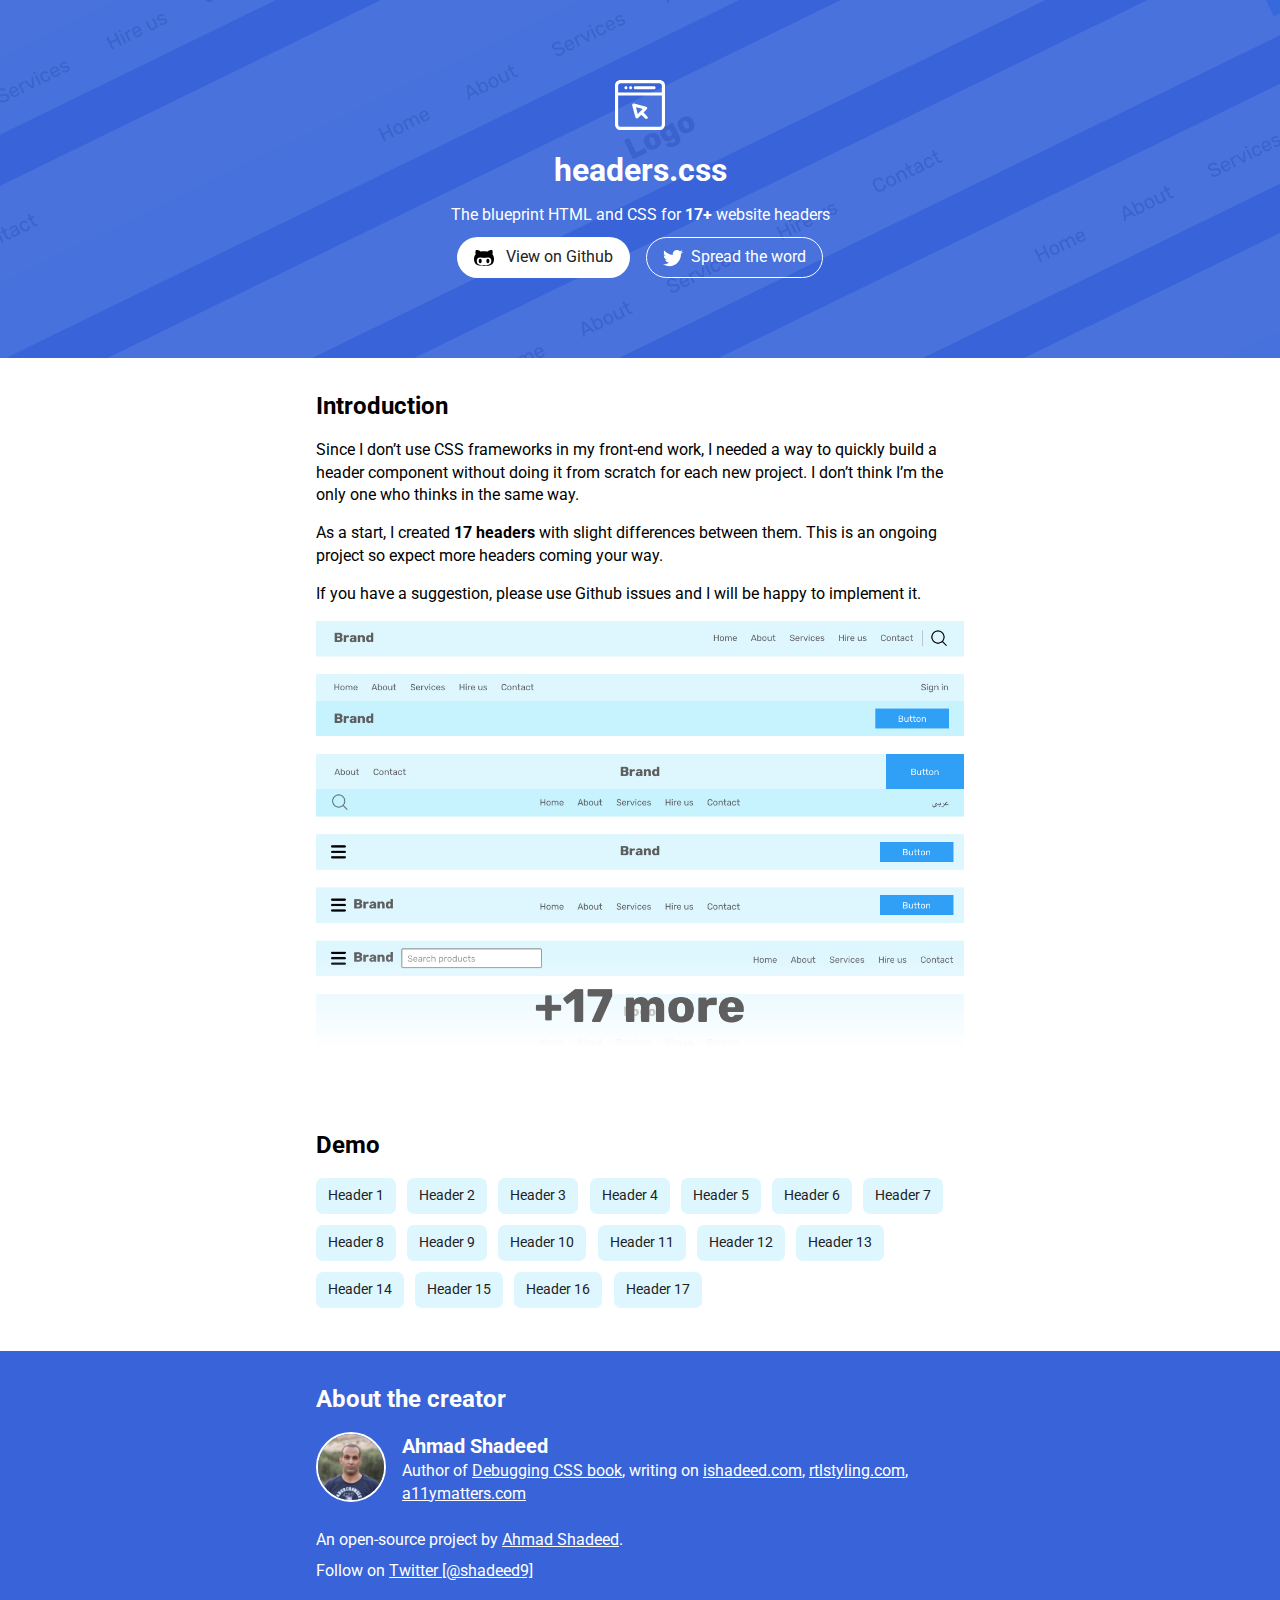
<file: headers-css-master/index.html>
<!DOCTYPE html>
<html lang="en">
  <head>
    <meta charset="UTF-8" />
    <title>Headers</title>
    <meta name="viewport" content="width=device-width, initial-scale=1" />
    <link rel="stylesheet" href="styles/reset.min.css" />
    <link rel="stylesheet" href="styles/style.css" />
    <link rel="stylesheet" href="styles/home.css" />

    <meta name="twitter:title" content="Headers.css" />
    <meta name="twitter:card" content="summary_large_image" />
    <meta
      name="twitter:description"
      content="The HTML and CSS for 17+ website headers"
    />
    <meta name="twitter:site" content="@shadeed9" />
    <meta name="twitter:creator" content="@shadeed9" />
    <meta
      name="twitter:image"
      content="https://headers-css.vercel.app/img/card.jpg"
    />

    <meta name="og:title" content="Headers.css" />
    <meta
      name="og:site_name"
      content="The HTML and CSS for 17+ website headers"
    />
    <meta
      name="og:image"
      content="https://headers-css.vercel.app/img/card.jpg"
    />
    <meta name="og:type" content="website" />
    <meta name="og:locale" content="en_US" />

    <!-- Global site tag (gtag.js) - Google Analytics -->
    <script
      async
      src="https://www.googletagmanager.com/gtag/js?id=UA-42479265-6"
    ></script>
    <script>
      window.dataLayer = window.dataLayer || [];
      function gtag() {
        dataLayer.push(arguments);
      }
      gtag("js", new Date());

      gtag("config", "UA-42479265-6");
    </script>
  </head>
  <body>
    <header>
      <img role="presentation" src="img/header-icon.svg" alt="" />
      <h1>headers.css</h1>
      <p>The blueprint HTML and CSS for <strong>17+</strong> website headers</p>
      <p class="links-wrapper">
        <a class="link" href="https://github.com/shadeed/headers-css"
          ><svg
            height="512"
            viewBox="0 0 24 24"
            width="512"
            xmlns="http://www.w3.org/2000/svg"
          >
            <path
              d="M12.29 21.499c3.73 0 8.94.09 10.835-3.701.715-1.449.875-3.122.875-4.7h-.001c0-2.073-.575-4.047-1.95-5.651a7.558 7.558 0 00.385-2.385c0-1.064-.24-1.598-.73-2.563-2.24 0-3.69.42-5.39 1.742a17.46 17.46 0 00-4.02-.455c-1.495 0-2.986.154-4.435.495C6.134 2.945 4.684 2.5 2.419 2.5c-.484.965-.729 1.499-.729 2.563 0 .811.125 1.632.385 2.414C.695 9.066 0 11.025 0 13.098c0 1.578.281 3.266 1.01 4.701 1.97 3.835 7.49 3.7 11.28 3.7zm-5.289-9.99c.95 0 1.865.168 2.8.297 3.418.52 5.215-.297 7.31-.297 2.339 0 3.675 1.915 3.675 4.087 0 4.349-4.015 5.012-7.53 5.012h-2.41c-3.5 0-7.52-.667-7.52-5.012 0-2.172 1.334-4.087 3.675-4.087z"
            />
            <path
              d="M16.655 18.323c1.29 0 1.835-1.692 1.835-2.727s-.545-2.727-1.835-2.727-1.835 1.692-1.835 2.727.545 2.727 1.835 2.727zM7.47 18.323c1.29 0 1.835-1.692 1.835-2.727S8.759 12.87 7.47 12.87s-1.835 1.692-1.835 2.727.545 2.726 1.835 2.726z"
            />
          </svg>
          View on Github</a
        >
        <a
          class="link link--secondary"
          href="https://twitter.com/intent/tweet?text=Headers.css%20by%20@shadeed9%20https://headers-css.vercel.app/"
        >
          <svg xmlns="http://www.w3.org/2000/svg" viewBox="0 0 512 512">
            <path
              d="M512 97.248c-19.04 8.352-39.328 13.888-60.48 16.576 21.76-12.992 38.368-33.408 46.176-58.016-20.288 12.096-42.688 20.64-66.56 25.408C411.872 60.704 384.416 48 354.464 48c-58.112 0-104.896 47.168-104.896 104.992 0 8.32.704 16.32 2.432 23.936-87.264-4.256-164.48-46.08-216.352-109.792-9.056 15.712-14.368 33.696-14.368 53.056 0 36.352 18.72 68.576 46.624 87.232-16.864-.32-33.408-5.216-47.424-12.928v1.152c0 51.008 36.384 93.376 84.096 103.136-8.544 2.336-17.856 3.456-27.52 3.456-6.72 0-13.504-.384-19.872-1.792 13.6 41.568 52.192 72.128 98.08 73.12-35.712 27.936-81.056 44.768-130.144 44.768-8.608 0-16.864-.384-25.12-1.44C46.496 446.88 101.6 464 161.024 464c193.152 0 298.752-160 298.752-298.688 0-4.64-.16-9.12-.384-13.568 20.832-14.784 38.336-33.248 52.608-54.496z"
            /></svg
          >Spread the word</a
        >
      </p>
    </header>

    <section>
      <div class="wrapper content">
        <h2>Introduction</h2>
        <p>
          Since I don’t use CSS frameworks in my front-end work, I needed a way
          to quickly build a header component without doing it from scratch for
          each new project. I don’t think I’m the only one who thinks in the
          same way.
        </p>
        <p>
          As a start, I created <strong>17 headers</strong> with slight
          differences between them. This is an ongoing project so expect more
          headers coming your way.
        </p>

        <p>
          If you have a suggestion, please use Github issues and I will be happy
          to implement it.
        </p>

        <img src="img/header-css.jpg" alt="" />
      </div>
    </section>

    <section>
      <div class="wrapper content">
        <h2>Demo</h2>
        <ul class="demo">
          <li><a href="header-1.html">Header 1</a></li>
          <li><a href="header-2.html">Header 2</a></li>
          <li><a href="header-3.html">Header 3</a></li>
          <li><a href="header-4.html">Header 4</a></li>
          <li><a href="header-5.html">Header 5</a></li>
          <li><a href="header-6.html">Header 6</a></li>
          <li><a href="header-7.html">Header 7</a></li>
          <li><a href="header-8.html">Header 8</a></li>
          <li><a href="header-9.html">Header 9</a></li>
          <li><a href="header-10.html">Header 10</a></li>
          <li><a href="header-11.html">Header 11</a></li>
          <li><a href="header-12.html">Header 12</a></li>
          <li><a href="header-13.html">Header 13</a></li>
          <li><a href="header-14.html">Header 14</a></li>
          <li><a href="header-15.html">Header 15</a></li>
          <li><a href="header-16.html">Header 16</a></li>
          <li><a href="header-17.html">Header 17</a></li>
        </ul>
      </div>
    </section>

    <footer>
      <div class="wrapper">
        <h2>About the creator</h2>
        <div class="author">
          <img class="author-avatar" src="img/shadeed.jpg" alt="" />
          <div class="author-meta">
            <h3 class="author-name">Ahmad Shadeed</h3>
            <p class="author-desc">
              Author of
              <a href="http://debuggingcss.com/">Debugging CSS book</a>, writing
              on <a href="http://ishadeed.com/">ishadeed.com</a>,
              <a href="https://www.rtlstyling.com/">rtlstyling.com</a>,
              <a href="https://www.a11ymatters.com/">a11ymatters.com</a>
            </p>
          </div>
        </div>
        <p>
          An open-source project by
          <a href="http://ishadeed.com/">Ahmad Shadeed</a>.
        </p>
        <p>
          Follow on
          <a href="https://twitter.com/shadeed9">Twitter [@shadeed9]</a>
        </p>
      </div>
    </footer>
  </body>
</html>
</file>
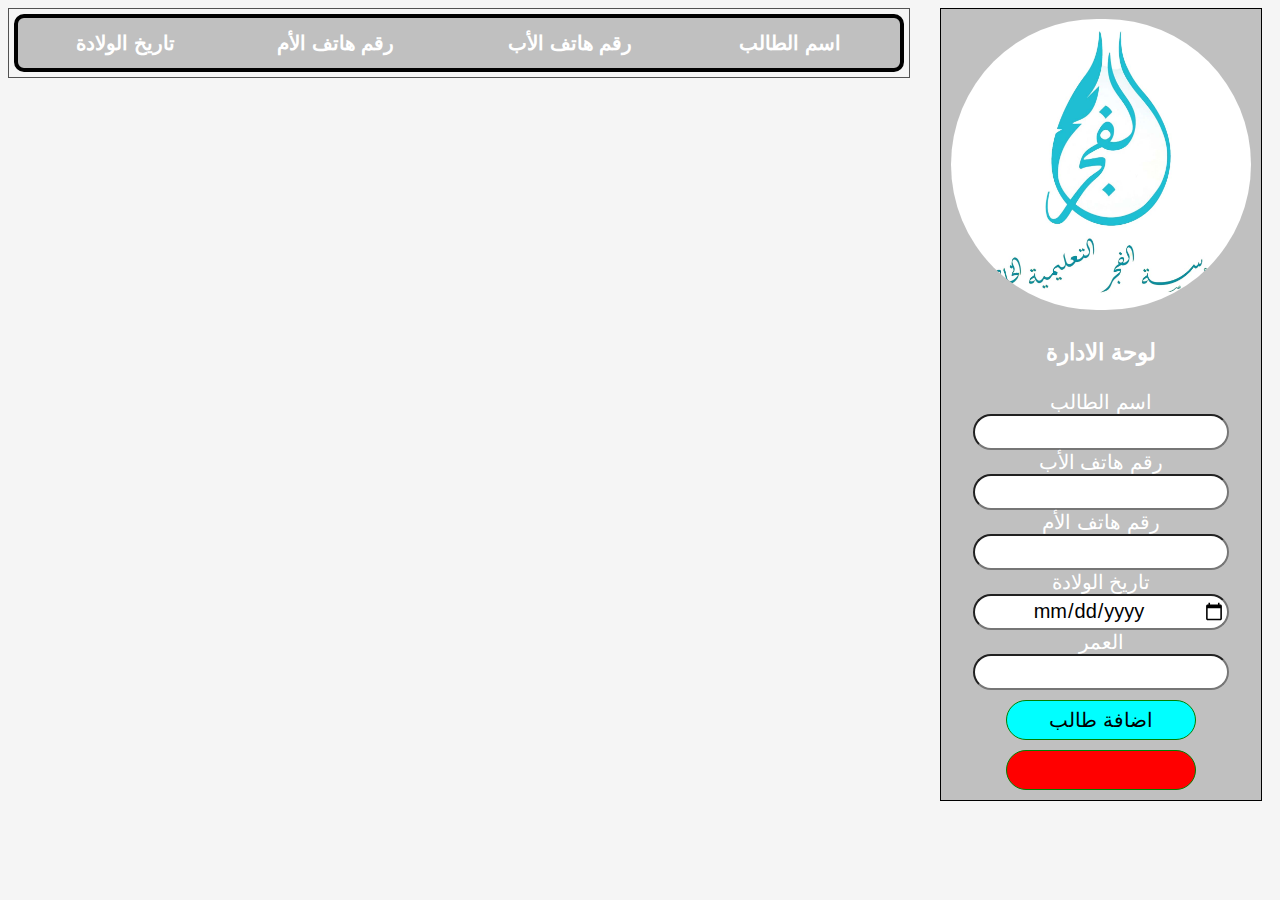
<file: privateweb/index.html>
<!DOCTYPE html>
<html lang="ar">
<head>
    <meta charset="UTF-8">
    <meta http-equiv="X-UA-Compatible" content="IE=edge">
    <meta name="viewport" content="width=device-width, initial-scale=1.0">
    <link rel="stylesheet" href="style.css">
    <title>مركز الادارة</title>
</head>
<body dir="rtl">
    <div id="mother">
        <form action="">
        <aside>
            <div class="container">
                <img id="logo" src="/theme/images/img-01.png" alt="LOGO">
                <h3>لوحة الادارة</h3>
                <label for="name">اسم الطالب</label><br>
                <input type="text" name="name" id="fname"><br>
                <label for="num1">رقم هاتف الأب</label><br>
                <input type="text" id="lname"><br>
                <label for="num2">رقم هاتف الأم</label><br>
                <input type="text" id="email"><br>
                <label for="date">تاريخ الولادة</label><br>
                <input type="date" id="age"><br>
                <label for="num3">العمر</label><br>
                <input type="number" id="num3"><br>
                <input type="button" name="button" id="btn" value="اضافة طالب" onclick="AddRow()">
                <input id="del" name="del" type="button">
            </div>
        </aside>
        <main>
            <table id="show">
                <tr>
                    <th>اسم الطالب</th>
                    <th>رقم هاتف الأب</th>
                    <th>رقم هاتف الأم</th>
                    <th>تاريخ الولادة</th>
                </tr>
            </table>
        </main>
    </form>
    </div>
    <script>
		
		var list1 = [];
		var list2 = [];
		var list3 = [];
		var list4 = [];

		var n = 1;
		var x = 0;

		function AddRow(){

			var AddRown = document.getElementById('show');
			var NewRow = AddRown.insertRow(n);

			list1[x] = document.getElementById("fname").value;
			list2[x] = document.getElementById("lname").value;
			list3[x] = document.getElementById("email").value;
			list4[x] = document.getElementById("age").value;

			var cel1 = NewRow.insertCell(0);
			var cel2 = NewRow.insertCell(1);
			var cel3 = NewRow.insertCell(2);
			var cel4 = NewRow.insertCell(3);

			cel1.innerHTML = list1[x];
			cel2.innerHTML = list2[x];
			cel3.innerHTML = list3[x];
			cel4.innerHTML = list4[x];

			n++;
			x++;
		}

	</script>  
</body>
</html>
</file>
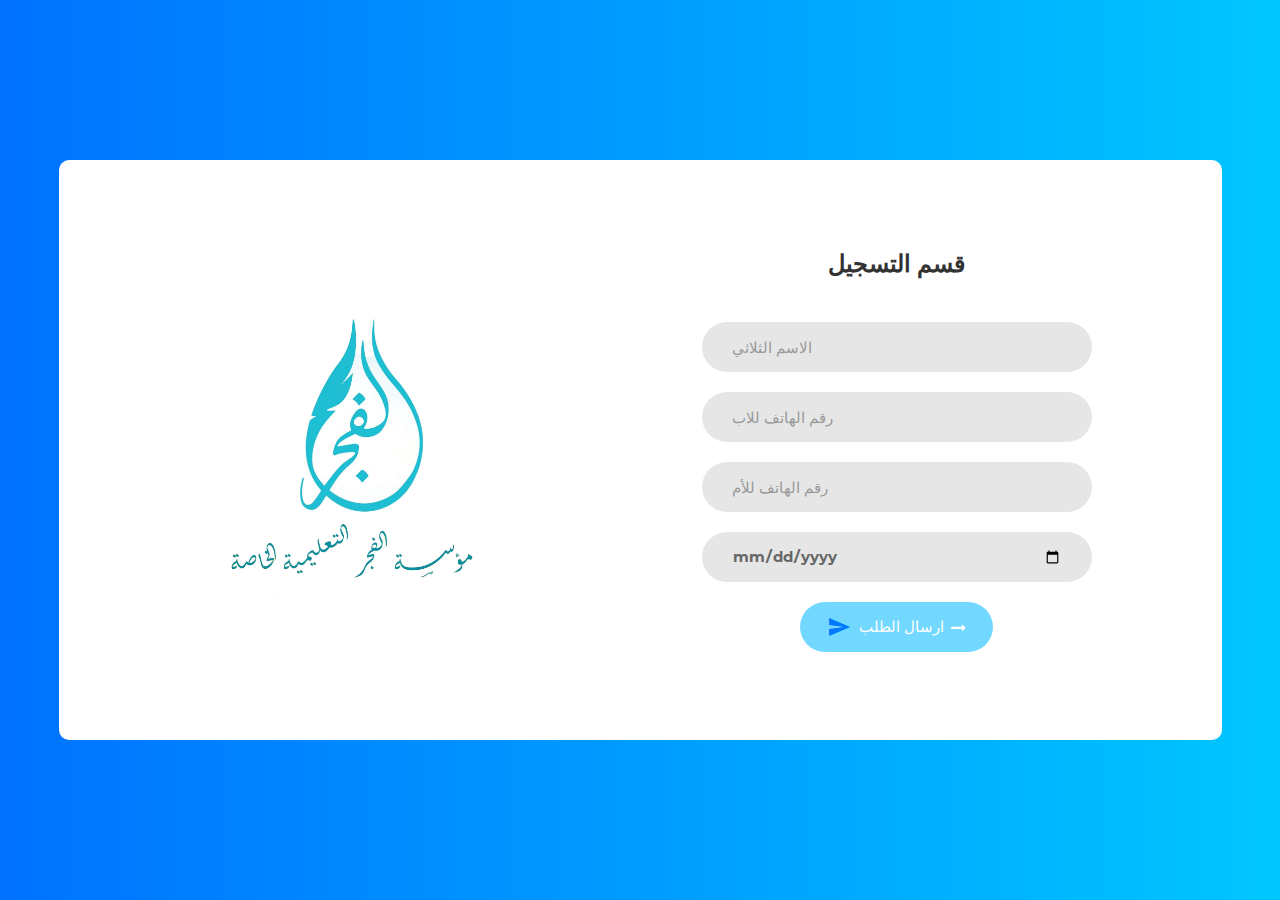
<file: REGISTER-YOUR-CHILD/index.html>
<!DOCTYPE html>
<html lang="ar">
<head>
	<title>التسجبل</title>
	<meta charset="UTF-8">
	<meta name="viewport" content="width=device-width, initial-scale=1">
<!--===============================================================================================-->
	<link rel="icon" type="image/png" href="images/icons/favicon.ico"/>
	<link href="https://fonts.googleapis.com/icon?family=Material+Icons" rel="stylesheet"> 
<!--===============================================================================================-->
	<link rel="stylesheet" type="text/css" href="vendor/bootstrap/css/bootstrap.min.css">
<!--===============================================================================================-->
	<link rel="stylesheet" type="text/css" href="fonts/font-awesome-4.7.0/css/font-awesome.min.css">
<!--===============================================================================================-->
	<link rel="stylesheet" type="text/css" href="vendor/animate/animate.css">
<!--===============================================================================================-->
	<link rel="stylesheet" type="text/css" href="vendor/css-hamburgers/hamburgers.min.css">
<!--===============================================================================================-->
	<link rel="stylesheet" type="text/css" href="vendor/select2/select2.min.css">
<!--===============================================================================================-->
	<link rel="stylesheet" type="text/css" href="css/util.css">
	<link rel="stylesheet" type="text/css" href="css/main.css">
	<link rel="stylesheet" type="text/css" href="css copy/aos.css">
<!--===============================================================================================-->
</head>
<body>

	<div class="contact1">
		<div class="container-contact1">
			<div class="contact1-pic js-tilt" data-tilt>
				<img src="images/img-01.png" alt="IMG" >
			</div>

			<form class="contact1-form validate-form">
				<span class="contact1-form-title"  style="font-family: 'Segoe UI', Tahoma, Geneva, Verdana, sans-serif; font-weight: bold;">
					قسم التسجيل
				</span>

				<div class="wrap-input1 validate-input" data-validate = "Name is required in arabic">
					<input class="input1" type="text" name="name" placeholder="الاسم الثلاثي">
					<span class="shadow-input1"></span>
				</div>

				<div class="wrap-input1 validate-input" data-validate = "Valid email is required: ex@abc.xyz">
					<input class="input1" type="tel" name="phonennumber" placeholder="رقم الهاتف للاب">
					<span class="shadow-input1"></span>
				</div>

				<div class="wrap-input1 validate-input" data-validate = "Subject is required">
					<input class="input1" type="tel" name="phonennumber" placeholder="رقم الهاتف للأم">
					<span class="shadow-input1"></span>
				</div>

				<div class="wrap-input1 validate-input" data-validate = "Message is required">
					<input type="date" class="input1" name="address" placeholder="موقع المنزل" maxlength="200">
					<span class="shadow-input1"></span>
				</div>

				<div class="container-contact1-form-btn">
					<button id="/Mian/theme/inde.html" class="contact1-form-btn">
						<span style="padding-bottom: 8px;"></span>
						 	<a style="color: #0078ff; padding-right: 8px;" class="material-icons">send</a>ارسال الطلب
							<i style="padding-bottom: 0px;" class="fa fa-long-arrow-right" aria-hidden="true" href="/Mian/theme/index.html"></i>
						
					</button>
				</div>
			</form>
		</div>
	</div>




<!--===============================================================================================-->
	<script src="vendor/jquery/jquery-3.2.1.min.js"></script>
<!--===============================================================================================-->
	<script src="vendor/bootstrap/js/popper.js"></script>
	<script src="vendor/bootstrap/js/bootstrap.min.js"></script>
<!--===============================================================================================-->
	<script src="vendor/select2/select2.min.js"></script>
<!--===============================================================================================-->
	<script src="vendor/tilt/tilt.jquery.min.js"></script>
	<script >
		$('.js-tilt').tilt({
			scale: 1.1
		})
	</script>

<!-- Global site tag (gtag.js) - Google Analytics -->
<script async src="https://www.googletagmanager.com/gtag/js?id=UA-23581568-13"></script>
<script>
  window.dataLayer = window.dataLayer || [];
  function gtag(){dataLayer.push(arguments);}
  gtag('js', new Date());

  gtag('config', 'UA-23581568-13');
</script>

<!--===============================================================================================-->
	<script src="js/main.js"></script>

</body>
</html>
</file>
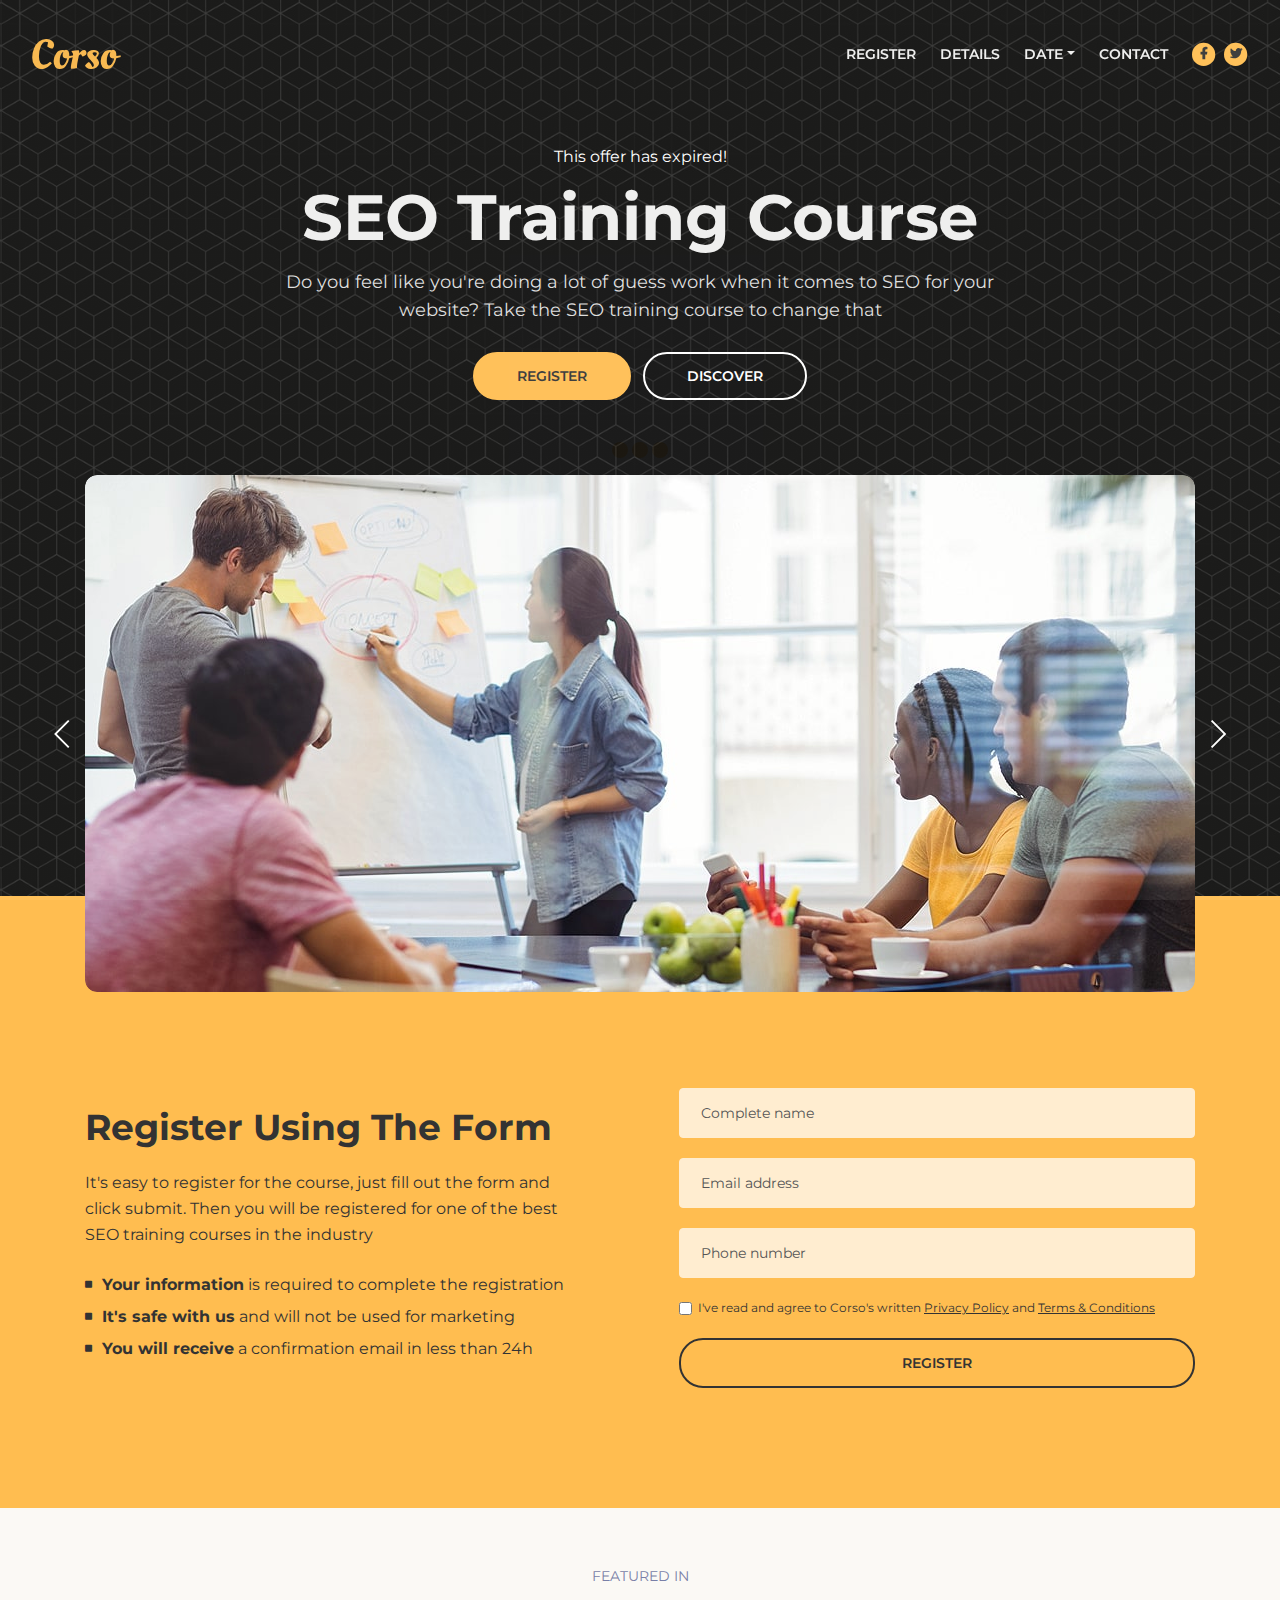
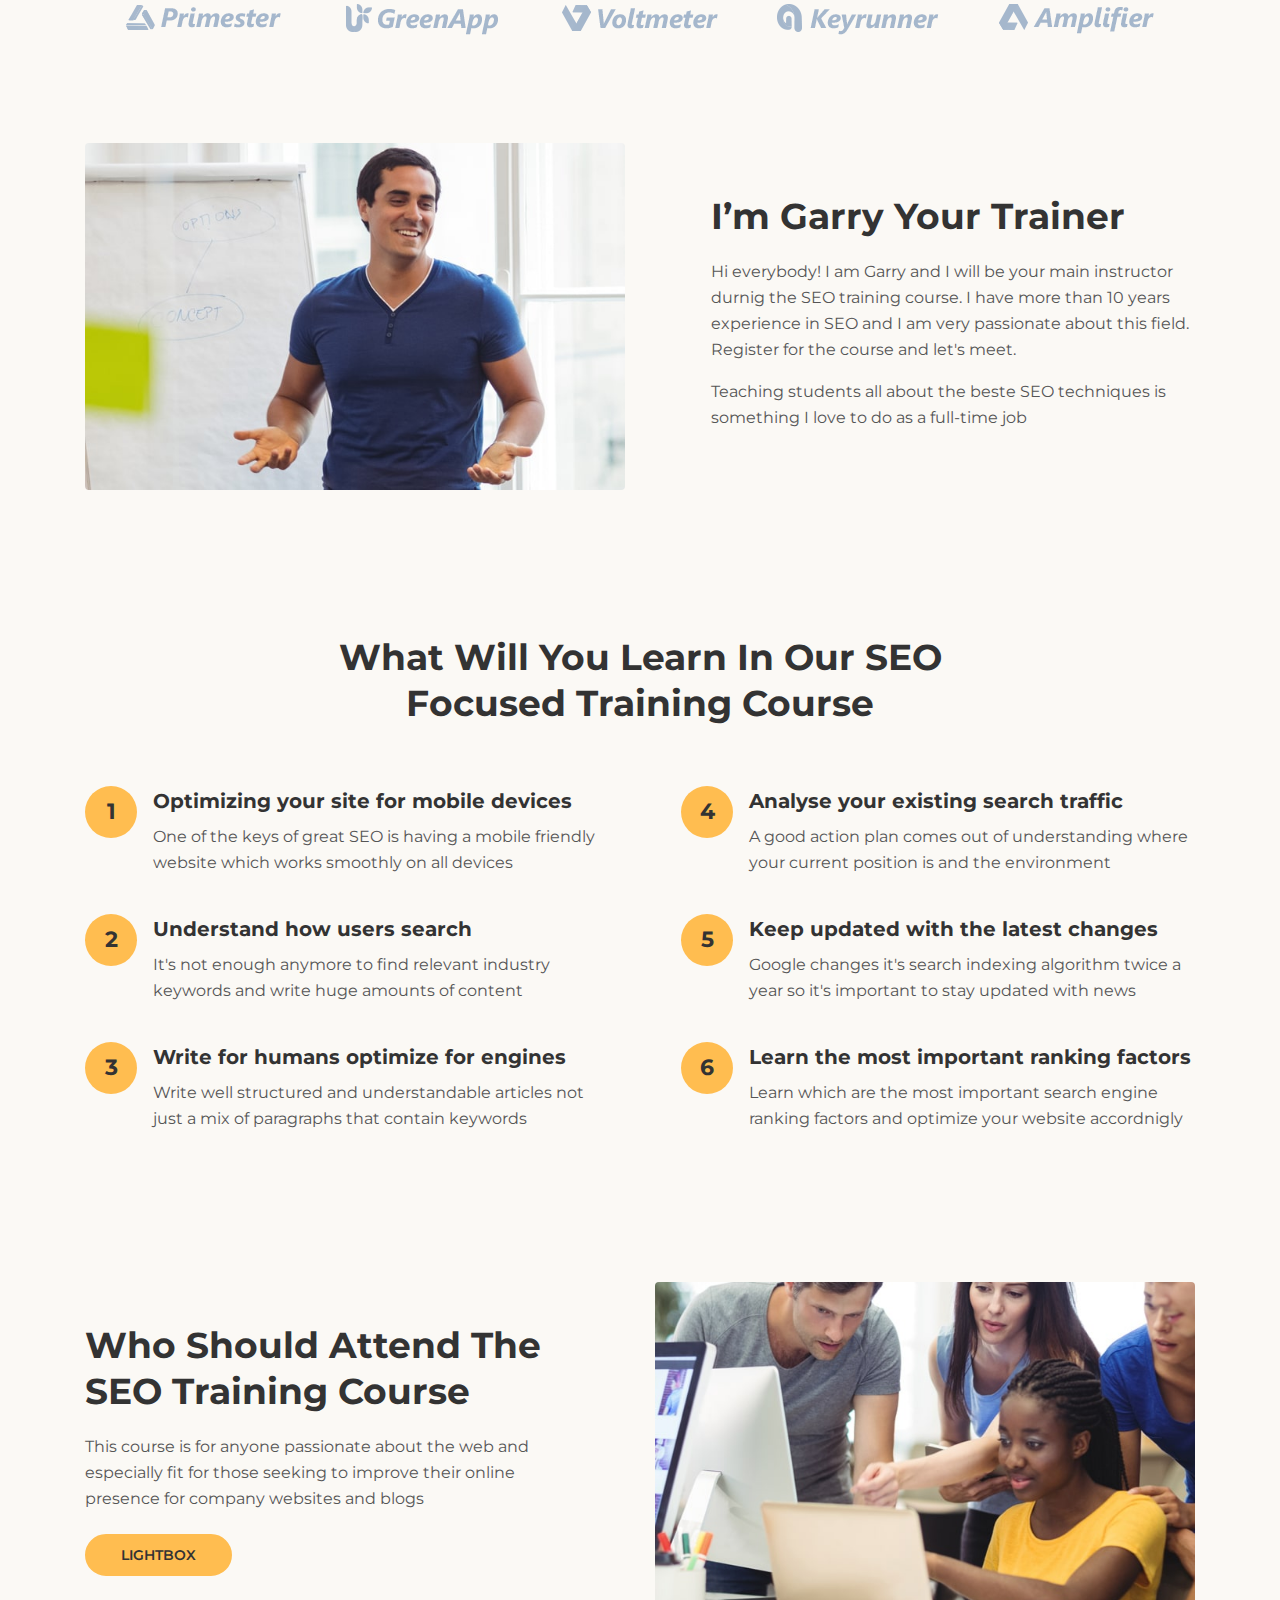
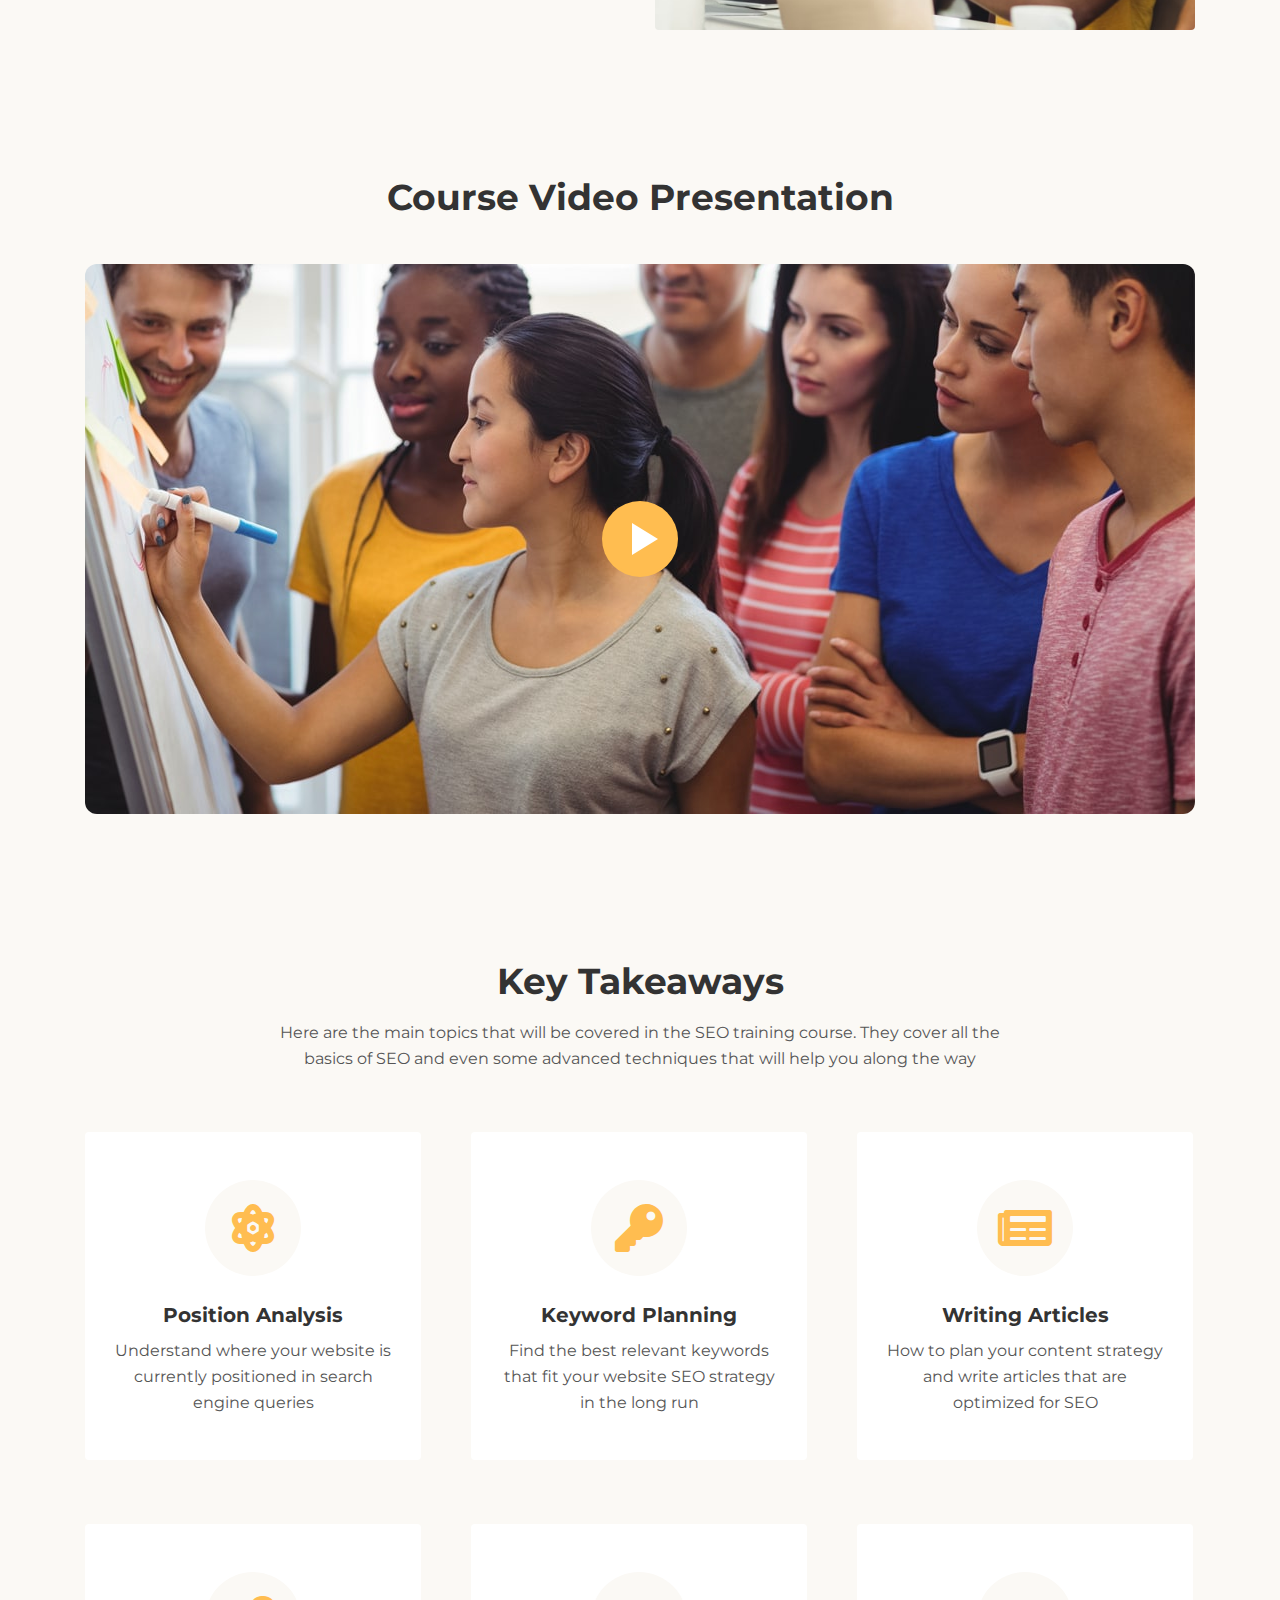
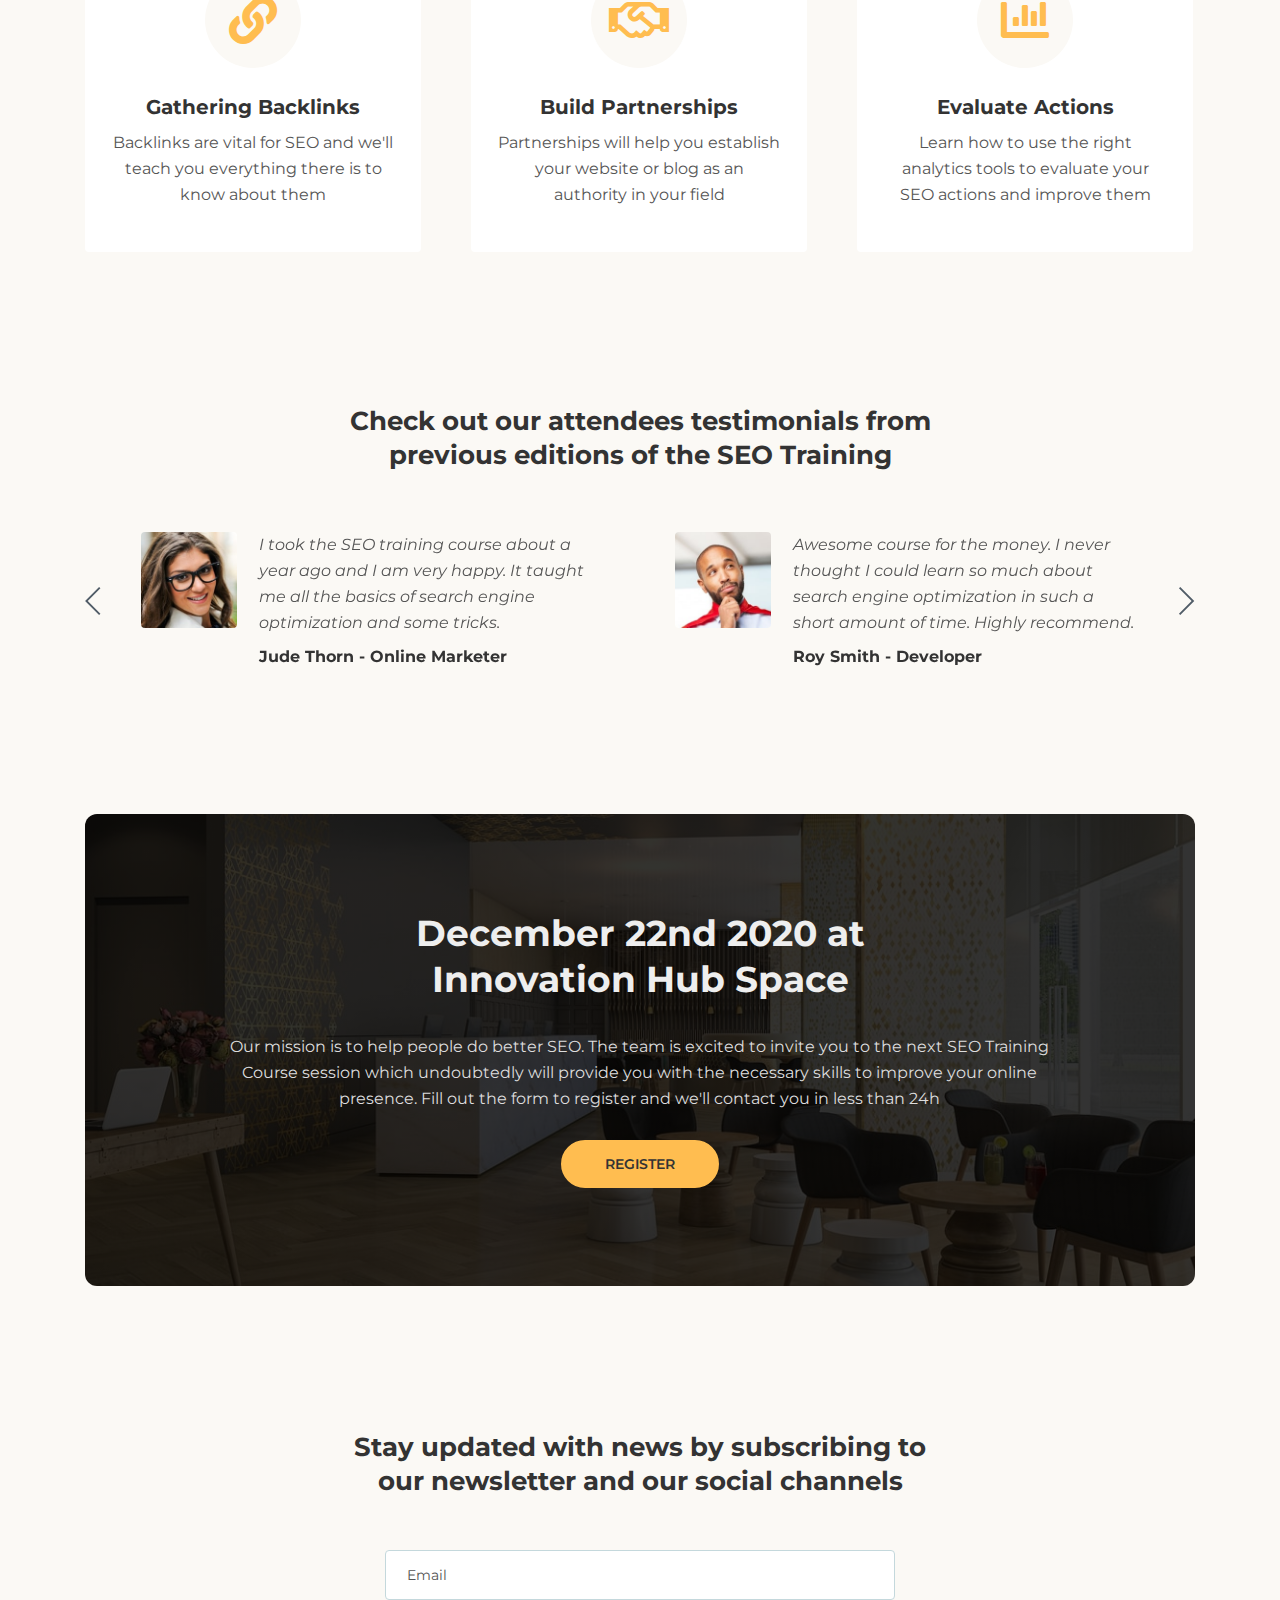
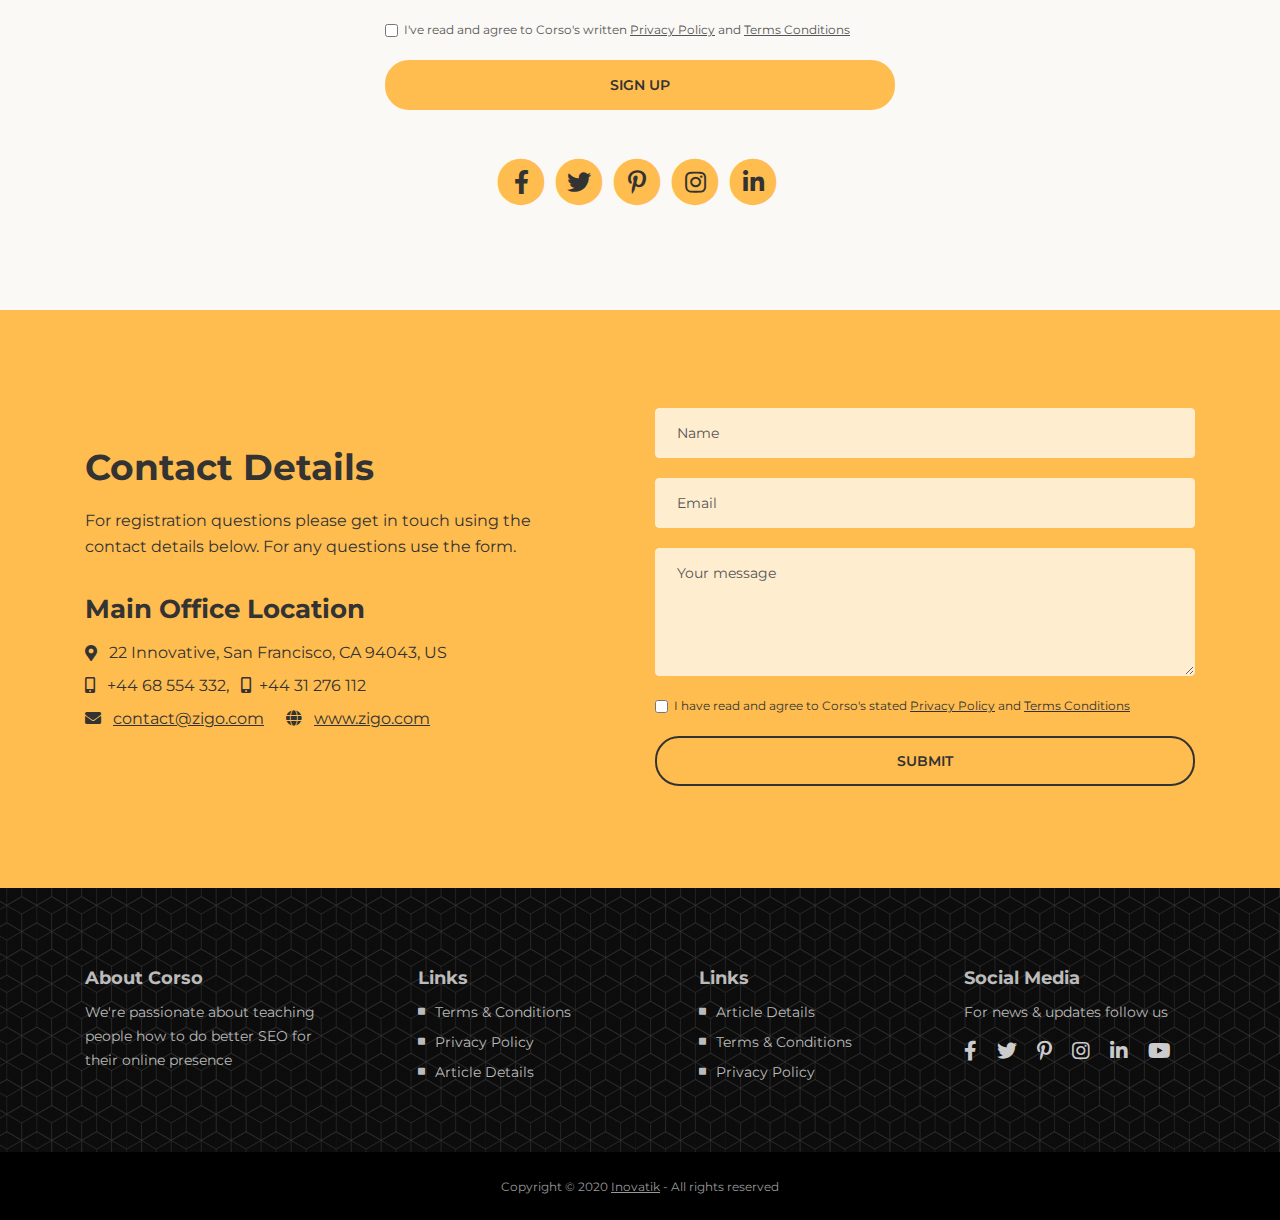
<file: theme/web/index.html>
<!DOCTYPE html>
<html lang="en">
<head>
    <meta charset="utf-8">
    <meta name="viewport" content="width=device-width, initial-scale=1, shrink-to-fit=no">
    
    <!-- SEO Meta Tags -->
    <meta name="description" content="Landing page template built with HTML and Bootstrap 4 for presenting training courses, classes, workshops and for convincing visitors to register using the form.">
    <meta name="author" content="Inovatik">

    <!-- OG Meta Tags to improve the way the post looks when you share the page on LinkedIn, Facebook, Google+ -->
	<meta property="og:site_name" content="" /> <!-- website name -->
	<meta property="og:site" content="" /> <!-- website link -->
	<meta property="og:title" content=""/> <!-- title shown in the actual shared post -->
	<meta property="og:description" content="" /> <!-- description shown in the actual shared post -->
	<meta property="og:image" content="" /> <!-- image link, make sure it's jpg -->
	<meta property="og:url" content="" /> <!-- where do you want your post to link to -->
	<meta property="og:type" content="article" />

    <!-- Website Title -->
    <title>Corso - Training Course Landing Page Template</title>
    
    <!-- Styles -->
    <link href="https://fonts.googleapis.com/css?family=Montserrat:400,400i,600,700,700i&display=swap" rel="stylesheet">
    <link href="css/bootstrap.css" rel="stylesheet">
    <link href="css/fontawesome-all.css" rel="stylesheet">
    <link href="css/swiper.css" rel="stylesheet">
	<link href="css/magnific-popup.css" rel="stylesheet">
	<link href="css/styles.css" rel="stylesheet">
	
	<!-- Favicon  -->
    <link rel="icon" href="images/favicon.png">
</head>
<body data-spy="scroll" data-target=".fixed-top">
    
    <!-- Preloader -->
	<div class="spinner-wrapper">
        <div class="spinner">
            <div class="bounce1"></div>
            <div class="bounce2"></div>
            <div class="bounce3"></div>
        </div>
    </div>
    <!-- end of preloader -->
    

    <!-- Navigation -->
    <nav class="navbar navbar-expand-lg navbar-dark navbar-custom fixed-top">

        <!-- Text Logo - Use this if you don't have a graphic logo -->
        <!-- <a class="navbar-brand logo-text page-scroll" href="index.html">Corso</a> -->

        <!-- Image Logo -->
        <a class="navbar-brand logo-image" href="index.html"><img src="images/logo.svg" alt="alternative"></a> 
        
        <!-- Mobile Menu Toggle Button -->
        <button class="navbar-toggler" type="button" data-toggle="collapse" data-target="#navbarsExampleDefault" aria-controls="navbarsExampleDefault" aria-expanded="false" aria-label="Toggle navigation">
            <span class="navbar-toggler-awesome fas fa-bars"></span>
            <span class="navbar-toggler-awesome fas fa-times"></span>
        </button>
        <!-- end of mobile menu toggle button -->

        <div class="collapse navbar-collapse" id="navbarsExampleDefault">
            <ul class="navbar-nav ml-auto">
                <li class="nav-item">
                    <a class="nav-link page-scroll" href="#register">REGISTER <span class="sr-only">(current)</span></a>
                </li>
                <li class="nav-item">
                    <a class="nav-link page-scroll" href="#description">DETAILS</a>
                </li>

                <!-- Dropdown Menu -->          
                <li class="nav-item dropdown">
                    <a class="nav-link dropdown-toggle page-scroll" href="#date" id="navbarDropdown" role="button" aria-haspopup="true" aria-expanded="false">DATE</a>
                    <div class="dropdown-menu" aria-labelledby="navbarDropdown">
                        <a class="dropdown-item" href="article-details.html"><span class="item-text">ARTICLE DETAILS</span></a>
                        <div class="dropdown-divider"></div>
                        <a class="dropdown-item" href="terms-conditions.html"><span class="item-text">TERMS CONDITIONS</span></a>
                        <div class="dropdown-divider"></div>
                        <a class="dropdown-item" href="privacy-policy.html"><span class="item-text">PRIVACY POLICY</span></a>
                    </div>
                </li>
                <!-- end of dropdown menu -->

                <li class="nav-item">
                    <a class="nav-link page-scroll" href="#contact">CONTACT</a>
                </li>
            </ul>
            <span class="nav-item social-icons">
                <span class="fa-stack">
                    <a href="#your-link">
                        <i class="fas fa-circle fa-stack-2x"></i>
                        <i class="fab fa-facebook-f fa-stack-1x"></i>
                    </a>
                </span>
                <span class="fa-stack">
                    <a href="#your-link">
                        <i class="fas fa-circle fa-stack-2x"></i>
                        <i class="fab fa-twitter fa-stack-1x"></i>
                    </a>
                </span>
            </span>
        </div>
    </nav> <!-- end of navbar -->
    <!-- end of navigation -->


    <!-- Header -->
    <header id="header" class="header">
        <div class="container">
            <div class="row">
                <div class="col-lg-12">
                    <div class="text-container">
                        <div class="countdown">
                            <span id="clock"></span>
                        </div>
                        <h1>SEO Training Course</h1>
                        <p class="p-large">Do you feel like you're doing a lot of guess work when it comes to SEO for your website? Take the SEO training course to change that</p>
                        <a class="btn-solid-lg page-scroll" href="#register">REGISTER</a>
                        <a class="btn-outline-lg page-scroll" href="#instructor">DISCOVER</a>
                    </div> <!-- end of text-container -->
                </div> <!-- end of col -->
            </div> <!-- end of row -->
        </div> <!-- end of container -->
        
        <!-- Image Slider -->
        <div class="outer-container">
            <div class="slider-container">
                <div class="swiper-container image-slider-1">
                    <div class="swiper-wrapper">
                        
                        <!-- Slide -->
                        <div class="swiper-slide" >
                            <img class="img-fluid" src="images/details-slide-1.jpg" alt="alternative">
                        </div>
                        <!-- end of slide -->

                        <!-- Slide -->
                        <div class="swiper-slide">
                            <img class="img-fluid" src="images/details-slide-2.jpg" alt="alternative">
                        </div>
                        <!-- end of slide -->

                        <!-- Slide -->
                        <div class="swiper-slide">
                            <img class="img-fluid" src="images/details-slide-3.jpg" alt="alternative">
                        </div>
                        <!-- end of slide -->

                    </div> <!-- end of swiper-wrapper -->
                    
                    <!-- Add Arrows -->
                    <div class="swiper-button-next"></div>
                    <div class="swiper-button-prev"></div>
                    <!-- end of add arrows -->
                    
                </div> <!-- end of swiper-container -->
            </div> <!-- end of slider-container -->
        </div> <!-- end of outer-container -->
        <!-- end of image slider -->

    </header> <!-- end of header -->
    <!-- end of header -->


    <!-- Registration -->
    <div id="register" class="form-1">
        <div class="container">
            <div class="row">
                <div class="col-lg-6">
                    <div class="text-container">
                        <h2>Register Using The Form</h2>
                        <p>It's easy to register for the course, just fill out the form and click submit. Then you will be registered for one of the best SEO training courses in the industry</p>
                        <ul class="list-unstyled li-space-lg">
                            <li class="media">
                                <i class="fas fa-square"></i>
                                <div class="media-body"><strong>Your information</strong> is required to complete the registration</div>
                            </li>
                            <li class="media">
                                <i class="fas fa-square"></i>
                                <div class="media-body"><strong>It's safe with us</strong> and will not be used for marketing</div>
                            </li>
                            <li class="media">
                                <i class="fas fa-square"></i>
                                <div class="media-body"><strong>You will receive</strong> a confirmation email in less than 24h</div>
                            </li>
                        </ul>
                    </div> <!-- end of text-container -->
                </div> <!-- end of col -->
                <div class="col-lg-6">

                    <!-- Registration Form -->
                    <div class="form-container">
                        <form id="registrationForm" data-toggle="validator" data-focus="false">
                            <div class="form-group">
                                <input type="text" class="form-control-input" id="rname" name="rname" required>
                                <label class="label-control" for="rname">Complete name</label>
                                <div class="help-block with-errors"></div>
                            </div>
                            <div class="form-group">
                                <input type="email" class="form-control-input" id="remail" name="remail" required>
                                <label class="label-control" for="remail">Email address</label>
                                <div class="help-block with-errors"></div>
                            </div>
                            <div class="form-group">
                                <input type="text" class="form-control-input" id="rphone" name="rphone" required>
                                <label class="label-control" for="rphone">Phone number</label>
                                <div class="help-block with-errors"></div>
                            </div>
                            <div class="form-group checkbox">
                                <input type="checkbox" id="rterms" value="Agreed-to-Terms" name="rterms" required>I've read and agree to Corso's written <a href="privacy-policy.html">Privacy Policy</a> and <a href="terms-conditions.html">Terms & Conditions</a>
                                <div class="help-block with-errors"></div>
                            </div>
                            <div class="form-group">
                                <button type="submit" class="form-control-submit-button">REGISTER</button>
                            </div>
                            <div class="form-message">
                                <div id="rmsgSubmit" class="h3 text-center hidden"></div>
                            </div>
                        </form>
                    </div> <!-- end of form-container -->
                    <!-- end of registration form -->
                    
                </div> <!-- end of col -->
            </div> <!-- end of row -->
        </div> <!-- end of container -->
    </div> <!-- end of form-1 -->
    <!-- end of registration -->


    <!-- Partners -->
    <div class="slider-1">
        <div class="container">
            <div class="row">
                <div class="col-lg-12">
                    <p class="p-small">FEATURED IN</p>

                    <!-- Image Slider -->
                    <div class="slider-container">
                        <div class="swiper-container image-slider-2">
                            <div class="swiper-wrapper">
                                <div class="swiper-slide">
                                        <img class="img-fluid" src="images/customer-logo-1.png" alt="alternative">
                                </div>
                                <div class="swiper-slide">
                                        <img class="img-fluid" src="images/customer-logo-2.png" alt="alternative">
                                </div>
                                <div class="swiper-slide">
                                        <img class="img-fluid" src="images/customer-logo-3.png" alt="alternative">
                                </div>
                                <div class="swiper-slide">
                                        <img class="img-fluid" src="images/customer-logo-4.png" alt="alternative">
                                </div>
                                <div class="swiper-slide">
                                        <img class="img-fluid" src="images/customer-logo-5.png" alt="alternative">
                                </div>
                                <div class="swiper-slide">
                                        <img class="img-fluid" src="images/customer-logo-6.png" alt="alternative">
                                </div>
                            </div> <!-- end of swiper-wrapper -->
                        </div> <!-- end of swiper container -->
                    </div> <!-- end of slider-container -->
                    <!-- end of image slider -->

                </div> <!-- end of col -->
            </div> <!-- end of row -->
        </div> <!-- end of container -->
    </div> <!-- end of slider-1 -->
    <!-- end of partners -->


    <!-- Instructor -->
    <div id="instructor" class="basic-1">
        <div class="container">
            <div class="row">
                <div class="col-lg-6">
                    <img class="img-fluid" src="images/instructor.jpg" alt="alternative">
                </div> <!-- end of col -->
                <div class="col-lg-6">
                    <div class="text-container">
                        <h2>I’m Garry Your Trainer</h2>
                        <p>Hi everybody! I am Garry and I will be your main instructor durnig the SEO training course. I have more than 10 years experience in SEO and I am very passionate about this field. Register for the course and let's meet.</p>
                        <p>Teaching students all about the beste SEO techniques is something I love to do as a full-time job</p>
                    </div> <!-- end of text-container -->
                </div> <!-- end of col -->
            </div> <!-- end of row -->
        </div> <!-- end of container -->
    </div> <!-- end of basic-1 -->
    <!-- end of instructor -->


    <!-- Description -->
    <div id="description" class="basic-2">
        <div class="container">
            <div class="row">
                <div class="col-lg-12">
                    <h2>What Will You Learn In Our SEO Focused Training Course</h2>
                </div> <!-- end of col -->
            </div> <!-- end of row -->
            <div class="row">
                <div class="col-lg-6">
                    <ul class="list-unstyled li-space-lg first">
                        <li class="media">
                            <i class="bullet">1</i>
                            <div class="media-body">
                                <h4>Optimizing your site for mobile devices</h4>
                                <p>One of the keys of great SEO is having a mobile friendly website which works smoothly on all devices</p>
                            </div>
                        </li>
                        <li class="media">
                            <i class="bullet">2</i>
                            <div class="media-body">
                                <h4>Understand how users search</h4>
                                <p>It's not enough anymore to find relevant industry keywords and write huge amounts of content </p>
                            </div>
                        </li>
                        <li class="media">
                            <i class="bullet">3</i>
                            <div class="media-body">
                                <h4>Write for humans optimize for engines</h4>
                                <p>Write well structured and understandable articles not just a mix of paragraphs that contain keywords</p>
                            </div>
                        </li>
                    </ul>
                </div> <!-- end of col -->
                <div class="col-lg-6">
                    <ul class="list-unstyled li-space-lg second">
                        <li class="media">
                            <i class="bullet">4</i>
                            <div class="media-body">
                                <h4>Analyse your existing search traffic</h4>
                                <p>A good action plan comes out of understanding where your current position is and the environment</p>
                            </div>
                        </li>
                        <li class="media">
                            <i class="bullet">5</i>
                            <div class="media-body">
                                <h4>Keep updated with the latest changes</h4>
                                <p>Google changes it's search indexing algorithm twice a year so it's important to stay updated with news</p>
                            </div>
                        </li>
                        <li class="media">
                            <i class="bullet">6</i>
                            <div class="media-body">
                                <h4>Learn the most important ranking factors</h4>
                                <p>Learn which are the most important search engine ranking factors and optimize your website accordnigly</p>
                            </div>
                        </li>
                    </ul>
                </div> <!-- end of col -->
            </div> <!-- end of row -->
        </div> <!-- end of container -->
    </div> <!-- end of basic-2 -->
    <!-- end of description -->


    <!-- Students -->
    <div class="basic-3">
        <div class="container">
            <div class="row">
                <div class="col-lg-6">
                    <div class="text-container">
                        <h2>Who Should Attend The SEO Training Course</h2>
                        <p>This course is for anyone passionate about the web and especially fit for those seeking to improve their online presence for company websites and blogs </p>
                        <a class="btn-solid-reg popup-with-move-anim" href="#details-lightbox">LIGHTBOX</a>
                    </div> <!-- end of text-container -->
                </div> <!-- end of col -->
                <div class="col-lg-6">
                    <img class="img-fluid" src="images/students.jpg" alt="alternative">
                </div> <!-- end of col -->
            </div> <!-- end of row -->
        </div> <!-- end of container -->
    </div> <!-- end of basic-3 -->
    <!-- end of students -->


    <!-- Details Lightbox -->
	<div id="details-lightbox" class="lightbox-basic zoom-anim-dialog mfp-hide">
        <div class="container">
            <div class="row">
                <button title="Close (Esc)" type="button" class="mfp-close x-button">×</button>
                <div class="col-lg-8">
                    <div class="image-container">
                        <img class="img-fluid" src="images/details-lightbox.jpg" alt="alternative">
                    </div> <!-- end of image-container -->
                </div> <!-- end of col -->
                <div class="col-lg-4">
                    <h3>SEO Training Course</h3>
                    <hr>
                    <h5>For everybody</h5>
                    <p>The training course is dedicates to anyone passionate about the web and in need of improving their current online presence.</p>
                    <ul class="list-unstyled li-space-lg">
                        <li class="media">
                            <i class="fas fa-square"></i><div class="media-body">Link building framework</div>
                        </li>
                        <li class="media">
                            <i class="fas fa-square"></i><div class="media-body">Know your current position</div>
                        </li>
                        <li class="media">
                            <i class="fas fa-square"></i><div class="media-body">Partnering with blogs</div>
                        </li>
                        <li class="media">
                            <i class="fas fa-square"></i><div class="media-body">Naming your images</div>
                        </li>
                        <li class="media">
                            <i class="fas fa-square"></i><div class="media-body">Creating good sitemaps</div>
                        </li>
                        <li class="media">
                            <i class="fas fa-square"></i><div class="media-body">Writing for humans</div>
                        </li>
                    </ul>
                    <a class="btn-solid-reg mfp-close page-scroll" href="#register">SIGN UP</a> <a class="btn-outline-reg mfp-close as-button" href="#screenshots">BACK</a>
                </div> <!-- end of col -->
            </div> <!-- end of row -->
        </div> <!-- end of container -->
    </div> <!-- end of lightbox-basic -->
    <!-- end of details lightbox -->


    <!-- Video -->
    <div class="basic-4">
        <div class="container">
            <div class="row">
                <div class="col-lg-12">
                    <h2>Course Video Presentation</h2>

                    <!-- Video Preview -->
                    <div class="image-container">
                        <div class="video-wrapper">
                            <a class="popup-youtube" href="https://www.youtube.com/watch?v=fLCjQJCekTs" data-effect="fadeIn">
                                <img class="img-fluid" src="images/video.jpg" alt="alternative">
                                <span class="video-play-button">
                                    <span></span>
                                </span>
                            </a>
                        </div> <!-- end of video-wrapper -->
                    </div> <!-- end of image-container -->
                    <!-- end of video preview -->

                </div> <!-- end of col -->
            </div> <!-- end of row -->
        </div> <!-- end of container -->
    </div> <!-- end of basic-4 -->
    <!-- end of video -->


    <!-- Takeaways -->
    <div class="cards">
        <div class="container">
            <div class="row">
                <div class="col-lg-12">
                    <h2>Key Takeaways</h2>
                    <p class="p-heading">Here are the main topics that will be covered in the SEO training course. They cover all the basics of SEO and even some advanced techniques that will help you along the way</p>
                </div> <!-- end of col -->
            </div> <!-- end of row -->
            <div class="row">
                <div class="col-lg-12">

                    <!-- Card -->
                    <div class="card">
                        <div class="card-image">
                            <i class="fas fa-atom"></i>
                        </div>
                        <div class="card-body">
                            <h4 class="card-title">Position Analysis</h4>
                            <p>Understand where your website is currently positioned in search engine queries</p>
                        </div>
                    </div>
                    <!-- end of card -->

                    <!-- Card -->
                    <div class="card">
                        <div class="card-image">
                            <i class="fas fa-key"></i>
                        </div>
                        <div class="card-body">
                            <h4 class="card-title">Keyword Planning</h4>
                            <p>Find the best relevant keywords that fit your website SEO strategy in the long run</p>
                        </div>
                    </div>
                    <!-- end of card -->


                    <!-- Card -->
                    <div class="card">
                        <div class="card-image">
                            <i class="fas fa-newspaper"></i>
                        </div>
                        <div class="card-body">
                            <h4 class="card-title">Writing Articles</h4>
                            <p>How to plan your content strategy and write articles that are optimized for SEO</p>
                        </div>
                    </div>
                    <!-- end of card -->

                    <!-- Card -->
                    <div class="card">
                        <div class="card-image">
                            <i class="fas fa-link"></i>
                        </div>
                        <div class="card-body">
                            <h4 class="card-title">Gathering Backlinks</h4>
                            <p>Backlinks are vital for SEO and we'll teach you everything there is to know about them</p>
                        </div>
                    </div>
                    <!-- end of card -->

                    <!-- Card -->
                    <div class="card">
                        <div class="card-image">
                            <i class="far fa-handshake"></i>
                        </div>
                        <div class="card-body">
                            <h4 class="card-title">Build Partnerships</h4>
                            <p>Partnerships will help you establish your website or blog as an authority in your field</p>
                        </div>
                    </div>
                    <!-- end of card -->


                    <!-- Card -->
                    <div class="card">
                        <div class="card-image">
                            <i class="fas fa-chart-bar"></i>
                        </div>
                        <div class="card-body">
                            <h4 class="card-title">Evaluate Actions</h4>
                            <p>Learn how to use the right analytics tools to evaluate your SEO actions and improve them</p>
                        </div>
                    </div>
                    <!-- end of card -->
                    
                </div> <!-- end of col -->
            </div> <!-- end of row -->
        </div> <!-- end of container -->
    </div> <!-- end of cards -->
    <!-- end of takeaways -->


    <!-- Testimonials -->
    <div class="slider-2">
        <div class="container">
            <div class="row">
                <div class="col-lg-12">
                    <h3>Check out our attendees testimonials from previous editions of the SEO Training</h3>

                    <!-- Text Slider -->
                    <div class="slider-container">
                        <div class="swiper-container text-slider">
                            <div class="swiper-wrapper">
                                
                                <!-- Slide -->
                                <div class="swiper-slide">
                                    <div class="image-wrapper">
                                        <img class="img-fluid" src="images/testimonial-1.jpg" alt="alternative">
                                    </div> <!-- end of image-wrapper -->
                                    <div class="text-wrapper">
                                        <div class="testimonial-text">I took the SEO training course about a year ago and I am very happy. It taught me all the basics of search engine optimization and some tricks.</div>
                                        <div class="testimonial-author">Jude Thorn - Online Marketer</div>
                                    </div> <!-- end of text-wrapper -->
                                </div> <!-- end of swiper-slide -->
                                <!-- end of slide -->

                                <!-- Slide -->
                                <div class="swiper-slide">
                                    <div class="image-wrapper">
                                        <img class="img-fluid" src="images/testimonial-2.jpg" alt="alternative">
                                    </div> <!-- end of image-wrapper -->
                                    <div class="text-wrapper">
                                        <div class="testimonial-text">Awesome course for the money. I never thought I could learn so much about search engine optimization in such a short amount of time. Highly recommend.</div>
                                        <div class="testimonial-author">Roy Smith - Developer</div>
                                    </div> <!-- end of text-wrapper -->
                                </div> <!-- end of swiper-slide -->
                                <!-- end of slide -->

                                <!-- Slide -->
                                <div class="swiper-slide">
                                    <div class="image-wrapper">
                                        <img class="img-fluid" src="images/testimonial-3.jpg" alt="alternative">
                                    </div> <!-- end of image-wrapper -->
                                    <div class="text-wrapper">
                                        <div class="testimonial-text">Corso is the best SEO training course in the market. It teaches you all the basics but it also adds value with some advanced tips & tricks the are great.</div>
                                        <div class="testimonial-author">Martin Singer - Online Marketer</div>
                                    </div> <!-- end of text-wrapper -->
                                </div> <!-- end of swiper-slide -->
                                <!-- end of slide -->

                                <!-- Slide -->
                                <div class="swiper-slide">
                                    <div class="image-wrapper">
                                        <img class="img-fluid" src="images/testimonial-4.jpg" alt="alternative">
                                    </div> <!-- end of image-wrapper -->
                                    <div class="text-wrapper">
                                        <div class="testimonial-text">Learning SEO can actually be fun. I attended Corso SEO training and I had a great time with my peer students and the instructors. Highly recommended course.</div>
                                        <div class="testimonial-author">Ronda Louis - Business Owner</div>
                                    </div> <!-- end of text-wrapper -->
                                </div> <!-- end of swiper-slide -->
                                <!-- end of slide -->

                            </div> <!-- end of swiper-wrapper -->
                            
                            <!-- Add Arrows -->
                            <div class="swiper-button-next"></div>
                            <div class="swiper-button-prev"></div>
                            <!-- end of add arrows -->

                        </div> <!-- end of swiper-container -->
                    </div> <!-- end of slider-container -->
                    <!-- end of text slider -->

                </div> <!-- end of col -->
            </div> <!-- end of row -->
        </div> <!-- end of container -->
    </div> <!-- end of slider-2 -->
    <!-- end of testimonials -->


    <!-- Date -->
    <div id="date" class="basic-5">
        <div class="container">
            <div class="row">
                <div class="col-lg-12">
                    <div class="text-container">
                        <h2>December 22nd 2020 at Innovation Hub Space</h2>
                        <p>Our mission is to help people do better SEO. The team is excited to invite you to the next SEO Training Course session which undoubtedly will provide you with the necessary skills to improve your online presence. Fill out the form to register and we'll contact you in less than 24h</p>
                        <a class="btn-solid-lg page-scroll" href="#register">REGISTER</a>
                    </div> <!-- end of text-container -->
                </div> <!-- end of col -->
            </div> <!-- end of row -->
        </div> <!-- end of container -->
    </div> <!-- end of basic-5 -->
    <!-- end of date -->


    <!-- Newsletter -->
    <div class="form-2">
        <div class="container">
            <div class="row">
                <div class="col-lg-12">
                    <h3>Stay updated with news by subscribing to our newsletter and our social channels</h3>
                    
                    <!-- Newsletter Form -->
                    <form id="newsletterForm" data-toggle="validator" data-focus="false">
                        <div class="form-group">
                            <input type="email" class="form-control-input" id="nemail" required>
                            <label class="label-control" for="nemail">Email</label>
                            <div class="help-block with-errors"></div>
                        </div>
                        <div class="form-group checkbox">
                            <input type="checkbox" id="nterms" value="Agreed-to-Terms" required>I've read and agree to Corso's written <a href="privacy-policy.html">Privacy Policy</a> and <a href="terms-conditions.html">Terms Conditions</a> 
                            <div class="help-block with-errors"></div>
                        </div>
                        <div class="form-group">
                            <button type="submit" class="form-control-submit-button">SIGN UP</button>
                        </div>
                        <div class="form-message">
                            <div id="nmsgSubmit" class="h3 text-center hidden"></div>
                        </div>
                    </form>
                    <!-- end of newsletter form -->

                    <!-- Social Links -->
                    <div class="icon-container">
                        <span class="fa-stack">
                            <a href="#your-link">
                                <i class="fas fa-circle fa-stack-2x"></i>
                                <i class="fab fa-facebook-f fa-stack-1x"></i>
                            </a>
                        </span>
                        <span class="fa-stack">
                            <a href="#your-link">
                                <i class="fas fa-circle fa-stack-2x"></i>
                                <i class="fab fa-twitter fa-stack-1x"></i>
                            </a>
                        </span>
                        <span class="fa-stack">
                            <a href="#your-link">
                                <i class="fas fa-circle fa-stack-2x"></i>
                                <i class="fab fa-pinterest-p fa-stack-1x"></i>
                            </a>
                        </span>
                        <span class="fa-stack">
                            <a href="#your-link">
                                <i class="fas fa-circle fa-stack-2x"></i>
                                <i class="fab fa-instagram fa-stack-1x"></i>
                            </a>
                        </span>
                        <span class="fa-stack">
                            <a href="#your-link">
                                <i class="fas fa-circle fa-stack-2x"></i>
                                <i class="fab fa-linkedin-in fa-stack-1x"></i>
                            </a>
                        </span>
                    </div> <!-- end of icon-container -->
                    <!-- end of social icons -->

                </div> <!-- end of col -->
            </div> <!-- end of row -->
        </div> <!-- end of container -->
    </div> <!-- end of form-2 -->
    <!-- end of newsletter -->


    <!-- Contact -->
    <div id="contact" class="form-3">
        <div class="container">
            <div class="row">
                <div class="col-lg-6">
                    <div class="text-container">
                        <h2>Contact Details</h2>
                        <p>For registration questions please get in touch using the contact details below. For any questions use the form.</p>
                        <h3>Main Office Location</h3>
                        <ul class="list-unstyled li-space-lg">
                            <li class="media">
                                <i class="fas fa-map-marker-alt"></i>
                                <div class="media-body">22 Innovative, San Francisco, CA 94043, US</div>
                            </li>
                            <li class="media">
                                <i class="fas fa-mobile-alt"></i>
                                <div class="media-body">+44 68 554 332, &nbsp;&nbsp;<i class="fas fa-mobile-alt"></i>&nbsp; +44 31 276 112</div>
                            </li>
                            <li class="media">
                                <i class="fas fa-envelope"></i>
                                <div class="media-body"><a class="light-gray" href="mailto:contact@zigo.com">contact@zigo.com</a> <i class="fas fa-globe"></i><a class="light-gray" href="#your-link">www.zigo.com</a></div>
                            </li>
                        </ul>
                    </div> <!-- end of text-container -->
                </div> <!-- end of col -->
                <div class="col-lg-6">

                    <!-- Contact Form -->
                    <form id="contactForm" data-toggle="validator" data-focus="false">
                        <div class="form-group">
                            <input type="text" class="form-control-input" id="cname" required>
                            <label class="label-control" for="cname">Name</label>
                            <div class="help-block with-errors"></div>
                        </div>
                        <div class="form-group">
                            <input type="email" class="form-control-input" id="cemail" required>
                            <label class="label-control" for="cemail">Email</label>
                            <div class="help-block with-errors"></div>
                        </div>
                        <div class="form-group">
                            <textarea class="form-control-textarea" id="cmessage" required></textarea>
                            <label class="label-control" for="cmessage">Your message</label>
                            <div class="help-block with-errors"></div>
                        </div>
                        <div class="form-group checkbox">
                            <input type="checkbox" id="cterms" value="Agreed-to-Terms" required>I have read and agree to Corso's stated <a href="privacy-policy.html">Privacy Policy</a> and <a href="terms-conditions.html">Terms Conditions</a> 
                            <div class="help-block with-errors"></div>
                        </div>
                        <div class="form-group">
                            <button type="submit" class="form-control-submit-button">SUBMIT</button>
                        </div>
                        <div class="form-message">
                            <div id="cmsgSubmit" class="h3 text-center hidden"></div>
                        </div>
                    </form>
                    <!-- end of contact form -->

                </div> <!-- end of col -->
            </div> <!-- end of row -->
        </div> <!-- end of container -->
    </div> <!-- end of form-3 -->
    <!-- end of contact -->


    <!-- Footer -->
    <div class="footer">
        <div class="container">
            <div class="row">
                <div class="col-md-3">
                    <div class="footer-col first">
                        <h5>About Corso</h5>
                        <p class="p-small">We're passionate about teaching people how to do better SEO for their online presence</p>
                    </div>
                </div> <!-- end of col -->
                <div class="col-md-3">
                    <div class="footer-col second">
                        <h5>Links</h5>
                        <ul class="list-unstyled li-space-lg p-small">
                            <li class="media">
                                <i class="fas fa-square"></i>
                                <div class="media-body"><a href="terms-conditions.html">Terms & Conditions</a></div>
                            </li>
                            <li class="media">
                                <i class="fas fa-square"></i>
                                <div class="media-body"><a href="privacy-policy.html">Privacy Policy</a></div>
                            </li>
                            <li class="media">
                                <i class="fas fa-square"></i>
                                <div class="media-body"><a href="article-details.html">Article Details</a></div>
                            </li>
                        </ul>
                    </div>
                </div> <!-- end of col -->
                <div class="col-md-3">
                    <div class="footer-col third">
                        <h5>Links</h5>
                        <ul class="list-unstyled li-space-lg p-small">
                            <li class="media">
                                <i class="fas fa-square"></i>
                                <div class="media-body"><a href="article-details.html">Article Details</a></div>
                            </li>
                            <li class="media">
                                <i class="fas fa-square"></i>
                                <div class="media-body"><a href="terms-conditions.html">Terms & Conditions</a></div>
                            </li>
                            <li class="media">
                                <i class="fas fa-square"></i>
                                <div class="media-body"><a href="privacy-policy.html">Privacy Policy</a></div>
                            </li>
                        </ul>
                    </div>
                </div> <!-- end of col -->
                <div class="col-md-3">
                    <div class="footer-col fourth">
                        <h5>Social Media</h5>
                        <p class="p-small">For news & updates follow us</p>
                        <a href="#your-link">
                            <i class="fab fa-facebook-f"></i>
                        </a>
                        <a href="#your-link">
                            <i class="fab fa-twitter"></i>
                        </a>
                        <a href="#your-link">
                            <i class="fab fa-pinterest-p"></i>
                        </a>
                        <a href="#your-link">
                            <i class="fab fa-instagram"></i>
                        </a>
                        <a href="#your-link">
                            <i class="fab fa-linkedin-in"></i>
                        </a>
                        <a href="#your-link">
                            <i class="fab fa-youtube"></i>
                        </a>
                    </div> 
                </div> <!-- end of col -->
            </div> <!-- end of row -->
        </div> <!-- end of container -->
    </div> <!-- end of footer -->  
    <!-- end of footer -->


    <!-- Copyright -->
    <div class="copyright">
        <div class="container">
            <div class="row">
                <div class="col-lg-12">
                    <p class="p-small">Copyright © 2020 <a href="https://inovatik.com">Inovatik</a> - All rights reserved</p>
                </div> <!-- end of col -->
            </div> <!-- enf of row -->
        </div> <!-- end of container -->
    </div> <!-- end of copyright --> 
    <!-- end of copyright -->
    
    	
    <!-- Scripts -->
    <script src="js/jquery.min.js"></script> <!-- jQuery for Bootstrap's JavaScript plugins -->
    <script src="js/popper.min.js"></script> <!-- Popper tooltip library for Bootstrap -->
    <script src="js/bootstrap.min.js"></script> <!-- Bootstrap framework -->
    <script src="js/jquery.easing.min.js"></script> <!-- jQuery Easing for smooth scrolling between anchors -->
    <script src="js/jquery.countdown.min.js"></script> <!-- The Final Countdown plugin for jQuery -->
    <script src="js/swiper.min.js"></script> <!-- Swiper for image and text sliders -->
    <script src="js/jquery.magnific-popup.js"></script> <!-- Magnific Popup for lightboxes -->
    <script src="js/validator.min.js"></script> <!-- Validator.js - Bootstrap plugin that validates forms -->
    <script src="js/scripts.js"></script> <!-- Custom scripts -->
</body>
</html>
</file>
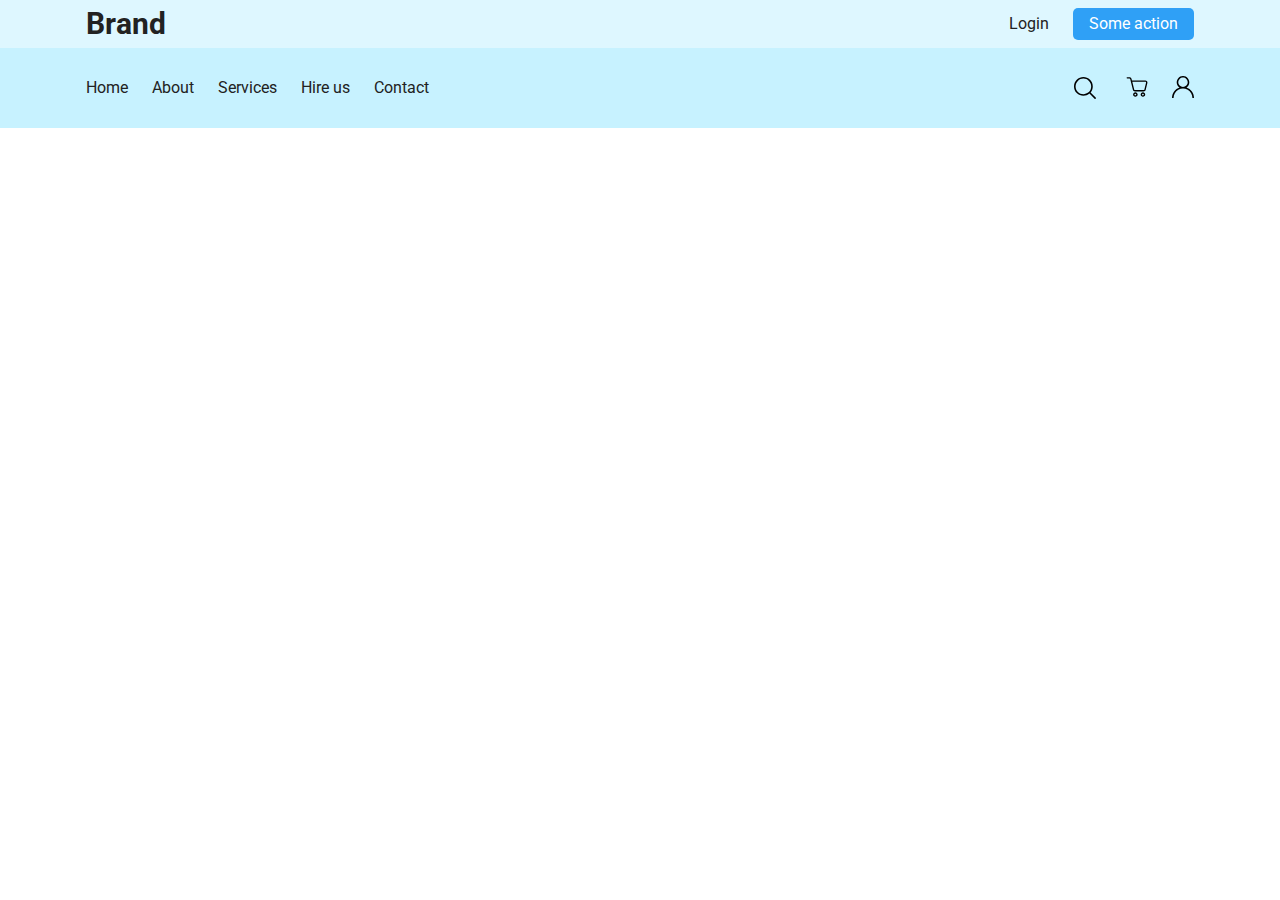
<file: headers-css-master/header-14.html>
<!DOCTYPE html>
<html lang="en">
  <head>
    <meta charset="UTF-8" />
    <title>Headers - 14</title>
    <meta name="viewport" content="width=device-width, initial-scale=1" />
    <link rel="stylesheet" href="styles/reset.min.css" />
    <link rel="stylesheet" href="styles/style.css" />
    <link rel="stylesheet" href="styles/header-14.css" />
  </head>
  <body>
    <!-- Header Start -->
    <header class="site-header">
      <div class="site-header__top">
        <div class="wrapper site-header__wrapper">
          <div class="site-header__start">
            <ul class="">
              <li class=""><a href="#">About</a></li>
              <li class=""><a href="#">Contact</a></li>
            </ul>
          </div>
          <div class="site-header__middle">
            <a href="#" class="brand">Brand</a>
          </div>
          <div class="site-header__end top">
            <a href="#">Login</a>
            <a href="#" class="button">Some action</a>
          </div>
        </div>
      </div>
      <div class="site-header__bottom">
        <div class="wrapper site-header__wrapper">
          <div class="site-header__start">
            <nav class="nav">
              <button class="nav__toggle" aria-expanded="false" type="button">
                menu
              </button>
              <ul class="nav__wrapper">
                <li class="nav__item"><a href="#">Home</a></li>
                <li class="nav__item"><a href="#">About</a></li>
                <li class="nav__item"><a href="#">Services</a></li>
                <li class="nav__item"><a href="#">Hire us</a></li>
                <li class="nav__item"><a href="#">Contact</a></li>
              </ul>
            </nav>
          </div>

          <div class="site-header__end bottom">
            <div class="search">
              <button class="search__toggle" aria-label="Open search">
                Search
              </button>
              <form class="search__form" action="">
                <label class="sr-only" for="search">Search</label>
                <input
                  type="search"
                  name=""
                  id="search"
                  placeholder="What's on your mind?"
                />
              </form>
            </div>
            <a href="#" class="cart">
              <svg
                version="1.1"
                viewBox="0 0 100 100"
                xmlns="http://www.w3.org/2000/svg"
              >
                <g>
                  <title>Cart</title>
                  <path
                    d="m95.398 23.699c-1.8008-2.3008-4.6016-3.6992-7.5-3.6992h-60.898l-1.8984-7.3984c-1.1016-4.3008-4.8984-7.3008-9.3008-7.3008h-10.199c-1.6992 0-3.1016 1.3984-3.1016 3.1016 0 1.6992 1.3984 3.1016 3.1016 3.1016h10.199c1.5 0 2.8008 1 3.1992 2.5l12.199 48.602c1.1016 4.3008 4.8984 7.3008 9.3008 7.3008h39.898c4.3984 0 8.3008-3 9.3008-7.3008l7.5-30.801c0.69922-2.8047 0.10156-5.8047-1.8008-8.1055zm-4.2969 6.6992-7.5 30.801c-0.39844 1.5-1.6992 2.5-3.1992 2.5h-39.902c-1.5 0-2.8008-1-3.1992-2.5l-8.6992-34.898h59.301c1 0 2 0.5 2.6016 1.3008 0.59766 0.79688 0.89453 1.7969 0.59766 2.7969z"
                  />
                  <path
                    d="m42.602 73.898c-5.6992 0-10.398 4.6992-10.398 10.398s4.6992 10.398 10.398 10.398c5.6992 0.003907 10.398-4.6953 10.398-10.395s-4.6992-10.402-10.398-10.402zm0 14.5c-2.3008 0-4.1016-1.8008-4.1016-4.1016s1.8008-4.1016 4.1016-4.1016c2.3008 0 4.1016 1.8008 4.1016 4.1016-0.003906 2.2031-1.9023 4.1016-4.1016 4.1016z"
                  />
                  <path
                    d="m77 73.898c-5.6992 0-10.398 4.6992-10.398 10.398s4.6992 10.398 10.398 10.398 10.398-4.6992 10.398-10.398c-0.097657-5.6953-4.6992-10.398-10.398-10.398zm0 14.5c-2.3008 0-4.1016-1.8008-4.1016-4.1016s1.8008-4.1016 4.1016-4.1016 4.1016 1.8008 4.1016 4.1016c0 2.2031-1.9023 4.1016-4.1016 4.1016z"
                  />
                </g>
              </svg>
            </a>
            <a href="#">
              <svg
                version="1.1"
                viewBox="0 0 100 100"
                xmlns="http://www.w3.org/2000/svg"
              >
                <title>Profile</title>
                <path
                  d="m65.57 52.5c6.9336-4.5078 11.574-11.797 12.723-19.988 1.1484-8.1875-1.3047-16.473-6.7344-22.715-5.4258-6.2422-13.289-9.8242-21.559-9.8242s-16.133 3.582-21.559 9.8242c-5.4297 6.2422-7.8828 14.527-6.7344 22.715 1.1484 8.1914 5.7891 15.48 12.723 19.988-10.012 3.2812-18.73 9.6406-24.914 18.172-6.1836 8.5273-9.5117 18.793-9.5156 29.328h7.1445c0-15.312 8.168-29.461 21.426-37.117 13.262-7.6523 29.598-7.6523 42.859 0 13.258 7.6562 21.426 21.805 21.426 37.117h7.1445c-0.003906-10.535-3.332-20.801-9.5156-29.328-6.1836-8.5312-14.902-14.891-24.914-18.172zm-37-23.93c0-5.6836 2.2578-11.133 6.2773-15.152 4.0195-4.0156 9.4688-6.2734 15.152-6.2734s11.133 2.2578 15.152 6.2734c4.0195 4.0195 6.2773 9.4688 6.2773 15.152 0 5.6836-2.2578 11.137-6.2773 15.152-4.0195 4.0195-9.4688 6.2773-15.152 6.2773s-11.133-2.2578-15.152-6.2773c-4.0195-4.0156-6.2773-9.4688-6.2773-15.152z"
                />
              </svg>
            </a>
          </div>
        </div>
      </div>
    </header>
    <!-- Header End -->

    <script src="js/header-14.js"></script>
  </body>
</html>
</file>
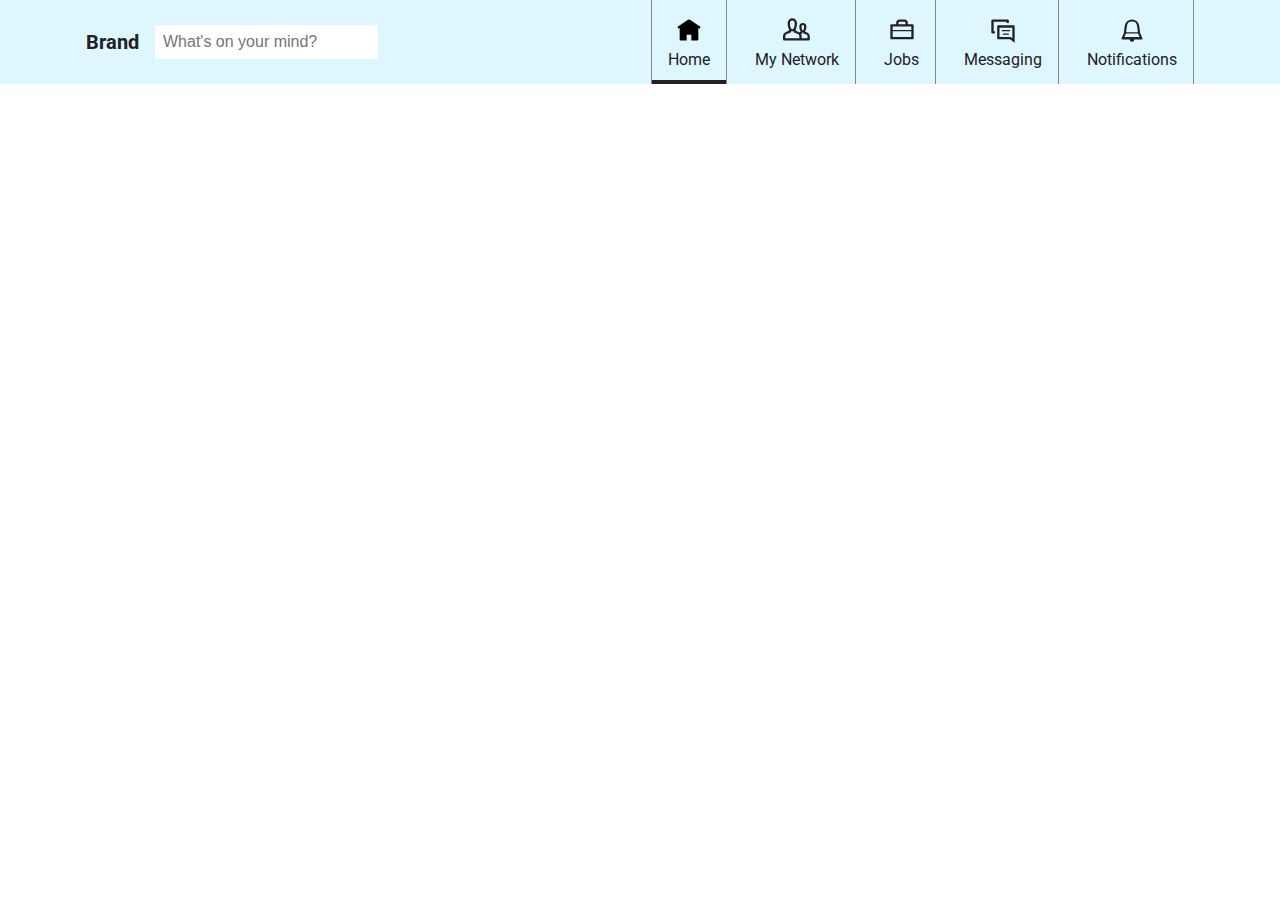
<file: headers-css-master/header-17.html>
<!DOCTYPE html>
<html lang="en">
  <head>
    <meta charset="UTF-8" />
    <title>Headers - 17</title>
    <meta name="viewport" content="width=device-width, initial-scale=1" />
    <link rel="stylesheet" href="styles/reset.min.css" />
    <link rel="stylesheet" href="styles/style.css" />
    <link rel="stylesheet" href="styles/header-17.css" />
  </head>
  <body>
    <!-- Header Start -->
    <header class="site-header">
      <div class="wrapper site-header__wrapper">
        <div class="site-header__start">
          <a href="#" class="brand">Brand</a>
          <div class="search">
            <button class="search__toggle" aria-label="Open search">
              Search
            </button>
            <form class="search__form" action="">
              <label class="sr-only" for="search">Search</label>
              <input
                type="search"
                name=""
                id="search"
                placeholder="What's on your mind?"
              />
            </form>
          </div>
        </div>
        <div class="site-header__end">
          <nav class="nav">
            <button class="nav__toggle" aria-expanded="false" type="button">
              menu
            </button>
            <ul class="nav__wrapper">
              <li class="nav__item active">
                <a href="#">
                  <svg
                    viewBox="0 0 24 24"
                    width="24px"
                    height="24px"
                    x="0"
                    y="0"
                    preserveAspectRatio="xMinYMin meet"
                    class="nav-icon"
                    focusable="false"
                    xmlns="http://www.w3.org/2000/svg"
                  >
                    <path
                      d="M22,9.45,12.85,3.26A1.52,1.52,0,0,0,12,3a1.49,1.49,0,0,0-.84.26L2,9.45,3.06,11,4,10.37V20a1,1,0,0,0,1,1h5V16h4v5h5a1,1,0,0,0,1-1V10.37l.94.63Z"
                      class="active-item"
                      style="fill-opacity: 1"
                    ></path>
                    <path
                      d="M22,9.45L12.85,3.26a1.5,1.5,0,0,0-1.69,0L2,9.45,3.06,11,4,10.37V20a1,1,0,0,0,1,1h6V16h2v5h6a1,1,0,0,0,1-1V10.37L20.94,11ZM18,19H15V15a1,1,0,0,0-1-1H10a1,1,0,0,0-1,1v4H6V8.89l6-4,6,4V19Z"
                      class="inactive-item"
                      style="fill: currentColor"
                    ></path>
                  </svg>
                  <span>Home</span>
                </a>
              </li>
              <li class="nav__item">
                <a href="#">
                  <svg
                    viewBox="0 0 24 24"
                    width="24px"
                    height="24px"
                    x="0"
                    y="0"
                    preserveAspectRatio="xMinYMin meet"
                    class="nav-icon"
                    focusable="false"
                    xmlns="http://www.w3.org/2000/svg"
                  >
                    <path
                      d="M16,17.85V20a1,1,0,0,1-1,1H1a1,1,0,0,1-1-1V17.85a4,4,0,0,1,2.55-3.73l2.95-1.2V11.71l-0.73-1.3A6,6,0,0,1,4,7.47V6a4,4,0,0,1,4.39-4A4.12,4.12,0,0,1,12,6.21V7.47a6,6,0,0,1-.77,2.94l-0.73,1.3v1.21l2.95,1.2A4,4,0,0,1,16,17.85Zm4.75-3.65L19,13.53v-1a6,6,0,0,0,1-3.31V9a3,3,0,0,0-6,0V9.18a6,6,0,0,0,.61,2.58A3.61,3.61,0,0,0,16,13a3.62,3.62,0,0,1,2,3.24V21h4a1,1,0,0,0,1-1V17.47A3.5,3.5,0,0,0,20.75,14.2Z"
                      class="inactive-item"
                      style="fill-opacity: 1"
                    ></path>
                    <path
                      d="M20.74,14.2L19,13.54V12.86l0.25-.41A5,5,0,0,0,20,9.82V9a3,3,0,0,0-6,0V9.82a5,5,0,0,0,.75,2.63L15,12.86v0.68l-1,.37a4,4,0,0,0-.58-0.28l-2.45-1V10.83A8,8,0,0,0,12,7V6A4,4,0,0,0,4,6V7a8,8,0,0,0,1,3.86v1.84l-2.45,1A4,4,0,0,0,0,17.35V20a1,1,0,0,0,1,1H22a1,1,0,0,0,1-1V17.47A3.5,3.5,0,0,0,20.74,14.2ZM16,8.75a1,1,0,0,1,2,0v1.44a3,3,0,0,1-.38,1.46l-0.33.6a0.25,0.25,0,0,1-.22.13H16.93a0.25,0.25,0,0,1-.22-0.13l-0.33-.6A3,3,0,0,1,16,10.19V8.75ZM6,5.85a2,2,0,0,1,4,0V7.28a6,6,0,0,1-.71,2.83L9,10.72a1,1,0,0,1-.88.53H7.92A1,1,0,0,1,7,10.72l-0.33-.61A6,6,0,0,1,6,7.28V5.85ZM14,19H2V17.25a2,2,0,0,1,1.26-1.86L7,13.92v-1a3,3,0,0,0,1,.18H8a3,3,0,0,0,1-.18v1l3.72,1.42A2,2,0,0,1,14,17.21V19Zm7,0H16V17.35a4,4,0,0,0-.55-2l1.05-.4V14.07a2,2,0,0,0,.4.05h0.2a2,2,0,0,0,.4-0.05v0.88l2.53,1a1.5,1.5,0,0,1,1,1.4V19Z"
                      class="active-item"
                      style="fill: currentColor"
                    ></path>
                  </svg>
                  <span>My Network</span>
                </a>
              </li>
              <li class="nav__item">
                <a href="#">
                  <svg
                    viewBox="0 0 24 24"
                    width="24px"
                    height="24px"
                    x="0"
                    y="0"
                    preserveAspectRatio="xMinYMin meet"
                    class="nav-icon"
                    focusable="false"
                    xmlns="http://www.w3.org/2000/svg"
                  >
                    <path
                      d="M2,13H22v6a1,1,0,0,1-1,1H3a1,1,0,0,1-1-1V13ZM22,8v4H2V8A1,1,0,0,1,3,7H7V6a3,3,0,0,1,3-3h4a3,3,0,0,1,3,3V7h4A1,1,0,0,1,22,8ZM15,6a1,1,0,0,0-1-1H10A1,1,0,0,0,9,6V7h6V6Z"
                      class="inactive-item"
                      style="fill-opacity: 1"
                    ></path>
                    <path
                      d="M21,7H17V6a3,3,0,0,0-3-3H10A3,3,0,0,0,7,6V7H3A1,1,0,0,0,2,8V19a1,1,0,0,0,1,1H21a1,1,0,0,0,1-1V8A1,1,0,0,0,21,7ZM9,6a1,1,0,0,1,1-1h4a1,1,0,0,1,1,1V7H9V6ZM20,18H4V13H20v5Zm0-6H4V9H20v3Z"
                      class="active-item"
                      style="fill: currentColor"
                    ></path>
                  </svg>
                  <span>Jobs</span>
                </a>
              </li>
              <li class="nav__item">
                <a href="#">
                  <svg
                    viewBox="0 0 24 24"
                    width="24px"
                    height="24px"
                    x="0"
                    y="0"
                    preserveAspectRatio="xMinYMin meet"
                    class="nav-icon"
                    focusable="false"
                    xmlns="http://www.w3.org/2000/svg"
                  >
                    <path
                      d="M21,8H8A1,1,0,0,0,7,9V19a1,1,0,0,0,1,1H18l4,3V9A1,1,0,0,0,21,8Zm-4,8H12V15h5Zm1-3H11V12h7ZM17,4V6H6A1,1,0,0,0,5,7v8H3a1,1,0,0,1-1-1V4A1,1,0,0,1,3,3H16A1,1,0,0,1,17,4Z"
                      class="inactive-item"
                      style="fill-opacity: 1"
                    ></path>
                    <path
                      d="M21,8H8A1,1,0,0,0,7,9V19a1,1,0,0,0,1,1H18l4,3V9A1,1,0,0,0,21,8ZM20,19.11L18.52,18H9V10H20v9.11ZM12,15h5v1H12V15ZM4,13H5v2H3a1,1,0,0,1-1-1V4A1,1,0,0,1,3,3H16a1,1,0,0,1,1,1V6H15V5H4v8Zm14,0H11V12h7v1Z"
                      class="active-item"
                      style="fill: currentColor"
                    ></path>
                  </svg>
                  <span>Messaging</span>
                </a>
              </li>
              <li class="nav__item">
                <a href="#">
                  <svg
                    viewBox="0 0 24 24"
                    width="24px"
                    height="24px"
                    x="0"
                    y="0"
                    preserveAspectRatio="xMinYMin meet"
                    class="nav-icon"
                    focusable="false"
                    xmlns="http://www.w3.org/2000/svg"
                  >
                    <path
                      d="M18.94,14H5.06L5.79,8.44A6.26,6.26,0,0,1,12,3h0a6.26,6.26,0,0,1,6.21,5.44Zm2,5-1.71-4H4.78L3.06,19a0.71,0.71,0,0,0-.06.28,0.75,0.75,0,0,0,.75.76H10a2,2,0,1,0,4,0h6.27A0.74,0.74,0,0,0,20.94,19Z"
                      class="inactive-item"
                      style="fill-opacity: 1"
                    ></path>
                    <path
                      d="M20.94,19L19,14.49s-0.41-3.06-.8-6.06A6.26,6.26,0,0,0,12,3h0A6.26,6.26,0,0,0,5.79,8.44L5,14.49,3.06,19a0.71,0.71,0,0,0-.06.28,0.75,0.75,0,0,0,.75.76H10a2,2,0,1,0,4,0h6.27A0.74,0.74,0,0,0,20.94,19ZM12,4.75h0a4.39,4.39,0,0,1,4.35,3.81c0.28,2.1.56,4.35,0.7,5.44H7L7.65,8.56A4.39,4.39,0,0,1,12,4.75ZM5.52,18l1.3-3H17.18l1.3,3h-13Z"
                      class="active-item"
                      style="fill: currentColor"
                    ></path>
                  </svg>
                  <span>Notifications</span>
                </a>
              </li>
            </ul>
          </nav>
        </div>
      </div>
    </header>
    <!-- Header End -->

    <script src="js/header-17.js"></script>
  </body>
</html>
</file>
<file: headers-css-master/styles/style.css>
@import url("https://fonts.googleapis.com/css2?family=Roboto:wght@400;700&display=swap");
.wrapper {
  max-width: 1140px;
  padding-left: 1rem;
  padding-right: 1rem;
  margin-left: auto;
  margin-right: auto;
}

*,
*:before,
*:after {
  box-sizing: border-box;
}

a {
  text-decoration: none;
  color: #222;
}

html {
  -webkit-font-smoothing: antialiased;
  -moz-osx-font-smoothing: grayscale;
}

body {
  font-family: "Roboto", sans-serif;
}

.sr-only {
  position: absolute;
  clip: rect(1px, 1px, 1px, 1px);
  padding: 0;
  border: 0;
  height: 1px;
  width: 1px;
  overflow: hidden;
}

.button {
  -webkit-appearance: none;
     -moz-appearance: none;
          appearance: none;
  color: #fff;
  background-color: #2fa0f6;
  min-width: 120px;
  padding: 0.5rem 1rem;
  border-radius: 5px;
  text-align: center;
}

.button svg {
  display: inline-block;
  vertical-align: middle;
  width: 24px;
  height: 24px;
  fill: #fff;
}

.button span {
  display: none;
}

@media (min-width: 600px) {
  .button span {
    display: initial;
  }
}

.button--icon {
  min-width: initial;
  padding: 0.5rem;
}
</file>
<file: headers-css-master/styles/home.css>
@import url("https://fonts.googleapis.com/css2?family=Roboto:wght@400;700&display=swap");
.wrapper {
  max-width: 680px;
  padding-left: 1rem;
  padding-right: 1rem;
  margin-left: auto;
  margin-right: auto; }

body {
  font-family: "Roboto";
  line-height: 1.4; }

strong {
  font-weight: bold; }

img {
  max-width: 100%; }

h2 {
  font-weight: bold;
  font-size: 1.5rem; }

header {
  text-align: center;
  color: #fff;
  background: #3863d9 url("../img/cover.png") center/cover no-repeat;
  padding: 2rem 1rem; }
  header h1 {
    font-size: 2rem;
    font-weight: bold; }
  header > * + * {
    margin-top: 0.7rem; }
  header img {
    width: 50px; }
  @media (min-width: 720px) {
    header {
      padding: 5rem 1rem; } }
section {
  padding: 2rem 1rem; }

.links-wrapper {
  display: flex;
  flex-direction: column;
  flex-wrap: wrap;
  justify-content: center; }
  @media (min-width: 720px) {
    .links-wrapper {
      flex-direction: row; } }
.link {
  display: inline-block;
  padding: 0.5rem 1rem;
  font-size: 1rem;
  background-color: #fff;
  color: #222;
  border: 1px solid transparent;
  border-radius: 100px;
  transition: background 0.3s ease-out, color 0.3s ease-out, border 0.3s ease-out; }
  .link:first-child {
    margin-bottom: 1rem; }
    @media (min-width: 720px) {
      .link:first-child {
        margin-right: 1rem;
        margin-bottom: 0; } }
  .link:hover {
    color: #fff;
    background-color: #101a33; }
    .link:hover svg {
      fill: #fff; }
  .link svg {
    display: inline-block;
    vertical-align: middle;
    width: 20px;
    height: 20px;
    margin-right: 0.5rem; }

.link--secondary {
  color: #fff;
  background-color: transparent;
  border-color: #fff; }
  .link--secondary svg {
    fill: #fff; }
  .link--secondary:hover {
    border-color: #101a33; }

.content > * + * {
  margin-top: 1rem; }

.demo {
  display: flex;
  flex-wrap: wrap; }
  .demo li {
    margin-right: 0.7rem;
    margin-bottom: 0.7rem; }
  .demo a {
    display: inline-block;
    background: #def7ff;
    padding: 0.5rem 0.75rem;
    font-size: 14px;
    border-radius: 7px;
    transition: background 0.3s ease-out, color 0.3s ease-out; }
    .demo a:hover {
      color: #fff;
      background-color: #101a33; }

footer {
  padding: 2rem 1rem;
  color: #fff;
  background-color: #3863d9; }
  footer h2 {
    margin-bottom: 1rem; }
  footer img {
    width: 70px;
    height: 70px;
    object-fit: cover;
    border-radius: 50%; }
  footer a {
    color: #fff;
    text-decoration: underline; }
  footer p + p {
    margin-top: 0.5rem; }

.author {
  display: flex;
  flex-wrap: wrap;
  gap: 1rem;
  margin-bottom: 1.5rem; }

.author-avatar {
  width: 70px;
  height: 70px;
  flex: 0 0 70px;
  object-fit: cover;
  border: 2px solid #fff; }

.author-meta {
  flex: 1; }

.author-name {
  font-weight: bold;
  font-size: 1.25rem; }
</file>
<file: privateweb/style.css>
body {
  background-color: whitesmoke;
  font-family: "Segoe UI", Tahoma, Geneva, Verdana, sans-serif;
}
#mother {
  font-size: 20px;
  width: 100%;
}
main {
  float: left;
  border: 1px solid rgb(82, 82, 82);
  padding: 5px;
}
input {
  padding: 1px;
  text-align: center;
  font-family: "Segoe UI", Tahoma, Geneva, Verdana, sans-serif;
  font-size: 20px;
  width: 250px;
  height: 30px;
  border-radius: 999px;
}
aside {
  margin-right: 10px;
  text-align: center;
  width: 300px;
  float: right;
  border: 1px solid black;
  padding: 10px;
  font-size: 20px;
  background: silver;
  color: white;
}
#show {
  width: 890px;
  font-size: 20px;
}
#show {
  background-color: silver;
  color: white;
  font-size: 20px;
  padding: 10px;
}
#logo {
  width: 300px;
  border-radius: 9999px;
}
#btn {
  background-color: aqua;
  border: 0.5px solid green;
  width: 190px;
  height: 40px;
  margin-top: 10px;
  border-radius: 9999px;
  font-family: "Segoe UI", Tahoma, Geneva, Verdana, sans-serif;
  font-weight: 500;
}
#del {
  background-color: red;
  border: 0.5px solid green;
  width: 190px;
  height: 40px;
  margin-top: 10px;
  border-radius: 9999px;
  font-family: "Segoe UI", Tahoma, Geneva, Verdana, sans-serif;
  font-weight: 500;
}
table {
  border: 4px solid black;
  border-radius: 10px;
}
</file>
<file: REGISTER-YOUR-CHILD/css/util.css>
/*[ FONT SIZE ]
///////////////////////////////////////////////////////////
*/
.fs-1 {font-size: 1px;}
.fs-2 {font-size: 2px;}
.fs-3 {font-size: 3px;}
.fs-4 {font-size: 4px;}
.fs-5 {font-size: 5px;}
.fs-6 {font-size: 6px;}
.fs-7 {font-size: 7px;}
.fs-8 {font-size: 8px;}
.fs-9 {font-size: 9px;}
.fs-10 {font-size: 10px;}
.fs-11 {font-size: 11px;}
.fs-12 {font-size: 12px;}
.fs-13 {font-size: 13px;}
.fs-14 {font-size: 14px;}
.fs-15 {font-size: 15px;}
.fs-16 {font-size: 16px;}
.fs-17 {font-size: 17px;}
.fs-18 {font-size: 18px;}
.fs-19 {font-size: 19px;}
.fs-20 {font-size: 20px;}
.fs-21 {font-size: 21px;}
.fs-22 {font-size: 22px;}
.fs-23 {font-size: 23px;}
.fs-24 {font-size: 24px;}
.fs-25 {font-size: 25px;}
.fs-26 {font-size: 26px;}
.fs-27 {font-size: 27px;}
.fs-28 {font-size: 28px;}
.fs-29 {font-size: 29px;}
.fs-30 {font-size: 30px;}
.fs-31 {font-size: 31px;}
.fs-32 {font-size: 32px;}
.fs-33 {font-size: 33px;}
.fs-34 {font-size: 34px;}
.fs-35 {font-size: 35px;}
.fs-36 {font-size: 36px;}
.fs-37 {font-size: 37px;}
.fs-38 {font-size: 38px;}
.fs-39 {font-size: 39px;}
.fs-40 {font-size: 40px;}
.fs-41 {font-size: 41px;}
.fs-42 {font-size: 42px;}
.fs-43 {font-size: 43px;}
.fs-44 {font-size: 44px;}
.fs-45 {font-size: 45px;}
.fs-46 {font-size: 46px;}
.fs-47 {font-size: 47px;}
.fs-48 {font-size: 48px;}
.fs-49 {font-size: 49px;}
.fs-50 {font-size: 50px;}
.fs-51 {font-size: 51px;}
.fs-52 {font-size: 52px;}
.fs-53 {font-size: 53px;}
.fs-54 {font-size: 54px;}
.fs-55 {font-size: 55px;}
.fs-56 {font-size: 56px;}
.fs-57 {font-size: 57px;}
.fs-58 {font-size: 58px;}
.fs-59 {font-size: 59px;}
.fs-60 {font-size: 60px;}
.fs-61 {font-size: 61px;}
.fs-62 {font-size: 62px;}
.fs-63 {font-size: 63px;}
.fs-64 {font-size: 64px;}
.fs-65 {font-size: 65px;}
.fs-66 {font-size: 66px;}
.fs-67 {font-size: 67px;}
.fs-68 {font-size: 68px;}
.fs-69 {font-size: 69px;}
.fs-70 {font-size: 70px;}
.fs-71 {font-size: 71px;}
.fs-72 {font-size: 72px;}
.fs-73 {font-size: 73px;}
.fs-74 {font-size: 74px;}
.fs-75 {font-size: 75px;}
.fs-76 {font-size: 76px;}
.fs-77 {font-size: 77px;}
.fs-78 {font-size: 78px;}
.fs-79 {font-size: 79px;}
.fs-80 {font-size: 80px;}
.fs-81 {font-size: 81px;}
.fs-82 {font-size: 82px;}
.fs-83 {font-size: 83px;}
.fs-84 {font-size: 84px;}
.fs-85 {font-size: 85px;}
.fs-86 {font-size: 86px;}
.fs-87 {font-size: 87px;}
.fs-88 {font-size: 88px;}
.fs-89 {font-size: 89px;}
.fs-90 {font-size: 90px;}
.fs-91 {font-size: 91px;}
.fs-92 {font-size: 92px;}
.fs-93 {font-size: 93px;}
.fs-94 {font-size: 94px;}
.fs-95 {font-size: 95px;}
.fs-96 {font-size: 96px;}
.fs-97 {font-size: 97px;}
.fs-98 {font-size: 98px;}
.fs-99 {font-size: 99px;}
.fs-100 {font-size: 100px;}
.fs-101 {font-size: 101px;}
.fs-102 {font-size: 102px;}
.fs-103 {font-size: 103px;}
.fs-104 {font-size: 104px;}
.fs-105 {font-size: 105px;}
.fs-106 {font-size: 106px;}
.fs-107 {font-size: 107px;}
.fs-108 {font-size: 108px;}
.fs-109 {font-size: 109px;}
.fs-110 {font-size: 110px;}
.fs-111 {font-size: 111px;}
.fs-112 {font-size: 112px;}
.fs-113 {font-size: 113px;}
.fs-114 {font-size: 114px;}
.fs-115 {font-size: 115px;}
.fs-116 {font-size: 116px;}
.fs-117 {font-size: 117px;}
.fs-118 {font-size: 118px;}
.fs-119 {font-size: 119px;}
.fs-120 {font-size: 120px;}
.fs-121 {font-size: 121px;}
.fs-122 {font-size: 122px;}
.fs-123 {font-size: 123px;}
.fs-124 {font-size: 124px;}
.fs-125 {font-size: 125px;}
.fs-126 {font-size: 126px;}
.fs-127 {font-size: 127px;}
.fs-128 {font-size: 128px;}
.fs-129 {font-size: 129px;}
.fs-130 {font-size: 130px;}
.fs-131 {font-size: 131px;}
.fs-132 {font-size: 132px;}
.fs-133 {font-size: 133px;}
.fs-134 {font-size: 134px;}
.fs-135 {font-size: 135px;}
.fs-136 {font-size: 136px;}
.fs-137 {font-size: 137px;}
.fs-138 {font-size: 138px;}
.fs-139 {font-size: 139px;}
.fs-140 {font-size: 140px;}
.fs-141 {font-size: 141px;}
.fs-142 {font-size: 142px;}
.fs-143 {font-size: 143px;}
.fs-144 {font-size: 144px;}
.fs-145 {font-size: 145px;}
.fs-146 {font-size: 146px;}
.fs-147 {font-size: 147px;}
.fs-148 {font-size: 148px;}
.fs-149 {font-size: 149px;}
.fs-150 {font-size: 150px;}
.fs-151 {font-size: 151px;}
.fs-152 {font-size: 152px;}
.fs-153 {font-size: 153px;}
.fs-154 {font-size: 154px;}
.fs-155 {font-size: 155px;}
.fs-156 {font-size: 156px;}
.fs-157 {font-size: 157px;}
.fs-158 {font-size: 158px;}
.fs-159 {font-size: 159px;}
.fs-160 {font-size: 160px;}
.fs-161 {font-size: 161px;}
.fs-162 {font-size: 162px;}
.fs-163 {font-size: 163px;}
.fs-164 {font-size: 164px;}
.fs-165 {font-size: 165px;}
.fs-166 {font-size: 166px;}
.fs-167 {font-size: 167px;}
.fs-168 {font-size: 168px;}
.fs-169 {font-size: 169px;}
.fs-170 {font-size: 170px;}
.fs-171 {font-size: 171px;}
.fs-172 {font-size: 172px;}
.fs-173 {font-size: 173px;}
.fs-174 {font-size: 174px;}
.fs-175 {font-size: 175px;}
.fs-176 {font-size: 176px;}
.fs-177 {font-size: 177px;}
.fs-178 {font-size: 178px;}
.fs-179 {font-size: 179px;}
.fs-180 {font-size: 180px;}
.fs-181 {font-size: 181px;}
.fs-182 {font-size: 182px;}
.fs-183 {font-size: 183px;}
.fs-184 {font-size: 184px;}
.fs-185 {font-size: 185px;}
.fs-186 {font-size: 186px;}
.fs-187 {font-size: 187px;}
.fs-188 {font-size: 188px;}
.fs-189 {font-size: 189px;}
.fs-190 {font-size: 190px;}
.fs-191 {font-size: 191px;}
.fs-192 {font-size: 192px;}
.fs-193 {font-size: 193px;}
.fs-194 {font-size: 194px;}
.fs-195 {font-size: 195px;}
.fs-196 {font-size: 196px;}
.fs-197 {font-size: 197px;}
.fs-198 {font-size: 198px;}
.fs-199 {font-size: 199px;}
.fs-200 {font-size: 200px;}

/*[ PADDING ]
///////////////////////////////////////////////////////////
*/
.p-t-0 {padding-top: 0px;}
.p-t-1 {padding-top: 1px;}
.p-t-2 {padding-top: 2px;}
.p-t-3 {padding-top: 3px;}
.p-t-4 {padding-top: 4px;}
.p-t-5 {padding-top: 5px;}
.p-t-6 {padding-top: 6px;}
.p-t-7 {padding-top: 7px;}
.p-t-8 {padding-top: 8px;}
.p-t-9 {padding-top: 9px;}
.p-t-10 {padding-top: 10px;}
.p-t-11 {padding-top: 11px;}
.p-t-12 {padding-top: 12px;}
.p-t-13 {padding-top: 13px;}
.p-t-14 {padding-top: 14px;}
.p-t-15 {padding-top: 15px;}
.p-t-16 {padding-top: 16px;}
.p-t-17 {padding-top: 17px;}
.p-t-18 {padding-top: 18px;}
.p-t-19 {padding-top: 19px;}
.p-t-20 {padding-top: 20px;}
.p-t-21 {padding-top: 21px;}
.p-t-22 {padding-top: 22px;}
.p-t-23 {padding-top: 23px;}
.p-t-24 {padding-top: 24px;}
.p-t-25 {padding-top: 25px;}
.p-t-26 {padding-top: 26px;}
.p-t-27 {padding-top: 27px;}
.p-t-28 {padding-top: 28px;}
.p-t-29 {padding-top: 29px;}
.p-t-30 {padding-top: 30px;}
.p-t-31 {padding-top: 31px;}
.p-t-32 {padding-top: 32px;}
.p-t-33 {padding-top: 33px;}
.p-t-34 {padding-top: 34px;}
.p-t-35 {padding-top: 35px;}
.p-t-36 {padding-top: 36px;}
.p-t-37 {padding-top: 37px;}
.p-t-38 {padding-top: 38px;}
.p-t-39 {padding-top: 39px;}
.p-t-40 {padding-top: 40px;}
.p-t-41 {padding-top: 41px;}
.p-t-42 {padding-top: 42px;}
.p-t-43 {padding-top: 43px;}
.p-t-44 {padding-top: 44px;}
.p-t-45 {padding-top: 45px;}
.p-t-46 {padding-top: 46px;}
.p-t-47 {padding-top: 47px;}
.p-t-48 {padding-top: 48px;}
.p-t-49 {padding-top: 49px;}
.p-t-50 {padding-top: 50px;}
.p-t-51 {padding-top: 51px;}
.p-t-52 {padding-top: 52px;}
.p-t-53 {padding-top: 53px;}
.p-t-54 {padding-top: 54px;}
.p-t-55 {padding-top: 55px;}
.p-t-56 {padding-top: 56px;}
.p-t-57 {padding-top: 57px;}
.p-t-58 {padding-top: 58px;}
.p-t-59 {padding-top: 59px;}
.p-t-60 {padding-top: 60px;}
.p-t-61 {padding-top: 61px;}
.p-t-62 {padding-top: 62px;}
.p-t-63 {padding-top: 63px;}
.p-t-64 {padding-top: 64px;}
.p-t-65 {padding-top: 65px;}
.p-t-66 {padding-top: 66px;}
.p-t-67 {padding-top: 67px;}
.p-t-68 {padding-top: 68px;}
.p-t-69 {padding-top: 69px;}
.p-t-70 {padding-top: 70px;}
.p-t-71 {padding-top: 71px;}
.p-t-72 {padding-top: 72px;}
.p-t-73 {padding-top: 73px;}
.p-t-74 {padding-top: 74px;}
.p-t-75 {padding-top: 75px;}
.p-t-76 {padding-top: 76px;}
.p-t-77 {padding-top: 77px;}
.p-t-78 {padding-top: 78px;}
.p-t-79 {padding-top: 79px;}
.p-t-80 {padding-top: 80px;}
.p-t-81 {padding-top: 81px;}
.p-t-82 {padding-top: 82px;}
.p-t-83 {padding-top: 83px;}
.p-t-84 {padding-top: 84px;}
.p-t-85 {padding-top: 85px;}
.p-t-86 {padding-top: 86px;}
.p-t-87 {padding-top: 87px;}
.p-t-88 {padding-top: 88px;}
.p-t-89 {padding-top: 89px;}
.p-t-90 {padding-top: 90px;}
.p-t-91 {padding-top: 91px;}
.p-t-92 {padding-top: 92px;}
.p-t-93 {padding-top: 93px;}
.p-t-94 {padding-top: 94px;}
.p-t-95 {padding-top: 95px;}
.p-t-96 {padding-top: 96px;}
.p-t-97 {padding-top: 97px;}
.p-t-98 {padding-top: 98px;}
.p-t-99 {padding-top: 99px;}
.p-t-100 {padding-top: 100px;}
.p-t-101 {padding-top: 101px;}
.p-t-102 {padding-top: 102px;}
.p-t-103 {padding-top: 103px;}
.p-t-104 {padding-top: 104px;}
.p-t-105 {padding-top: 105px;}
.p-t-106 {padding-top: 106px;}
.p-t-107 {padding-top: 107px;}
.p-t-108 {padding-top: 108px;}
.p-t-109 {padding-top: 109px;}
.p-t-110 {padding-top: 110px;}
.p-t-111 {padding-top: 111px;}
.p-t-112 {padding-top: 112px;}
.p-t-113 {padding-top: 113px;}
.p-t-114 {padding-top: 114px;}
.p-t-115 {padding-top: 115px;}
.p-t-116 {padding-top: 116px;}
.p-t-117 {padding-top: 117px;}
.p-t-118 {padding-top: 118px;}
.p-t-119 {padding-top: 119px;}
.p-t-120 {padding-top: 120px;}
.p-t-121 {padding-top: 121px;}
.p-t-122 {padding-top: 122px;}
.p-t-123 {padding-top: 123px;}
.p-t-124 {padding-top: 124px;}
.p-t-125 {padding-top: 125px;}
.p-t-126 {padding-top: 126px;}
.p-t-127 {padding-top: 127px;}
.p-t-128 {padding-top: 128px;}
.p-t-129 {padding-top: 129px;}
.p-t-130 {padding-top: 130px;}
.p-t-131 {padding-top: 131px;}
.p-t-132 {padding-top: 132px;}
.p-t-133 {padding-top: 133px;}
.p-t-134 {padding-top: 134px;}
.p-t-135 {padding-top: 135px;}
.p-t-136 {padding-top: 136px;}
.p-t-137 {padding-top: 137px;}
.p-t-138 {padding-top: 138px;}
.p-t-139 {padding-top: 139px;}
.p-t-140 {padding-top: 140px;}
.p-t-141 {padding-top: 141px;}
.p-t-142 {padding-top: 142px;}
.p-t-143 {padding-top: 143px;}
.p-t-144 {padding-top: 144px;}
.p-t-145 {padding-top: 145px;}
.p-t-146 {padding-top: 146px;}
.p-t-147 {padding-top: 147px;}
.p-t-148 {padding-top: 148px;}
.p-t-149 {padding-top: 149px;}
.p-t-150 {padding-top: 150px;}
.p-t-151 {padding-top: 151px;}
.p-t-152 {padding-top: 152px;}
.p-t-153 {padding-top: 153px;}
.p-t-154 {padding-top: 154px;}
.p-t-155 {padding-top: 155px;}
.p-t-156 {padding-top: 156px;}
.p-t-157 {padding-top: 157px;}
.p-t-158 {padding-top: 158px;}
.p-t-159 {padding-top: 159px;}
.p-t-160 {padding-top: 160px;}
.p-t-161 {padding-top: 161px;}
.p-t-162 {padding-top: 162px;}
.p-t-163 {padding-top: 163px;}
.p-t-164 {padding-top: 164px;}
.p-t-165 {padding-top: 165px;}
.p-t-166 {padding-top: 166px;}
.p-t-167 {padding-top: 167px;}
.p-t-168 {padding-top: 168px;}
.p-t-169 {padding-top: 169px;}
.p-t-170 {padding-top: 170px;}
.p-t-171 {padding-top: 171px;}
.p-t-172 {padding-top: 172px;}
.p-t-173 {padding-top: 173px;}
.p-t-174 {padding-top: 174px;}
.p-t-175 {padding-top: 175px;}
.p-t-176 {padding-top: 176px;}
.p-t-177 {padding-top: 177px;}
.p-t-178 {padding-top: 178px;}
.p-t-179 {padding-top: 179px;}
.p-t-180 {padding-top: 180px;}
.p-t-181 {padding-top: 181px;}
.p-t-182 {padding-top: 182px;}
.p-t-183 {padding-top: 183px;}
.p-t-184 {padding-top: 184px;}
.p-t-185 {padding-top: 185px;}
.p-t-186 {padding-top: 186px;}
.p-t-187 {padding-top: 187px;}
.p-t-188 {padding-top: 188px;}
.p-t-189 {padding-top: 189px;}
.p-t-190 {padding-top: 190px;}
.p-t-191 {padding-top: 191px;}
.p-t-192 {padding-top: 192px;}
.p-t-193 {padding-top: 193px;}
.p-t-194 {padding-top: 194px;}
.p-t-195 {padding-top: 195px;}
.p-t-196 {padding-top: 196px;}
.p-t-197 {padding-top: 197px;}
.p-t-198 {padding-top: 198px;}
.p-t-199 {padding-top: 199px;}
.p-t-200 {padding-top: 200px;}
.p-t-201 {padding-top: 201px;}
.p-t-202 {padding-top: 202px;}
.p-t-203 {padding-top: 203px;}
.p-t-204 {padding-top: 204px;}
.p-t-205 {padding-top: 205px;}
.p-t-206 {padding-top: 206px;}
.p-t-207 {padding-top: 207px;}
.p-t-208 {padding-top: 208px;}
.p-t-209 {padding-top: 209px;}
.p-t-210 {padding-top: 210px;}
.p-t-211 {padding-top: 211px;}
.p-t-212 {padding-top: 212px;}
.p-t-213 {padding-top: 213px;}
.p-t-214 {padding-top: 214px;}
.p-t-215 {padding-top: 215px;}
.p-t-216 {padding-top: 216px;}
.p-t-217 {padding-top: 217px;}
.p-t-218 {padding-top: 218px;}
.p-t-219 {padding-top: 219px;}
.p-t-220 {padding-top: 220px;}
.p-t-221 {padding-top: 221px;}
.p-t-222 {padding-top: 222px;}
.p-t-223 {padding-top: 223px;}
.p-t-224 {padding-top: 224px;}
.p-t-225 {padding-top: 225px;}
.p-t-226 {padding-top: 226px;}
.p-t-227 {padding-top: 227px;}
.p-t-228 {padding-top: 228px;}
.p-t-229 {padding-top: 229px;}
.p-t-230 {padding-top: 230px;}
.p-t-231 {padding-top: 231px;}
.p-t-232 {padding-top: 232px;}
.p-t-233 {padding-top: 233px;}
.p-t-234 {padding-top: 234px;}
.p-t-235 {padding-top: 235px;}
.p-t-236 {padding-top: 236px;}
.p-t-237 {padding-top: 237px;}
.p-t-238 {padding-top: 238px;}
.p-t-239 {padding-top: 239px;}
.p-t-240 {padding-top: 240px;}
.p-t-241 {padding-top: 241px;}
.p-t-242 {padding-top: 242px;}
.p-t-243 {padding-top: 243px;}
.p-t-244 {padding-top: 244px;}
.p-t-245 {padding-top: 245px;}
.p-t-246 {padding-top: 246px;}
.p-t-247 {padding-top: 247px;}
.p-t-248 {padding-top: 248px;}
.p-t-249 {padding-top: 249px;}
.p-t-250 {padding-top: 250px;}
.p-b-0 {padding-bottom: 0px;}
.p-b-1 {padding-bottom: 1px;}
.p-b-2 {padding-bottom: 2px;}
.p-b-3 {padding-bottom: 3px;}
.p-b-4 {padding-bottom: 4px;}
.p-b-5 {padding-bottom: 5px;}
.p-b-6 {padding-bottom: 6px;}
.p-b-7 {padding-bottom: 7px;}
.p-b-8 {padding-bottom: 8px;}
.p-b-9 {padding-bottom: 9px;}
.p-b-10 {padding-bottom: 10px;}
.p-b-11 {padding-bottom: 11px;}
.p-b-12 {padding-bottom: 12px;}
.p-b-13 {padding-bottom: 13px;}
.p-b-14 {padding-bottom: 14px;}
.p-b-15 {padding-bottom: 15px;}
.p-b-16 {padding-bottom: 16px;}
.p-b-17 {padding-bottom: 17px;}
.p-b-18 {padding-bottom: 18px;}
.p-b-19 {padding-bottom: 19px;}
.p-b-20 {padding-bottom: 20px;}
.p-b-21 {padding-bottom: 21px;}
.p-b-22 {padding-bottom: 22px;}
.p-b-23 {padding-bottom: 23px;}
.p-b-24 {padding-bottom: 24px;}
.p-b-25 {padding-bottom: 25px;}
.p-b-26 {padding-bottom: 26px;}
.p-b-27 {padding-bottom: 27px;}
.p-b-28 {padding-bottom: 28px;}
.p-b-29 {padding-bottom: 29px;}
.p-b-30 {padding-bottom: 30px;}
.p-b-31 {padding-bottom: 31px;}
.p-b-32 {padding-bottom: 32px;}
.p-b-33 {padding-bottom: 33px;}
.p-b-34 {padding-bottom: 34px;}
.p-b-35 {padding-bottom: 35px;}
.p-b-36 {padding-bottom: 36px;}
.p-b-37 {padding-bottom: 37px;}
.p-b-38 {padding-bottom: 38px;}
.p-b-39 {padding-bottom: 39px;}
.p-b-40 {padding-bottom: 40px;}
.p-b-41 {padding-bottom: 41px;}
.p-b-42 {padding-bottom: 42px;}
.p-b-43 {padding-bottom: 43px;}
.p-b-44 {padding-bottom: 44px;}
.p-b-45 {padding-bottom: 45px;}
.p-b-46 {padding-bottom: 46px;}
.p-b-47 {padding-bottom: 47px;}
.p-b-48 {padding-bottom: 48px;}
.p-b-49 {padding-bottom: 49px;}
.p-b-50 {padding-bottom: 50px;}
.p-b-51 {padding-bottom: 51px;}
.p-b-52 {padding-bottom: 52px;}
.p-b-53 {padding-bottom: 53px;}
.p-b-54 {padding-bottom: 54px;}
.p-b-55 {padding-bottom: 55px;}
.p-b-56 {padding-bottom: 56px;}
.p-b-57 {padding-bottom: 57px;}
.p-b-58 {padding-bottom: 58px;}
.p-b-59 {padding-bottom: 59px;}
.p-b-60 {padding-bottom: 60px;}
.p-b-61 {padding-bottom: 61px;}
.p-b-62 {padding-bottom: 62px;}
.p-b-63 {padding-bottom: 63px;}
.p-b-64 {padding-bottom: 64px;}
.p-b-65 {padding-bottom: 65px;}
.p-b-66 {padding-bottom: 66px;}
.p-b-67 {padding-bottom: 67px;}
.p-b-68 {padding-bottom: 68px;}
.p-b-69 {padding-bottom: 69px;}
.p-b-70 {padding-bottom: 70px;}
.p-b-71 {padding-bottom: 71px;}
.p-b-72 {padding-bottom: 72px;}
.p-b-73 {padding-bottom: 73px;}
.p-b-74 {padding-bottom: 74px;}
.p-b-75 {padding-bottom: 75px;}
.p-b-76 {padding-bottom: 76px;}
.p-b-77 {padding-bottom: 77px;}
.p-b-78 {padding-bottom: 78px;}
.p-b-79 {padding-bottom: 79px;}
.p-b-80 {padding-bottom: 80px;}
.p-b-81 {padding-bottom: 81px;}
.p-b-82 {padding-bottom: 82px;}
.p-b-83 {padding-bottom: 83px;}
.p-b-84 {padding-bottom: 84px;}
.p-b-85 {padding-bottom: 85px;}
.p-b-86 {padding-bottom: 86px;}
.p-b-87 {padding-bottom: 87px;}
.p-b-88 {padding-bottom: 88px;}
.p-b-89 {padding-bottom: 89px;}
.p-b-90 {padding-bottom: 90px;}
.p-b-91 {padding-bottom: 91px;}
.p-b-92 {padding-bottom: 92px;}
.p-b-93 {padding-bottom: 93px;}
.p-b-94 {padding-bottom: 94px;}
.p-b-95 {padding-bottom: 95px;}
.p-b-96 {padding-bottom: 96px;}
.p-b-97 {padding-bottom: 97px;}
.p-b-98 {padding-bottom: 98px;}
.p-b-99 {padding-bottom: 99px;}
.p-b-100 {padding-bottom: 100px;}
.p-b-101 {padding-bottom: 101px;}
.p-b-102 {padding-bottom: 102px;}
.p-b-103 {padding-bottom: 103px;}
.p-b-104 {padding-bottom: 104px;}
.p-b-105 {padding-bottom: 105px;}
.p-b-106 {padding-bottom: 106px;}
.p-b-107 {padding-bottom: 107px;}
.p-b-108 {padding-bottom: 108px;}
.p-b-109 {padding-bottom: 109px;}
.p-b-110 {padding-bottom: 110px;}
.p-b-111 {padding-bottom: 111px;}
.p-b-112 {padding-bottom: 112px;}
.p-b-113 {padding-bottom: 113px;}
.p-b-114 {padding-bottom: 114px;}
.p-b-115 {padding-bottom: 115px;}
.p-b-116 {padding-bottom: 116px;}
.p-b-117 {padding-bottom: 117px;}
.p-b-118 {padding-bottom: 118px;}
.p-b-119 {padding-bottom: 119px;}
.p-b-120 {padding-bottom: 120px;}
.p-b-121 {padding-bottom: 121px;}
.p-b-122 {padding-bottom: 122px;}
.p-b-123 {padding-bottom: 123px;}
.p-b-124 {padding-bottom: 124px;}
.p-b-125 {padding-bottom: 125px;}
.p-b-126 {padding-bottom: 126px;}
.p-b-127 {padding-bottom: 127px;}
.p-b-128 {padding-bottom: 128px;}
.p-b-129 {padding-bottom: 129px;}
.p-b-130 {padding-bottom: 130px;}
.p-b-131 {padding-bottom: 131px;}
.p-b-132 {padding-bottom: 132px;}
.p-b-133 {padding-bottom: 133px;}
.p-b-134 {padding-bottom: 134px;}
.p-b-135 {padding-bottom: 135px;}
.p-b-136 {padding-bottom: 136px;}
.p-b-137 {padding-bottom: 137px;}
.p-b-138 {padding-bottom: 138px;}
.p-b-139 {padding-bottom: 139px;}
.p-b-140 {padding-bottom: 140px;}
.p-b-141 {padding-bottom: 141px;}
.p-b-142 {padding-bottom: 142px;}
.p-b-143 {padding-bottom: 143px;}
.p-b-144 {padding-bottom: 144px;}
.p-b-145 {padding-bottom: 145px;}
.p-b-146 {padding-bottom: 146px;}
.p-b-147 {padding-bottom: 147px;}
.p-b-148 {padding-bottom: 148px;}
.p-b-149 {padding-bottom: 149px;}
.p-b-150 {padding-bottom: 150px;}
.p-b-151 {padding-bottom: 151px;}
.p-b-152 {padding-bottom: 152px;}
.p-b-153 {padding-bottom: 153px;}
.p-b-154 {padding-bottom: 154px;}
.p-b-155 {padding-bottom: 155px;}
.p-b-156 {padding-bottom: 156px;}
.p-b-157 {padding-bottom: 157px;}
.p-b-158 {padding-bottom: 158px;}
.p-b-159 {padding-bottom: 159px;}
.p-b-160 {padding-bottom: 160px;}
.p-b-161 {padding-bottom: 161px;}
.p-b-162 {padding-bottom: 162px;}
.p-b-163 {padding-bottom: 163px;}
.p-b-164 {padding-bottom: 164px;}
.p-b-165 {padding-bottom: 165px;}
.p-b-166 {padding-bottom: 166px;}
.p-b-167 {padding-bottom: 167px;}
.p-b-168 {padding-bottom: 168px;}
.p-b-169 {padding-bottom: 169px;}
.p-b-170 {padding-bottom: 170px;}
.p-b-171 {padding-bottom: 171px;}
.p-b-172 {padding-bottom: 172px;}
.p-b-173 {padding-bottom: 173px;}
.p-b-174 {padding-bottom: 174px;}
.p-b-175 {padding-bottom: 175px;}
.p-b-176 {padding-bottom: 176px;}
.p-b-177 {padding-bottom: 177px;}
.p-b-178 {padding-bottom: 178px;}
.p-b-179 {padding-bottom: 179px;}
.p-b-180 {padding-bottom: 180px;}
.p-b-181 {padding-bottom: 181px;}
.p-b-182 {padding-bottom: 182px;}
.p-b-183 {padding-bottom: 183px;}
.p-b-184 {padding-bottom: 184px;}
.p-b-185 {padding-bottom: 185px;}
.p-b-186 {padding-bottom: 186px;}
.p-b-187 {padding-bottom: 187px;}
.p-b-188 {padding-bottom: 188px;}
.p-b-189 {padding-bottom: 189px;}
.p-b-190 {padding-bottom: 190px;}
.p-b-191 {padding-bottom: 191px;}
.p-b-192 {padding-bottom: 192px;}
.p-b-193 {padding-bottom: 193px;}
.p-b-194 {padding-bottom: 194px;}
.p-b-195 {padding-bottom: 195px;}
.p-b-196 {padding-bottom: 196px;}
.p-b-197 {padding-bottom: 197px;}
.p-b-198 {padding-bottom: 198px;}
.p-b-199 {padding-bottom: 199px;}
.p-b-200 {padding-bottom: 200px;}
.p-b-201 {padding-bottom: 201px;}
.p-b-202 {padding-bottom: 202px;}
.p-b-203 {padding-bottom: 203px;}
.p-b-204 {padding-bottom: 204px;}
.p-b-205 {padding-bottom: 205px;}
.p-b-206 {padding-bottom: 206px;}
.p-b-207 {padding-bottom: 207px;}
.p-b-208 {padding-bottom: 208px;}
.p-b-209 {padding-bottom: 209px;}
.p-b-210 {padding-bottom: 210px;}
.p-b-211 {padding-bottom: 211px;}
.p-b-212 {padding-bottom: 212px;}
.p-b-213 {padding-bottom: 213px;}
.p-b-214 {padding-bottom: 214px;}
.p-b-215 {padding-bottom: 215px;}
.p-b-216 {padding-bottom: 216px;}
.p-b-217 {padding-bottom: 217px;}
.p-b-218 {padding-bottom: 218px;}
.p-b-219 {padding-bottom: 219px;}
.p-b-220 {padding-bottom: 220px;}
.p-b-221 {padding-bottom: 221px;}
.p-b-222 {padding-bottom: 222px;}
.p-b-223 {padding-bottom: 223px;}
.p-b-224 {padding-bottom: 224px;}
.p-b-225 {padding-bottom: 225px;}
.p-b-226 {padding-bottom: 226px;}
.p-b-227 {padding-bottom: 227px;}
.p-b-228 {padding-bottom: 228px;}
.p-b-229 {padding-bottom: 229px;}
.p-b-230 {padding-bottom: 230px;}
.p-b-231 {padding-bottom: 231px;}
.p-b-232 {padding-bottom: 232px;}
.p-b-233 {padding-bottom: 233px;}
.p-b-234 {padding-bottom: 234px;}
.p-b-235 {padding-bottom: 235px;}
.p-b-236 {padding-bottom: 236px;}
.p-b-237 {padding-bottom: 237px;}
.p-b-238 {padding-bottom: 238px;}
.p-b-239 {padding-bottom: 239px;}
.p-b-240 {padding-bottom: 240px;}
.p-b-241 {padding-bottom: 241px;}
.p-b-242 {padding-bottom: 242px;}
.p-b-243 {padding-bottom: 243px;}
.p-b-244 {padding-bottom: 244px;}
.p-b-245 {padding-bottom: 245px;}
.p-b-246 {padding-bottom: 246px;}
.p-b-247 {padding-bottom: 247px;}
.p-b-248 {padding-bottom: 248px;}
.p-b-249 {padding-bottom: 249px;}
.p-b-250 {padding-bottom: 250px;}
.p-l-0 {padding-left: 0px;}
.p-l-1 {padding-left: 1px;}
.p-l-2 {padding-left: 2px;}
.p-l-3 {padding-left: 3px;}
.p-l-4 {padding-left: 4px;}
.p-l-5 {padding-left: 5px;}
.p-l-6 {padding-left: 6px;}
.p-l-7 {padding-left: 7px;}
.p-l-8 {padding-left: 8px;}
.p-l-9 {padding-left: 9px;}
.p-l-10 {padding-left: 10px;}
.p-l-11 {padding-left: 11px;}
.p-l-12 {padding-left: 12px;}
.p-l-13 {padding-left: 13px;}
.p-l-14 {padding-left: 14px;}
.p-l-15 {padding-left: 15px;}
.p-l-16 {padding-left: 16px;}
.p-l-17 {padding-left: 17px;}
.p-l-18 {padding-left: 18px;}
.p-l-19 {padding-left: 19px;}
.p-l-20 {padding-left: 20px;}
.p-l-21 {padding-left: 21px;}
.p-l-22 {padding-left: 22px;}
.p-l-23 {padding-left: 23px;}
.p-l-24 {padding-left: 24px;}
.p-l-25 {padding-left: 25px;}
.p-l-26 {padding-left: 26px;}
.p-l-27 {padding-left: 27px;}
.p-l-28 {padding-left: 28px;}
.p-l-29 {padding-left: 29px;}
.p-l-30 {padding-left: 30px;}
.p-l-31 {padding-left: 31px;}
.p-l-32 {padding-left: 32px;}
.p-l-33 {padding-left: 33px;}
.p-l-34 {padding-left: 34px;}
.p-l-35 {padding-left: 35px;}
.p-l-36 {padding-left: 36px;}
.p-l-37 {padding-left: 37px;}
.p-l-38 {padding-left: 38px;}
.p-l-39 {padding-left: 39px;}
.p-l-40 {padding-left: 40px;}
.p-l-41 {padding-left: 41px;}
.p-l-42 {padding-left: 42px;}
.p-l-43 {padding-left: 43px;}
.p-l-44 {padding-left: 44px;}
.p-l-45 {padding-left: 45px;}
.p-l-46 {padding-left: 46px;}
.p-l-47 {padding-left: 47px;}
.p-l-48 {padding-left: 48px;}
.p-l-49 {padding-left: 49px;}
.p-l-50 {padding-left: 50px;}
.p-l-51 {padding-left: 51px;}
.p-l-52 {padding-left: 52px;}
.p-l-53 {padding-left: 53px;}
.p-l-54 {padding-left: 54px;}
.p-l-55 {padding-left: 55px;}
.p-l-56 {padding-left: 56px;}
.p-l-57 {padding-left: 57px;}
.p-l-58 {padding-left: 58px;}
.p-l-59 {padding-left: 59px;}
.p-l-60 {padding-left: 60px;}
.p-l-61 {padding-left: 61px;}
.p-l-62 {padding-left: 62px;}
.p-l-63 {padding-left: 63px;}
.p-l-64 {padding-left: 64px;}
.p-l-65 {padding-left: 65px;}
.p-l-66 {padding-left: 66px;}
.p-l-67 {padding-left: 67px;}
.p-l-68 {padding-left: 68px;}
.p-l-69 {padding-left: 69px;}
.p-l-70 {padding-left: 70px;}
.p-l-71 {padding-left: 71px;}
.p-l-72 {padding-left: 72px;}
.p-l-73 {padding-left: 73px;}
.p-l-74 {padding-left: 74px;}
.p-l-75 {padding-left: 75px;}
.p-l-76 {padding-left: 76px;}
.p-l-77 {padding-left: 77px;}
.p-l-78 {padding-left: 78px;}
.p-l-79 {padding-left: 79px;}
.p-l-80 {padding-left: 80px;}
.p-l-81 {padding-left: 81px;}
.p-l-82 {padding-left: 82px;}
.p-l-83 {padding-left: 83px;}
.p-l-84 {padding-left: 84px;}
.p-l-85 {padding-left: 85px;}
.p-l-86 {padding-left: 86px;}
.p-l-87 {padding-left: 87px;}
.p-l-88 {padding-left: 88px;}
.p-l-89 {padding-left: 89px;}
.p-l-90 {padding-left: 90px;}
.p-l-91 {padding-left: 91px;}
.p-l-92 {padding-left: 92px;}
.p-l-93 {padding-left: 93px;}
.p-l-94 {padding-left: 94px;}
.p-l-95 {padding-left: 95px;}
.p-l-96 {padding-left: 96px;}
.p-l-97 {padding-left: 97px;}
.p-l-98 {padding-left: 98px;}
.p-l-99 {padding-left: 99px;}
.p-l-100 {padding-left: 100px;}
.p-l-101 {padding-left: 101px;}
.p-l-102 {padding-left: 102px;}
.p-l-103 {padding-left: 103px;}
.p-l-104 {padding-left: 104px;}
.p-l-105 {padding-left: 105px;}
.p-l-106 {padding-left: 106px;}
.p-l-107 {padding-left: 107px;}
.p-l-108 {padding-left: 108px;}
.p-l-109 {padding-left: 109px;}
.p-l-110 {padding-left: 110px;}
.p-l-111 {padding-left: 111px;}
.p-l-112 {padding-left: 112px;}
.p-l-113 {padding-left: 113px;}
.p-l-114 {padding-left: 114px;}
.p-l-115 {padding-left: 115px;}
.p-l-116 {padding-left: 116px;}
.p-l-117 {padding-left: 117px;}
.p-l-118 {padding-left: 118px;}
.p-l-119 {padding-left: 119px;}
.p-l-120 {padding-left: 120px;}
.p-l-121 {padding-left: 121px;}
.p-l-122 {padding-left: 122px;}
.p-l-123 {padding-left: 123px;}
.p-l-124 {padding-left: 124px;}
.p-l-125 {padding-left: 125px;}
.p-l-126 {padding-left: 126px;}
.p-l-127 {padding-left: 127px;}
.p-l-128 {padding-left: 128px;}
.p-l-129 {padding-left: 129px;}
.p-l-130 {padding-left: 130px;}
.p-l-131 {padding-left: 131px;}
.p-l-132 {padding-left: 132px;}
.p-l-133 {padding-left: 133px;}
.p-l-134 {padding-left: 134px;}
.p-l-135 {padding-left: 135px;}
.p-l-136 {padding-left: 136px;}
.p-l-137 {padding-left: 137px;}
.p-l-138 {padding-left: 138px;}
.p-l-139 {padding-left: 139px;}
.p-l-140 {padding-left: 140px;}
.p-l-141 {padding-left: 141px;}
.p-l-142 {padding-left: 142px;}
.p-l-143 {padding-left: 143px;}
.p-l-144 {padding-left: 144px;}
.p-l-145 {padding-left: 145px;}
.p-l-146 {padding-left: 146px;}
.p-l-147 {padding-left: 147px;}
.p-l-148 {padding-left: 148px;}
.p-l-149 {padding-left: 149px;}
.p-l-150 {padding-left: 150px;}
.p-l-151 {padding-left: 151px;}
.p-l-152 {padding-left: 152px;}
.p-l-153 {padding-left: 153px;}
.p-l-154 {padding-left: 154px;}
.p-l-155 {padding-left: 155px;}
.p-l-156 {padding-left: 156px;}
.p-l-157 {padding-left: 157px;}
.p-l-158 {padding-left: 158px;}
.p-l-159 {padding-left: 159px;}
.p-l-160 {padding-left: 160px;}
.p-l-161 {padding-left: 161px;}
.p-l-162 {padding-left: 162px;}
.p-l-163 {padding-left: 163px;}
.p-l-164 {padding-left: 164px;}
.p-l-165 {padding-left: 165px;}
.p-l-166 {padding-left: 166px;}
.p-l-167 {padding-left: 167px;}
.p-l-168 {padding-left: 168px;}
.p-l-169 {padding-left: 169px;}
.p-l-170 {padding-left: 170px;}
.p-l-171 {padding-left: 171px;}
.p-l-172 {padding-left: 172px;}
.p-l-173 {padding-left: 173px;}
.p-l-174 {padding-left: 174px;}
.p-l-175 {padding-left: 175px;}
.p-l-176 {padding-left: 176px;}
.p-l-177 {padding-left: 177px;}
.p-l-178 {padding-left: 178px;}
.p-l-179 {padding-left: 179px;}
.p-l-180 {padding-left: 180px;}
.p-l-181 {padding-left: 181px;}
.p-l-182 {padding-left: 182px;}
.p-l-183 {padding-left: 183px;}
.p-l-184 {padding-left: 184px;}
.p-l-185 {padding-left: 185px;}
.p-l-186 {padding-left: 186px;}
.p-l-187 {padding-left: 187px;}
.p-l-188 {padding-left: 188px;}
.p-l-189 {padding-left: 189px;}
.p-l-190 {padding-left: 190px;}
.p-l-191 {padding-left: 191px;}
.p-l-192 {padding-left: 192px;}
.p-l-193 {padding-left: 193px;}
.p-l-194 {padding-left: 194px;}
.p-l-195 {padding-left: 195px;}
.p-l-196 {padding-left: 196px;}
.p-l-197 {padding-left: 197px;}
.p-l-198 {padding-left: 198px;}
.p-l-199 {padding-left: 199px;}
.p-l-200 {padding-left: 200px;}
.p-l-201 {padding-left: 201px;}
.p-l-202 {padding-left: 202px;}
.p-l-203 {padding-left: 203px;}
.p-l-204 {padding-left: 204px;}
.p-l-205 {padding-left: 205px;}
.p-l-206 {padding-left: 206px;}
.p-l-207 {padding-left: 207px;}
.p-l-208 {padding-left: 208px;}
.p-l-209 {padding-left: 209px;}
.p-l-210 {padding-left: 210px;}
.p-l-211 {padding-left: 211px;}
.p-l-212 {padding-left: 212px;}
.p-l-213 {padding-left: 213px;}
.p-l-214 {padding-left: 214px;}
.p-l-215 {padding-left: 215px;}
.p-l-216 {padding-left: 216px;}
.p-l-217 {padding-left: 217px;}
.p-l-218 {padding-left: 218px;}
.p-l-219 {padding-left: 219px;}
.p-l-220 {padding-left: 220px;}
.p-l-221 {padding-left: 221px;}
.p-l-222 {padding-left: 222px;}
.p-l-223 {padding-left: 223px;}
.p-l-224 {padding-left: 224px;}
.p-l-225 {padding-left: 225px;}
.p-l-226 {padding-left: 226px;}
.p-l-227 {padding-left: 227px;}
.p-l-228 {padding-left: 228px;}
.p-l-229 {padding-left: 229px;}
.p-l-230 {padding-left: 230px;}
.p-l-231 {padding-left: 231px;}
.p-l-232 {padding-left: 232px;}
.p-l-233 {padding-left: 233px;}
.p-l-234 {padding-left: 234px;}
.p-l-235 {padding-left: 235px;}
.p-l-236 {padding-left: 236px;}
.p-l-237 {padding-left: 237px;}
.p-l-238 {padding-left: 238px;}
.p-l-239 {padding-left: 239px;}
.p-l-240 {padding-left: 240px;}
.p-l-241 {padding-left: 241px;}
.p-l-242 {padding-left: 242px;}
.p-l-243 {padding-left: 243px;}
.p-l-244 {padding-left: 244px;}
.p-l-245 {padding-left: 245px;}
.p-l-246 {padding-left: 246px;}
.p-l-247 {padding-left: 247px;}
.p-l-248 {padding-left: 248px;}
.p-l-249 {padding-left: 249px;}
.p-l-250 {padding-left: 250px;}
.p-r-0 {padding-right: 0px;}
.p-r-1 {padding-right: 1px;}
.p-r-2 {padding-right: 2px;}
.p-r-3 {padding-right: 3px;}
.p-r-4 {padding-right: 4px;}
.p-r-5 {padding-right: 5px;}
.p-r-6 {padding-right: 6px;}
.p-r-7 {padding-right: 7px;}
.p-r-8 {padding-right: 8px;}
.p-r-9 {padding-right: 9px;}
.p-r-10 {padding-right: 10px;}
.p-r-11 {padding-right: 11px;}
.p-r-12 {padding-right: 12px;}
.p-r-13 {padding-right: 13px;}
.p-r-14 {padding-right: 14px;}
.p-r-15 {padding-right: 15px;}
.p-r-16 {padding-right: 16px;}
.p-r-17 {padding-right: 17px;}
.p-r-18 {padding-right: 18px;}
.p-r-19 {padding-right: 19px;}
.p-r-20 {padding-right: 20px;}
.p-r-21 {padding-right: 21px;}
.p-r-22 {padding-right: 22px;}
.p-r-23 {padding-right: 23px;}
.p-r-24 {padding-right: 24px;}
.p-r-25 {padding-right: 25px;}
.p-r-26 {padding-right: 26px;}
.p-r-27 {padding-right: 27px;}
.p-r-28 {padding-right: 28px;}
.p-r-29 {padding-right: 29px;}
.p-r-30 {padding-right: 30px;}
.p-r-31 {padding-right: 31px;}
.p-r-32 {padding-right: 32px;}
.p-r-33 {padding-right: 33px;}
.p-r-34 {padding-right: 34px;}
.p-r-35 {padding-right: 35px;}
.p-r-36 {padding-right: 36px;}
.p-r-37 {padding-right: 37px;}
.p-r-38 {padding-right: 38px;}
.p-r-39 {padding-right: 39px;}
.p-r-40 {padding-right: 40px;}
.p-r-41 {padding-right: 41px;}
.p-r-42 {padding-right: 42px;}
.p-r-43 {padding-right: 43px;}
.p-r-44 {padding-right: 44px;}
.p-r-45 {padding-right: 45px;}
.p-r-46 {padding-right: 46px;}
.p-r-47 {padding-right: 47px;}
.p-r-48 {padding-right: 48px;}
.p-r-49 {padding-right: 49px;}
.p-r-50 {padding-right: 50px;}
.p-r-51 {padding-right: 51px;}
.p-r-52 {padding-right: 52px;}
.p-r-53 {padding-right: 53px;}
.p-r-54 {padding-right: 54px;}
.p-r-55 {padding-right: 55px;}
.p-r-56 {padding-right: 56px;}
.p-r-57 {padding-right: 57px;}
.p-r-58 {padding-right: 58px;}
.p-r-59 {padding-right: 59px;}
.p-r-60 {padding-right: 60px;}
.p-r-61 {padding-right: 61px;}
.p-r-62 {padding-right: 62px;}
.p-r-63 {padding-right: 63px;}
.p-r-64 {padding-right: 64px;}
.p-r-65 {padding-right: 65px;}
.p-r-66 {padding-right: 66px;}
.p-r-67 {padding-right: 67px;}
.p-r-68 {padding-right: 68px;}
.p-r-69 {padding-right: 69px;}
.p-r-70 {padding-right: 70px;}
.p-r-71 {padding-right: 71px;}
.p-r-72 {padding-right: 72px;}
.p-r-73 {padding-right: 73px;}
.p-r-74 {padding-right: 74px;}
.p-r-75 {padding-right: 75px;}
.p-r-76 {padding-right: 76px;}
.p-r-77 {padding-right: 77px;}
.p-r-78 {padding-right: 78px;}
.p-r-79 {padding-right: 79px;}
.p-r-80 {padding-right: 80px;}
.p-r-81 {padding-right: 81px;}
.p-r-82 {padding-right: 82px;}
.p-r-83 {padding-right: 83px;}
.p-r-84 {padding-right: 84px;}
.p-r-85 {padding-right: 85px;}
.p-r-86 {padding-right: 86px;}
.p-r-87 {padding-right: 87px;}
.p-r-88 {padding-right: 88px;}
.p-r-89 {padding-right: 89px;}
.p-r-90 {padding-right: 90px;}
.p-r-91 {padding-right: 91px;}
.p-r-92 {padding-right: 92px;}
.p-r-93 {padding-right: 93px;}
.p-r-94 {padding-right: 94px;}
.p-r-95 {padding-right: 95px;}
.p-r-96 {padding-right: 96px;}
.p-r-97 {padding-right: 97px;}
.p-r-98 {padding-right: 98px;}
.p-r-99 {padding-right: 99px;}
.p-r-100 {padding-right: 100px;}
.p-r-101 {padding-right: 101px;}
.p-r-102 {padding-right: 102px;}
.p-r-103 {padding-right: 103px;}
.p-r-104 {padding-right: 104px;}
.p-r-105 {padding-right: 105px;}
.p-r-106 {padding-right: 106px;}
.p-r-107 {padding-right: 107px;}
.p-r-108 {padding-right: 108px;}
.p-r-109 {padding-right: 109px;}
.p-r-110 {padding-right: 110px;}
.p-r-111 {padding-right: 111px;}
.p-r-112 {padding-right: 112px;}
.p-r-113 {padding-right: 113px;}
.p-r-114 {padding-right: 114px;}
.p-r-115 {padding-right: 115px;}
.p-r-116 {padding-right: 116px;}
.p-r-117 {padding-right: 117px;}
.p-r-118 {padding-right: 118px;}
.p-r-119 {padding-right: 119px;}
.p-r-120 {padding-right: 120px;}
.p-r-121 {padding-right: 121px;}
.p-r-122 {padding-right: 122px;}
.p-r-123 {padding-right: 123px;}
.p-r-124 {padding-right: 124px;}
.p-r-125 {padding-right: 125px;}
.p-r-126 {padding-right: 126px;}
.p-r-127 {padding-right: 127px;}
.p-r-128 {padding-right: 128px;}
.p-r-129 {padding-right: 129px;}
.p-r-130 {padding-right: 130px;}
.p-r-131 {padding-right: 131px;}
.p-r-132 {padding-right: 132px;}
.p-r-133 {padding-right: 133px;}
.p-r-134 {padding-right: 134px;}
.p-r-135 {padding-right: 135px;}
.p-r-136 {padding-right: 136px;}
.p-r-137 {padding-right: 137px;}
.p-r-138 {padding-right: 138px;}
.p-r-139 {padding-right: 139px;}
.p-r-140 {padding-right: 140px;}
.p-r-141 {padding-right: 141px;}
.p-r-142 {padding-right: 142px;}
.p-r-143 {padding-right: 143px;}
.p-r-144 {padding-right: 144px;}
.p-r-145 {padding-right: 145px;}
.p-r-146 {padding-right: 146px;}
.p-r-147 {padding-right: 147px;}
.p-r-148 {padding-right: 148px;}
.p-r-149 {padding-right: 149px;}
.p-r-150 {padding-right: 150px;}
.p-r-151 {padding-right: 151px;}
.p-r-152 {padding-right: 152px;}
.p-r-153 {padding-right: 153px;}
.p-r-154 {padding-right: 154px;}
.p-r-155 {padding-right: 155px;}
.p-r-156 {padding-right: 156px;}
.p-r-157 {padding-right: 157px;}
.p-r-158 {padding-right: 158px;}
.p-r-159 {padding-right: 159px;}
.p-r-160 {padding-right: 160px;}
.p-r-161 {padding-right: 161px;}
.p-r-162 {padding-right: 162px;}
.p-r-163 {padding-right: 163px;}
.p-r-164 {padding-right: 164px;}
.p-r-165 {padding-right: 165px;}
.p-r-166 {padding-right: 166px;}
.p-r-167 {padding-right: 167px;}
.p-r-168 {padding-right: 168px;}
.p-r-169 {padding-right: 169px;}
.p-r-170 {padding-right: 170px;}
.p-r-171 {padding-right: 171px;}
.p-r-172 {padding-right: 172px;}
.p-r-173 {padding-right: 173px;}
.p-r-174 {padding-right: 174px;}
.p-r-175 {padding-right: 175px;}
.p-r-176 {padding-right: 176px;}
.p-r-177 {padding-right: 177px;}
.p-r-178 {padding-right: 178px;}
.p-r-179 {padding-right: 179px;}
.p-r-180 {padding-right: 180px;}
.p-r-181 {padding-right: 181px;}
.p-r-182 {padding-right: 182px;}
.p-r-183 {padding-right: 183px;}
.p-r-184 {padding-right: 184px;}
.p-r-185 {padding-right: 185px;}
.p-r-186 {padding-right: 186px;}
.p-r-187 {padding-right: 187px;}
.p-r-188 {padding-right: 188px;}
.p-r-189 {padding-right: 189px;}
.p-r-190 {padding-right: 190px;}
.p-r-191 {padding-right: 191px;}
.p-r-192 {padding-right: 192px;}
.p-r-193 {padding-right: 193px;}
.p-r-194 {padding-right: 194px;}
.p-r-195 {padding-right: 195px;}
.p-r-196 {padding-right: 196px;}
.p-r-197 {padding-right: 197px;}
.p-r-198 {padding-right: 198px;}
.p-r-199 {padding-right: 199px;}
.p-r-200 {padding-right: 200px;}
.p-r-201 {padding-right: 201px;}
.p-r-202 {padding-right: 202px;}
.p-r-203 {padding-right: 203px;}
.p-r-204 {padding-right: 204px;}
.p-r-205 {padding-right: 205px;}
.p-r-206 {padding-right: 206px;}
.p-r-207 {padding-right: 207px;}
.p-r-208 {padding-right: 208px;}
.p-r-209 {padding-right: 209px;}
.p-r-210 {padding-right: 210px;}
.p-r-211 {padding-right: 211px;}
.p-r-212 {padding-right: 212px;}
.p-r-213 {padding-right: 213px;}
.p-r-214 {padding-right: 214px;}
.p-r-215 {padding-right: 215px;}
.p-r-216 {padding-right: 216px;}
.p-r-217 {padding-right: 217px;}
.p-r-218 {padding-right: 218px;}
.p-r-219 {padding-right: 219px;}
.p-r-220 {padding-right: 220px;}
.p-r-221 {padding-right: 221px;}
.p-r-222 {padding-right: 222px;}
.p-r-223 {padding-right: 223px;}
.p-r-224 {padding-right: 224px;}
.p-r-225 {padding-right: 225px;}
.p-r-226 {padding-right: 226px;}
.p-r-227 {padding-right: 227px;}
.p-r-228 {padding-right: 228px;}
.p-r-229 {padding-right: 229px;}
.p-r-230 {padding-right: 230px;}
.p-r-231 {padding-right: 231px;}
.p-r-232 {padding-right: 232px;}
.p-r-233 {padding-right: 233px;}
.p-r-234 {padding-right: 234px;}
.p-r-235 {padding-right: 235px;}
.p-r-236 {padding-right: 236px;}
.p-r-237 {padding-right: 237px;}
.p-r-238 {padding-right: 238px;}
.p-r-239 {padding-right: 239px;}
.p-r-240 {padding-right: 240px;}
.p-r-241 {padding-right: 241px;}
.p-r-242 {padding-right: 242px;}
.p-r-243 {padding-right: 243px;}
.p-r-244 {padding-right: 244px;}
.p-r-245 {padding-right: 245px;}
.p-r-246 {padding-right: 246px;}
.p-r-247 {padding-right: 247px;}
.p-r-248 {padding-right: 248px;}
.p-r-249 {padding-right: 249px;}
.p-r-250 {padding-right: 250px;}

/*[ MARGIN ]
///////////////////////////////////////////////////////////
*/
.m-t-0 {margin-top: 0px;}
.m-t-1 {margin-top: 1px;}
.m-t-2 {margin-top: 2px;}
.m-t-3 {margin-top: 3px;}
.m-t-4 {margin-top: 4px;}
.m-t-5 {margin-top: 5px;}
.m-t-6 {margin-top: 6px;}
.m-t-7 {margin-top: 7px;}
.m-t-8 {margin-top: 8px;}
.m-t-9 {margin-top: 9px;}
.m-t-10 {margin-top: 10px;}
.m-t-11 {margin-top: 11px;}
.m-t-12 {margin-top: 12px;}
.m-t-13 {margin-top: 13px;}
.m-t-14 {margin-top: 14px;}
.m-t-15 {margin-top: 15px;}
.m-t-16 {margin-top: 16px;}
.m-t-17 {margin-top: 17px;}
.m-t-18 {margin-top: 18px;}
.m-t-19 {margin-top: 19px;}
.m-t-20 {margin-top: 20px;}
.m-t-21 {margin-top: 21px;}
.m-t-22 {margin-top: 22px;}
.m-t-23 {margin-top: 23px;}
.m-t-24 {margin-top: 24px;}
.m-t-25 {margin-top: 25px;}
.m-t-26 {margin-top: 26px;}
.m-t-27 {margin-top: 27px;}
.m-t-28 {margin-top: 28px;}
.m-t-29 {margin-top: 29px;}
.m-t-30 {margin-top: 30px;}
.m-t-31 {margin-top: 31px;}
.m-t-32 {margin-top: 32px;}
.m-t-33 {margin-top: 33px;}
.m-t-34 {margin-top: 34px;}
.m-t-35 {margin-top: 35px;}
.m-t-36 {margin-top: 36px;}
.m-t-37 {margin-top: 37px;}
.m-t-38 {margin-top: 38px;}
.m-t-39 {margin-top: 39px;}
.m-t-40 {margin-top: 40px;}
.m-t-41 {margin-top: 41px;}
.m-t-42 {margin-top: 42px;}
.m-t-43 {margin-top: 43px;}
.m-t-44 {margin-top: 44px;}
.m-t-45 {margin-top: 45px;}
.m-t-46 {margin-top: 46px;}
.m-t-47 {margin-top: 47px;}
.m-t-48 {margin-top: 48px;}
.m-t-49 {margin-top: 49px;}
.m-t-50 {margin-top: 50px;}
.m-t-51 {margin-top: 51px;}
.m-t-52 {margin-top: 52px;}
.m-t-53 {margin-top: 53px;}
.m-t-54 {margin-top: 54px;}
.m-t-55 {margin-top: 55px;}
.m-t-56 {margin-top: 56px;}
.m-t-57 {margin-top: 57px;}
.m-t-58 {margin-top: 58px;}
.m-t-59 {margin-top: 59px;}
.m-t-60 {margin-top: 60px;}
.m-t-61 {margin-top: 61px;}
.m-t-62 {margin-top: 62px;}
.m-t-63 {margin-top: 63px;}
.m-t-64 {margin-top: 64px;}
.m-t-65 {margin-top: 65px;}
.m-t-66 {margin-top: 66px;}
.m-t-67 {margin-top: 67px;}
.m-t-68 {margin-top: 68px;}
.m-t-69 {margin-top: 69px;}
.m-t-70 {margin-top: 70px;}
.m-t-71 {margin-top: 71px;}
.m-t-72 {margin-top: 72px;}
.m-t-73 {margin-top: 73px;}
.m-t-74 {margin-top: 74px;}
.m-t-75 {margin-top: 75px;}
.m-t-76 {margin-top: 76px;}
.m-t-77 {margin-top: 77px;}
.m-t-78 {margin-top: 78px;}
.m-t-79 {margin-top: 79px;}
.m-t-80 {margin-top: 80px;}
.m-t-81 {margin-top: 81px;}
.m-t-82 {margin-top: 82px;}
.m-t-83 {margin-top: 83px;}
.m-t-84 {margin-top: 84px;}
.m-t-85 {margin-top: 85px;}
.m-t-86 {margin-top: 86px;}
.m-t-87 {margin-top: 87px;}
.m-t-88 {margin-top: 88px;}
.m-t-89 {margin-top: 89px;}
.m-t-90 {margin-top: 90px;}
.m-t-91 {margin-top: 91px;}
.m-t-92 {margin-top: 92px;}
.m-t-93 {margin-top: 93px;}
.m-t-94 {margin-top: 94px;}
.m-t-95 {margin-top: 95px;}
.m-t-96 {margin-top: 96px;}
.m-t-97 {margin-top: 97px;}
.m-t-98 {margin-top: 98px;}
.m-t-99 {margin-top: 99px;}
.m-t-100 {margin-top: 100px;}
.m-t-101 {margin-top: 101px;}
.m-t-102 {margin-top: 102px;}
.m-t-103 {margin-top: 103px;}
.m-t-104 {margin-top: 104px;}
.m-t-105 {margin-top: 105px;}
.m-t-106 {margin-top: 106px;}
.m-t-107 {margin-top: 107px;}
.m-t-108 {margin-top: 108px;}
.m-t-109 {margin-top: 109px;}
.m-t-110 {margin-top: 110px;}
.m-t-111 {margin-top: 111px;}
.m-t-112 {margin-top: 112px;}
.m-t-113 {margin-top: 113px;}
.m-t-114 {margin-top: 114px;}
.m-t-115 {margin-top: 115px;}
.m-t-116 {margin-top: 116px;}
.m-t-117 {margin-top: 117px;}
.m-t-118 {margin-top: 118px;}
.m-t-119 {margin-top: 119px;}
.m-t-120 {margin-top: 120px;}
.m-t-121 {margin-top: 121px;}
.m-t-122 {margin-top: 122px;}
.m-t-123 {margin-top: 123px;}
.m-t-124 {margin-top: 124px;}
.m-t-125 {margin-top: 125px;}
.m-t-126 {margin-top: 126px;}
.m-t-127 {margin-top: 127px;}
.m-t-128 {margin-top: 128px;}
.m-t-129 {margin-top: 129px;}
.m-t-130 {margin-top: 130px;}
.m-t-131 {margin-top: 131px;}
.m-t-132 {margin-top: 132px;}
.m-t-133 {margin-top: 133px;}
.m-t-134 {margin-top: 134px;}
.m-t-135 {margin-top: 135px;}
.m-t-136 {margin-top: 136px;}
.m-t-137 {margin-top: 137px;}
.m-t-138 {margin-top: 138px;}
.m-t-139 {margin-top: 139px;}
.m-t-140 {margin-top: 140px;}
.m-t-141 {margin-top: 141px;}
.m-t-142 {margin-top: 142px;}
.m-t-143 {margin-top: 143px;}
.m-t-144 {margin-top: 144px;}
.m-t-145 {margin-top: 145px;}
.m-t-146 {margin-top: 146px;}
.m-t-147 {margin-top: 147px;}
.m-t-148 {margin-top: 148px;}
.m-t-149 {margin-top: 149px;}
.m-t-150 {margin-top: 150px;}
.m-t-151 {margin-top: 151px;}
.m-t-152 {margin-top: 152px;}
.m-t-153 {margin-top: 153px;}
.m-t-154 {margin-top: 154px;}
.m-t-155 {margin-top: 155px;}
.m-t-156 {margin-top: 156px;}
.m-t-157 {margin-top: 157px;}
.m-t-158 {margin-top: 158px;}
.m-t-159 {margin-top: 159px;}
.m-t-160 {margin-top: 160px;}
.m-t-161 {margin-top: 161px;}
.m-t-162 {margin-top: 162px;}
.m-t-163 {margin-top: 163px;}
.m-t-164 {margin-top: 164px;}
.m-t-165 {margin-top: 165px;}
.m-t-166 {margin-top: 166px;}
.m-t-167 {margin-top: 167px;}
.m-t-168 {margin-top: 168px;}
.m-t-169 {margin-top: 169px;}
.m-t-170 {margin-top: 170px;}
.m-t-171 {margin-top: 171px;}
.m-t-172 {margin-top: 172px;}
.m-t-173 {margin-top: 173px;}
.m-t-174 {margin-top: 174px;}
.m-t-175 {margin-top: 175px;}
.m-t-176 {margin-top: 176px;}
.m-t-177 {margin-top: 177px;}
.m-t-178 {margin-top: 178px;}
.m-t-179 {margin-top: 179px;}
.m-t-180 {margin-top: 180px;}
.m-t-181 {margin-top: 181px;}
.m-t-182 {margin-top: 182px;}
.m-t-183 {margin-top: 183px;}
.m-t-184 {margin-top: 184px;}
.m-t-185 {margin-top: 185px;}
.m-t-186 {margin-top: 186px;}
.m-t-187 {margin-top: 187px;}
.m-t-188 {margin-top: 188px;}
.m-t-189 {margin-top: 189px;}
.m-t-190 {margin-top: 190px;}
.m-t-191 {margin-top: 191px;}
.m-t-192 {margin-top: 192px;}
.m-t-193 {margin-top: 193px;}
.m-t-194 {margin-top: 194px;}
.m-t-195 {margin-top: 195px;}
.m-t-196 {margin-top: 196px;}
.m-t-197 {margin-top: 197px;}
.m-t-198 {margin-top: 198px;}
.m-t-199 {margin-top: 199px;}
.m-t-200 {margin-top: 200px;}
.m-t-201 {margin-top: 201px;}
.m-t-202 {margin-top: 202px;}
.m-t-203 {margin-top: 203px;}
.m-t-204 {margin-top: 204px;}
.m-t-205 {margin-top: 205px;}
.m-t-206 {margin-top: 206px;}
.m-t-207 {margin-top: 207px;}
.m-t-208 {margin-top: 208px;}
.m-t-209 {margin-top: 209px;}
.m-t-210 {margin-top: 210px;}
.m-t-211 {margin-top: 211px;}
.m-t-212 {margin-top: 212px;}
.m-t-213 {margin-top: 213px;}
.m-t-214 {margin-top: 214px;}
.m-t-215 {margin-top: 215px;}
.m-t-216 {margin-top: 216px;}
.m-t-217 {margin-top: 217px;}
.m-t-218 {margin-top: 218px;}
.m-t-219 {margin-top: 219px;}
.m-t-220 {margin-top: 220px;}
.m-t-221 {margin-top: 221px;}
.m-t-222 {margin-top: 222px;}
.m-t-223 {margin-top: 223px;}
.m-t-224 {margin-top: 224px;}
.m-t-225 {margin-top: 225px;}
.m-t-226 {margin-top: 226px;}
.m-t-227 {margin-top: 227px;}
.m-t-228 {margin-top: 228px;}
.m-t-229 {margin-top: 229px;}
.m-t-230 {margin-top: 230px;}
.m-t-231 {margin-top: 231px;}
.m-t-232 {margin-top: 232px;}
.m-t-233 {margin-top: 233px;}
.m-t-234 {margin-top: 234px;}
.m-t-235 {margin-top: 235px;}
.m-t-236 {margin-top: 236px;}
.m-t-237 {margin-top: 237px;}
.m-t-238 {margin-top: 238px;}
.m-t-239 {margin-top: 239px;}
.m-t-240 {margin-top: 240px;}
.m-t-241 {margin-top: 241px;}
.m-t-242 {margin-top: 242px;}
.m-t-243 {margin-top: 243px;}
.m-t-244 {margin-top: 244px;}
.m-t-245 {margin-top: 245px;}
.m-t-246 {margin-top: 246px;}
.m-t-247 {margin-top: 247px;}
.m-t-248 {margin-top: 248px;}
.m-t-249 {margin-top: 249px;}
.m-t-250 {margin-top: 250px;}
.m-b-0 {margin-bottom: 0px;}
.m-b-1 {margin-bottom: 1px;}
.m-b-2 {margin-bottom: 2px;}
.m-b-3 {margin-bottom: 3px;}
.m-b-4 {margin-bottom: 4px;}
.m-b-5 {margin-bottom: 5px;}
.m-b-6 {margin-bottom: 6px;}
.m-b-7 {margin-bottom: 7px;}
.m-b-8 {margin-bottom: 8px;}
.m-b-9 {margin-bottom: 9px;}
.m-b-10 {margin-bottom: 10px;}
.m-b-11 {margin-bottom: 11px;}
.m-b-12 {margin-bottom: 12px;}
.m-b-13 {margin-bottom: 13px;}
.m-b-14 {margin-bottom: 14px;}
.m-b-15 {margin-bottom: 15px;}
.m-b-16 {margin-bottom: 16px;}
.m-b-17 {margin-bottom: 17px;}
.m-b-18 {margin-bottom: 18px;}
.m-b-19 {margin-bottom: 19px;}
.m-b-20 {margin-bottom: 20px;}
.m-b-21 {margin-bottom: 21px;}
.m-b-22 {margin-bottom: 22px;}
.m-b-23 {margin-bottom: 23px;}
.m-b-24 {margin-bottom: 24px;}
.m-b-25 {margin-bottom: 25px;}
.m-b-26 {margin-bottom: 26px;}
.m-b-27 {margin-bottom: 27px;}
.m-b-28 {margin-bottom: 28px;}
.m-b-29 {margin-bottom: 29px;}
.m-b-30 {margin-bottom: 30px;}
.m-b-31 {margin-bottom: 31px;}
.m-b-32 {margin-bottom: 32px;}
.m-b-33 {margin-bottom: 33px;}
.m-b-34 {margin-bottom: 34px;}
.m-b-35 {margin-bottom: 35px;}
.m-b-36 {margin-bottom: 36px;}
.m-b-37 {margin-bottom: 37px;}
.m-b-38 {margin-bottom: 38px;}
.m-b-39 {margin-bottom: 39px;}
.m-b-40 {margin-bottom: 40px;}
.m-b-41 {margin-bottom: 41px;}
.m-b-42 {margin-bottom: 42px;}
.m-b-43 {margin-bottom: 43px;}
.m-b-44 {margin-bottom: 44px;}
.m-b-45 {margin-bottom: 45px;}
.m-b-46 {margin-bottom: 46px;}
.m-b-47 {margin-bottom: 47px;}
.m-b-48 {margin-bottom: 48px;}
.m-b-49 {margin-bottom: 49px;}
.m-b-50 {margin-bottom: 50px;}
.m-b-51 {margin-bottom: 51px;}
.m-b-52 {margin-bottom: 52px;}
.m-b-53 {margin-bottom: 53px;}
.m-b-54 {margin-bottom: 54px;}
.m-b-55 {margin-bottom: 55px;}
.m-b-56 {margin-bottom: 56px;}
.m-b-57 {margin-bottom: 57px;}
.m-b-58 {margin-bottom: 58px;}
.m-b-59 {margin-bottom: 59px;}
.m-b-60 {margin-bottom: 60px;}
.m-b-61 {margin-bottom: 61px;}
.m-b-62 {margin-bottom: 62px;}
.m-b-63 {margin-bottom: 63px;}
.m-b-64 {margin-bottom: 64px;}
.m-b-65 {margin-bottom: 65px;}
.m-b-66 {margin-bottom: 66px;}
.m-b-67 {margin-bottom: 67px;}
.m-b-68 {margin-bottom: 68px;}
.m-b-69 {margin-bottom: 69px;}
.m-b-70 {margin-bottom: 70px;}
.m-b-71 {margin-bottom: 71px;}
.m-b-72 {margin-bottom: 72px;}
.m-b-73 {margin-bottom: 73px;}
.m-b-74 {margin-bottom: 74px;}
.m-b-75 {margin-bottom: 75px;}
.m-b-76 {margin-bottom: 76px;}
.m-b-77 {margin-bottom: 77px;}
.m-b-78 {margin-bottom: 78px;}
.m-b-79 {margin-bottom: 79px;}
.m-b-80 {margin-bottom: 80px;}
.m-b-81 {margin-bottom: 81px;}
.m-b-82 {margin-bottom: 82px;}
.m-b-83 {margin-bottom: 83px;}
.m-b-84 {margin-bottom: 84px;}
.m-b-85 {margin-bottom: 85px;}
.m-b-86 {margin-bottom: 86px;}
.m-b-87 {margin-bottom: 87px;}
.m-b-88 {margin-bottom: 88px;}
.m-b-89 {margin-bottom: 89px;}
.m-b-90 {margin-bottom: 90px;}
.m-b-91 {margin-bottom: 91px;}
.m-b-92 {margin-bottom: 92px;}
.m-b-93 {margin-bottom: 93px;}
.m-b-94 {margin-bottom: 94px;}
.m-b-95 {margin-bottom: 95px;}
.m-b-96 {margin-bottom: 96px;}
.m-b-97 {margin-bottom: 97px;}
.m-b-98 {margin-bottom: 98px;}
.m-b-99 {margin-bottom: 99px;}
.m-b-100 {margin-bottom: 100px;}
.m-b-101 {margin-bottom: 101px;}
.m-b-102 {margin-bottom: 102px;}
.m-b-103 {margin-bottom: 103px;}
.m-b-104 {margin-bottom: 104px;}
.m-b-105 {margin-bottom: 105px;}
.m-b-106 {margin-bottom: 106px;}
.m-b-107 {margin-bottom: 107px;}
.m-b-108 {margin-bottom: 108px;}
.m-b-109 {margin-bottom: 109px;}
.m-b-110 {margin-bottom: 110px;}
.m-b-111 {margin-bottom: 111px;}
.m-b-112 {margin-bottom: 112px;}
.m-b-113 {margin-bottom: 113px;}
.m-b-114 {margin-bottom: 114px;}
.m-b-115 {margin-bottom: 115px;}
.m-b-116 {margin-bottom: 116px;}
.m-b-117 {margin-bottom: 117px;}
.m-b-118 {margin-bottom: 118px;}
.m-b-119 {margin-bottom: 119px;}
.m-b-120 {margin-bottom: 120px;}
.m-b-121 {margin-bottom: 121px;}
.m-b-122 {margin-bottom: 122px;}
.m-b-123 {margin-bottom: 123px;}
.m-b-124 {margin-bottom: 124px;}
.m-b-125 {margin-bottom: 125px;}
.m-b-126 {margin-bottom: 126px;}
.m-b-127 {margin-bottom: 127px;}
.m-b-128 {margin-bottom: 128px;}
.m-b-129 {margin-bottom: 129px;}
.m-b-130 {margin-bottom: 130px;}
.m-b-131 {margin-bottom: 131px;}
.m-b-132 {margin-bottom: 132px;}
.m-b-133 {margin-bottom: 133px;}
.m-b-134 {margin-bottom: 134px;}
.m-b-135 {margin-bottom: 135px;}
.m-b-136 {margin-bottom: 136px;}
.m-b-137 {margin-bottom: 137px;}
.m-b-138 {margin-bottom: 138px;}
.m-b-139 {margin-bottom: 139px;}
.m-b-140 {margin-bottom: 140px;}
.m-b-141 {margin-bottom: 141px;}
.m-b-142 {margin-bottom: 142px;}
.m-b-143 {margin-bottom: 143px;}
.m-b-144 {margin-bottom: 144px;}
.m-b-145 {margin-bottom: 145px;}
.m-b-146 {margin-bottom: 146px;}
.m-b-147 {margin-bottom: 147px;}
.m-b-148 {margin-bottom: 148px;}
.m-b-149 {margin-bottom: 149px;}
.m-b-150 {margin-bottom: 150px;}
.m-b-151 {margin-bottom: 151px;}
.m-b-152 {margin-bottom: 152px;}
.m-b-153 {margin-bottom: 153px;}
.m-b-154 {margin-bottom: 154px;}
.m-b-155 {margin-bottom: 155px;}
.m-b-156 {margin-bottom: 156px;}
.m-b-157 {margin-bottom: 157px;}
.m-b-158 {margin-bottom: 158px;}
.m-b-159 {margin-bottom: 159px;}
.m-b-160 {margin-bottom: 160px;}
.m-b-161 {margin-bottom: 161px;}
.m-b-162 {margin-bottom: 162px;}
.m-b-163 {margin-bottom: 163px;}
.m-b-164 {margin-bottom: 164px;}
.m-b-165 {margin-bottom: 165px;}
.m-b-166 {margin-bottom: 166px;}
.m-b-167 {margin-bottom: 167px;}
.m-b-168 {margin-bottom: 168px;}
.m-b-169 {margin-bottom: 169px;}
.m-b-170 {margin-bottom: 170px;}
.m-b-171 {margin-bottom: 171px;}
.m-b-172 {margin-bottom: 172px;}
.m-b-173 {margin-bottom: 173px;}
.m-b-174 {margin-bottom: 174px;}
.m-b-175 {margin-bottom: 175px;}
.m-b-176 {margin-bottom: 176px;}
.m-b-177 {margin-bottom: 177px;}
.m-b-178 {margin-bottom: 178px;}
.m-b-179 {margin-bottom: 179px;}
.m-b-180 {margin-bottom: 180px;}
.m-b-181 {margin-bottom: 181px;}
.m-b-182 {margin-bottom: 182px;}
.m-b-183 {margin-bottom: 183px;}
.m-b-184 {margin-bottom: 184px;}
.m-b-185 {margin-bottom: 185px;}
.m-b-186 {margin-bottom: 186px;}
.m-b-187 {margin-bottom: 187px;}
.m-b-188 {margin-bottom: 188px;}
.m-b-189 {margin-bottom: 189px;}
.m-b-190 {margin-bottom: 190px;}
.m-b-191 {margin-bottom: 191px;}
.m-b-192 {margin-bottom: 192px;}
.m-b-193 {margin-bottom: 193px;}
.m-b-194 {margin-bottom: 194px;}
.m-b-195 {margin-bottom: 195px;}
.m-b-196 {margin-bottom: 196px;}
.m-b-197 {margin-bottom: 197px;}
.m-b-198 {margin-bottom: 198px;}
.m-b-199 {margin-bottom: 199px;}
.m-b-200 {margin-bottom: 200px;}
.m-b-201 {margin-bottom: 201px;}
.m-b-202 {margin-bottom: 202px;}
.m-b-203 {margin-bottom: 203px;}
.m-b-204 {margin-bottom: 204px;}
.m-b-205 {margin-bottom: 205px;}
.m-b-206 {margin-bottom: 206px;}
.m-b-207 {margin-bottom: 207px;}
.m-b-208 {margin-bottom: 208px;}
.m-b-209 {margin-bottom: 209px;}
.m-b-210 {margin-bottom: 210px;}
.m-b-211 {margin-bottom: 211px;}
.m-b-212 {margin-bottom: 212px;}
.m-b-213 {margin-bottom: 213px;}
.m-b-214 {margin-bottom: 214px;}
.m-b-215 {margin-bottom: 215px;}
.m-b-216 {margin-bottom: 216px;}
.m-b-217 {margin-bottom: 217px;}
.m-b-218 {margin-bottom: 218px;}
.m-b-219 {margin-bottom: 219px;}
.m-b-220 {margin-bottom: 220px;}
.m-b-221 {margin-bottom: 221px;}
.m-b-222 {margin-bottom: 222px;}
.m-b-223 {margin-bottom: 223px;}
.m-b-224 {margin-bottom: 224px;}
.m-b-225 {margin-bottom: 225px;}
.m-b-226 {margin-bottom: 226px;}
.m-b-227 {margin-bottom: 227px;}
.m-b-228 {margin-bottom: 228px;}
.m-b-229 {margin-bottom: 229px;}
.m-b-230 {margin-bottom: 230px;}
.m-b-231 {margin-bottom: 231px;}
.m-b-232 {margin-bottom: 232px;}
.m-b-233 {margin-bottom: 233px;}
.m-b-234 {margin-bottom: 234px;}
.m-b-235 {margin-bottom: 235px;}
.m-b-236 {margin-bottom: 236px;}
.m-b-237 {margin-bottom: 237px;}
.m-b-238 {margin-bottom: 238px;}
.m-b-239 {margin-bottom: 239px;}
.m-b-240 {margin-bottom: 240px;}
.m-b-241 {margin-bottom: 241px;}
.m-b-242 {margin-bottom: 242px;}
.m-b-243 {margin-bottom: 243px;}
.m-b-244 {margin-bottom: 244px;}
.m-b-245 {margin-bottom: 245px;}
.m-b-246 {margin-bottom: 246px;}
.m-b-247 {margin-bottom: 247px;}
.m-b-248 {margin-bottom: 248px;}
.m-b-249 {margin-bottom: 249px;}
.m-b-250 {margin-bottom: 250px;}
.m-l-0 {margin-left: 0px;}
.m-l-1 {margin-left: 1px;}
.m-l-2 {margin-left: 2px;}
.m-l-3 {margin-left: 3px;}
.m-l-4 {margin-left: 4px;}
.m-l-5 {margin-left: 5px;}
.m-l-6 {margin-left: 6px;}
.m-l-7 {margin-left: 7px;}
.m-l-8 {margin-left: 8px;}
.m-l-9 {margin-left: 9px;}
.m-l-10 {margin-left: 10px;}
.m-l-11 {margin-left: 11px;}
.m-l-12 {margin-left: 12px;}
.m-l-13 {margin-left: 13px;}
.m-l-14 {margin-left: 14px;}
.m-l-15 {margin-left: 15px;}
.m-l-16 {margin-left: 16px;}
.m-l-17 {margin-left: 17px;}
.m-l-18 {margin-left: 18px;}
.m-l-19 {margin-left: 19px;}
.m-l-20 {margin-left: 20px;}
.m-l-21 {margin-left: 21px;}
.m-l-22 {margin-left: 22px;}
.m-l-23 {margin-left: 23px;}
.m-l-24 {margin-left: 24px;}
.m-l-25 {margin-left: 25px;}
.m-l-26 {margin-left: 26px;}
.m-l-27 {margin-left: 27px;}
.m-l-28 {margin-left: 28px;}
.m-l-29 {margin-left: 29px;}
.m-l-30 {margin-left: 30px;}
.m-l-31 {margin-left: 31px;}
.m-l-32 {margin-left: 32px;}
.m-l-33 {margin-left: 33px;}
.m-l-34 {margin-left: 34px;}
.m-l-35 {margin-left: 35px;}
.m-l-36 {margin-left: 36px;}
.m-l-37 {margin-left: 37px;}
.m-l-38 {margin-left: 38px;}
.m-l-39 {margin-left: 39px;}
.m-l-40 {margin-left: 40px;}
.m-l-41 {margin-left: 41px;}
.m-l-42 {margin-left: 42px;}
.m-l-43 {margin-left: 43px;}
.m-l-44 {margin-left: 44px;}
.m-l-45 {margin-left: 45px;}
.m-l-46 {margin-left: 46px;}
.m-l-47 {margin-left: 47px;}
.m-l-48 {margin-left: 48px;}
.m-l-49 {margin-left: 49px;}
.m-l-50 {margin-left: 50px;}
.m-l-51 {margin-left: 51px;}
.m-l-52 {margin-left: 52px;}
.m-l-53 {margin-left: 53px;}
.m-l-54 {margin-left: 54px;}
.m-l-55 {margin-left: 55px;}
.m-l-56 {margin-left: 56px;}
.m-l-57 {margin-left: 57px;}
.m-l-58 {margin-left: 58px;}
.m-l-59 {margin-left: 59px;}
.m-l-60 {margin-left: 60px;}
.m-l-61 {margin-left: 61px;}
.m-l-62 {margin-left: 62px;}
.m-l-63 {margin-left: 63px;}
.m-l-64 {margin-left: 64px;}
.m-l-65 {margin-left: 65px;}
.m-l-66 {margin-left: 66px;}
.m-l-67 {margin-left: 67px;}
.m-l-68 {margin-left: 68px;}
.m-l-69 {margin-left: 69px;}
.m-l-70 {margin-left: 70px;}
.m-l-71 {margin-left: 71px;}
.m-l-72 {margin-left: 72px;}
.m-l-73 {margin-left: 73px;}
.m-l-74 {margin-left: 74px;}
.m-l-75 {margin-left: 75px;}
.m-l-76 {margin-left: 76px;}
.m-l-77 {margin-left: 77px;}
.m-l-78 {margin-left: 78px;}
.m-l-79 {margin-left: 79px;}
.m-l-80 {margin-left: 80px;}
.m-l-81 {margin-left: 81px;}
.m-l-82 {margin-left: 82px;}
.m-l-83 {margin-left: 83px;}
.m-l-84 {margin-left: 84px;}
.m-l-85 {margin-left: 85px;}
.m-l-86 {margin-left: 86px;}
.m-l-87 {margin-left: 87px;}
.m-l-88 {margin-left: 88px;}
.m-l-89 {margin-left: 89px;}
.m-l-90 {margin-left: 90px;}
.m-l-91 {margin-left: 91px;}
.m-l-92 {margin-left: 92px;}
.m-l-93 {margin-left: 93px;}
.m-l-94 {margin-left: 94px;}
.m-l-95 {margin-left: 95px;}
.m-l-96 {margin-left: 96px;}
.m-l-97 {margin-left: 97px;}
.m-l-98 {margin-left: 98px;}
.m-l-99 {margin-left: 99px;}
.m-l-100 {margin-left: 100px;}
.m-l-101 {margin-left: 101px;}
.m-l-102 {margin-left: 102px;}
.m-l-103 {margin-left: 103px;}
.m-l-104 {margin-left: 104px;}
.m-l-105 {margin-left: 105px;}
.m-l-106 {margin-left: 106px;}
.m-l-107 {margin-left: 107px;}
.m-l-108 {margin-left: 108px;}
.m-l-109 {margin-left: 109px;}
.m-l-110 {margin-left: 110px;}
.m-l-111 {margin-left: 111px;}
.m-l-112 {margin-left: 112px;}
.m-l-113 {margin-left: 113px;}
.m-l-114 {margin-left: 114px;}
.m-l-115 {margin-left: 115px;}
.m-l-116 {margin-left: 116px;}
.m-l-117 {margin-left: 117px;}
.m-l-118 {margin-left: 118px;}
.m-l-119 {margin-left: 119px;}
.m-l-120 {margin-left: 120px;}
.m-l-121 {margin-left: 121px;}
.m-l-122 {margin-left: 122px;}
.m-l-123 {margin-left: 123px;}
.m-l-124 {margin-left: 124px;}
.m-l-125 {margin-left: 125px;}
.m-l-126 {margin-left: 126px;}
.m-l-127 {margin-left: 127px;}
.m-l-128 {margin-left: 128px;}
.m-l-129 {margin-left: 129px;}
.m-l-130 {margin-left: 130px;}
.m-l-131 {margin-left: 131px;}
.m-l-132 {margin-left: 132px;}
.m-l-133 {margin-left: 133px;}
.m-l-134 {margin-left: 134px;}
.m-l-135 {margin-left: 135px;}
.m-l-136 {margin-left: 136px;}
.m-l-137 {margin-left: 137px;}
.m-l-138 {margin-left: 138px;}
.m-l-139 {margin-left: 139px;}
.m-l-140 {margin-left: 140px;}
.m-l-141 {margin-left: 141px;}
.m-l-142 {margin-left: 142px;}
.m-l-143 {margin-left: 143px;}
.m-l-144 {margin-left: 144px;}
.m-l-145 {margin-left: 145px;}
.m-l-146 {margin-left: 146px;}
.m-l-147 {margin-left: 147px;}
.m-l-148 {margin-left: 148px;}
.m-l-149 {margin-left: 149px;}
.m-l-150 {margin-left: 150px;}
.m-l-151 {margin-left: 151px;}
.m-l-152 {margin-left: 152px;}
.m-l-153 {margin-left: 153px;}
.m-l-154 {margin-left: 154px;}
.m-l-155 {margin-left: 155px;}
.m-l-156 {margin-left: 156px;}
.m-l-157 {margin-left: 157px;}
.m-l-158 {margin-left: 158px;}
.m-l-159 {margin-left: 159px;}
.m-l-160 {margin-left: 160px;}
.m-l-161 {margin-left: 161px;}
.m-l-162 {margin-left: 162px;}
.m-l-163 {margin-left: 163px;}
.m-l-164 {margin-left: 164px;}
.m-l-165 {margin-left: 165px;}
.m-l-166 {margin-left: 166px;}
.m-l-167 {margin-left: 167px;}
.m-l-168 {margin-left: 168px;}
.m-l-169 {margin-left: 169px;}
.m-l-170 {margin-left: 170px;}
.m-l-171 {margin-left: 171px;}
.m-l-172 {margin-left: 172px;}
.m-l-173 {margin-left: 173px;}
.m-l-174 {margin-left: 174px;}
.m-l-175 {margin-left: 175px;}
.m-l-176 {margin-left: 176px;}
.m-l-177 {margin-left: 177px;}
.m-l-178 {margin-left: 178px;}
.m-l-179 {margin-left: 179px;}
.m-l-180 {margin-left: 180px;}
.m-l-181 {margin-left: 181px;}
.m-l-182 {margin-left: 182px;}
.m-l-183 {margin-left: 183px;}
.m-l-184 {margin-left: 184px;}
.m-l-185 {margin-left: 185px;}
.m-l-186 {margin-left: 186px;}
.m-l-187 {margin-left: 187px;}
.m-l-188 {margin-left: 188px;}
.m-l-189 {margin-left: 189px;}
.m-l-190 {margin-left: 190px;}
.m-l-191 {margin-left: 191px;}
.m-l-192 {margin-left: 192px;}
.m-l-193 {margin-left: 193px;}
.m-l-194 {margin-left: 194px;}
.m-l-195 {margin-left: 195px;}
.m-l-196 {margin-left: 196px;}
.m-l-197 {margin-left: 197px;}
.m-l-198 {margin-left: 198px;}
.m-l-199 {margin-left: 199px;}
.m-l-200 {margin-left: 200px;}
.m-l-201 {margin-left: 201px;}
.m-l-202 {margin-left: 202px;}
.m-l-203 {margin-left: 203px;}
.m-l-204 {margin-left: 204px;}
.m-l-205 {margin-left: 205px;}
.m-l-206 {margin-left: 206px;}
.m-l-207 {margin-left: 207px;}
.m-l-208 {margin-left: 208px;}
.m-l-209 {margin-left: 209px;}
.m-l-210 {margin-left: 210px;}
.m-l-211 {margin-left: 211px;}
.m-l-212 {margin-left: 212px;}
.m-l-213 {margin-left: 213px;}
.m-l-214 {margin-left: 214px;}
.m-l-215 {margin-left: 215px;}
.m-l-216 {margin-left: 216px;}
.m-l-217 {margin-left: 217px;}
.m-l-218 {margin-left: 218px;}
.m-l-219 {margin-left: 219px;}
.m-l-220 {margin-left: 220px;}
.m-l-221 {margin-left: 221px;}
.m-l-222 {margin-left: 222px;}
.m-l-223 {margin-left: 223px;}
.m-l-224 {margin-left: 224px;}
.m-l-225 {margin-left: 225px;}
.m-l-226 {margin-left: 226px;}
.m-l-227 {margin-left: 227px;}
.m-l-228 {margin-left: 228px;}
.m-l-229 {margin-left: 229px;}
.m-l-230 {margin-left: 230px;}
.m-l-231 {margin-left: 231px;}
.m-l-232 {margin-left: 232px;}
.m-l-233 {margin-left: 233px;}
.m-l-234 {margin-left: 234px;}
.m-l-235 {margin-left: 235px;}
.m-l-236 {margin-left: 236px;}
.m-l-237 {margin-left: 237px;}
.m-l-238 {margin-left: 238px;}
.m-l-239 {margin-left: 239px;}
.m-l-240 {margin-left: 240px;}
.m-l-241 {margin-left: 241px;}
.m-l-242 {margin-left: 242px;}
.m-l-243 {margin-left: 243px;}
.m-l-244 {margin-left: 244px;}
.m-l-245 {margin-left: 245px;}
.m-l-246 {margin-left: 246px;}
.m-l-247 {margin-left: 247px;}
.m-l-248 {margin-left: 248px;}
.m-l-249 {margin-left: 249px;}
.m-l-250 {margin-left: 250px;}
.m-r-0 {margin-right: 0px;}
.m-r-1 {margin-right: 1px;}
.m-r-2 {margin-right: 2px;}
.m-r-3 {margin-right: 3px;}
.m-r-4 {margin-right: 4px;}
.m-r-5 {margin-right: 5px;}
.m-r-6 {margin-right: 6px;}
.m-r-7 {margin-right: 7px;}
.m-r-8 {margin-right: 8px;}
.m-r-9 {margin-right: 9px;}
.m-r-10 {margin-right: 10px;}
.m-r-11 {margin-right: 11px;}
.m-r-12 {margin-right: 12px;}
.m-r-13 {margin-right: 13px;}
.m-r-14 {margin-right: 14px;}
.m-r-15 {margin-right: 15px;}
.m-r-16 {margin-right: 16px;}
.m-r-17 {margin-right: 17px;}
.m-r-18 {margin-right: 18px;}
.m-r-19 {margin-right: 19px;}
.m-r-20 {margin-right: 20px;}
.m-r-21 {margin-right: 21px;}
.m-r-22 {margin-right: 22px;}
.m-r-23 {margin-right: 23px;}
.m-r-24 {margin-right: 24px;}
.m-r-25 {margin-right: 25px;}
.m-r-26 {margin-right: 26px;}
.m-r-27 {margin-right: 27px;}
.m-r-28 {margin-right: 28px;}
.m-r-29 {margin-right: 29px;}
.m-r-30 {margin-right: 30px;}
.m-r-31 {margin-right: 31px;}
.m-r-32 {margin-right: 32px;}
.m-r-33 {margin-right: 33px;}
.m-r-34 {margin-right: 34px;}
.m-r-35 {margin-right: 35px;}
.m-r-36 {margin-right: 36px;}
.m-r-37 {margin-right: 37px;}
.m-r-38 {margin-right: 38px;}
.m-r-39 {margin-right: 39px;}
.m-r-40 {margin-right: 40px;}
.m-r-41 {margin-right: 41px;}
.m-r-42 {margin-right: 42px;}
.m-r-43 {margin-right: 43px;}
.m-r-44 {margin-right: 44px;}
.m-r-45 {margin-right: 45px;}
.m-r-46 {margin-right: 46px;}
.m-r-47 {margin-right: 47px;}
.m-r-48 {margin-right: 48px;}
.m-r-49 {margin-right: 49px;}
.m-r-50 {margin-right: 50px;}
.m-r-51 {margin-right: 51px;}
.m-r-52 {margin-right: 52px;}
.m-r-53 {margin-right: 53px;}
.m-r-54 {margin-right: 54px;}
.m-r-55 {margin-right: 55px;}
.m-r-56 {margin-right: 56px;}
.m-r-57 {margin-right: 57px;}
.m-r-58 {margin-right: 58px;}
.m-r-59 {margin-right: 59px;}
.m-r-60 {margin-right: 60px;}
.m-r-61 {margin-right: 61px;}
.m-r-62 {margin-right: 62px;}
.m-r-63 {margin-right: 63px;}
.m-r-64 {margin-right: 64px;}
.m-r-65 {margin-right: 65px;}
.m-r-66 {margin-right: 66px;}
.m-r-67 {margin-right: 67px;}
.m-r-68 {margin-right: 68px;}
.m-r-69 {margin-right: 69px;}
.m-r-70 {margin-right: 70px;}
.m-r-71 {margin-right: 71px;}
.m-r-72 {margin-right: 72px;}
.m-r-73 {margin-right: 73px;}
.m-r-74 {margin-right: 74px;}
.m-r-75 {margin-right: 75px;}
.m-r-76 {margin-right: 76px;}
.m-r-77 {margin-right: 77px;}
.m-r-78 {margin-right: 78px;}
.m-r-79 {margin-right: 79px;}
.m-r-80 {margin-right: 80px;}
.m-r-81 {margin-right: 81px;}
.m-r-82 {margin-right: 82px;}
.m-r-83 {margin-right: 83px;}
.m-r-84 {margin-right: 84px;}
.m-r-85 {margin-right: 85px;}
.m-r-86 {margin-right: 86px;}
.m-r-87 {margin-right: 87px;}
.m-r-88 {margin-right: 88px;}
.m-r-89 {margin-right: 89px;}
.m-r-90 {margin-right: 90px;}
.m-r-91 {margin-right: 91px;}
.m-r-92 {margin-right: 92px;}
.m-r-93 {margin-right: 93px;}
.m-r-94 {margin-right: 94px;}
.m-r-95 {margin-right: 95px;}
.m-r-96 {margin-right: 96px;}
.m-r-97 {margin-right: 97px;}
.m-r-98 {margin-right: 98px;}
.m-r-99 {margin-right: 99px;}
.m-r-100 {margin-right: 100px;}
.m-r-101 {margin-right: 101px;}
.m-r-102 {margin-right: 102px;}
.m-r-103 {margin-right: 103px;}
.m-r-104 {margin-right: 104px;}
.m-r-105 {margin-right: 105px;}
.m-r-106 {margin-right: 106px;}
.m-r-107 {margin-right: 107px;}
.m-r-108 {margin-right: 108px;}
.m-r-109 {margin-right: 109px;}
.m-r-110 {margin-right: 110px;}
.m-r-111 {margin-right: 111px;}
.m-r-112 {margin-right: 112px;}
.m-r-113 {margin-right: 113px;}
.m-r-114 {margin-right: 114px;}
.m-r-115 {margin-right: 115px;}
.m-r-116 {margin-right: 116px;}
.m-r-117 {margin-right: 117px;}
.m-r-118 {margin-right: 118px;}
.m-r-119 {margin-right: 119px;}
.m-r-120 {margin-right: 120px;}
.m-r-121 {margin-right: 121px;}
.m-r-122 {margin-right: 122px;}
.m-r-123 {margin-right: 123px;}
.m-r-124 {margin-right: 124px;}
.m-r-125 {margin-right: 125px;}
.m-r-126 {margin-right: 126px;}
.m-r-127 {margin-right: 127px;}
.m-r-128 {margin-right: 128px;}
.m-r-129 {margin-right: 129px;}
.m-r-130 {margin-right: 130px;}
.m-r-131 {margin-right: 131px;}
.m-r-132 {margin-right: 132px;}
.m-r-133 {margin-right: 133px;}
.m-r-134 {margin-right: 134px;}
.m-r-135 {margin-right: 135px;}
.m-r-136 {margin-right: 136px;}
.m-r-137 {margin-right: 137px;}
.m-r-138 {margin-right: 138px;}
.m-r-139 {margin-right: 139px;}
.m-r-140 {margin-right: 140px;}
.m-r-141 {margin-right: 141px;}
.m-r-142 {margin-right: 142px;}
.m-r-143 {margin-right: 143px;}
.m-r-144 {margin-right: 144px;}
.m-r-145 {margin-right: 145px;}
.m-r-146 {margin-right: 146px;}
.m-r-147 {margin-right: 147px;}
.m-r-148 {margin-right: 148px;}
.m-r-149 {margin-right: 149px;}
.m-r-150 {margin-right: 150px;}
.m-r-151 {margin-right: 151px;}
.m-r-152 {margin-right: 152px;}
.m-r-153 {margin-right: 153px;}
.m-r-154 {margin-right: 154px;}
.m-r-155 {margin-right: 155px;}
.m-r-156 {margin-right: 156px;}
.m-r-157 {margin-right: 157px;}
.m-r-158 {margin-right: 158px;}
.m-r-159 {margin-right: 159px;}
.m-r-160 {margin-right: 160px;}
.m-r-161 {margin-right: 161px;}
.m-r-162 {margin-right: 162px;}
.m-r-163 {margin-right: 163px;}
.m-r-164 {margin-right: 164px;}
.m-r-165 {margin-right: 165px;}
.m-r-166 {margin-right: 166px;}
.m-r-167 {margin-right: 167px;}
.m-r-168 {margin-right: 168px;}
.m-r-169 {margin-right: 169px;}
.m-r-170 {margin-right: 170px;}
.m-r-171 {margin-right: 171px;}
.m-r-172 {margin-right: 172px;}
.m-r-173 {margin-right: 173px;}
.m-r-174 {margin-right: 174px;}
.m-r-175 {margin-right: 175px;}
.m-r-176 {margin-right: 176px;}
.m-r-177 {margin-right: 177px;}
.m-r-178 {margin-right: 178px;}
.m-r-179 {margin-right: 179px;}
.m-r-180 {margin-right: 180px;}
.m-r-181 {margin-right: 181px;}
.m-r-182 {margin-right: 182px;}
.m-r-183 {margin-right: 183px;}
.m-r-184 {margin-right: 184px;}
.m-r-185 {margin-right: 185px;}
.m-r-186 {margin-right: 186px;}
.m-r-187 {margin-right: 187px;}
.m-r-188 {margin-right: 188px;}
.m-r-189 {margin-right: 189px;}
.m-r-190 {margin-right: 190px;}
.m-r-191 {margin-right: 191px;}
.m-r-192 {margin-right: 192px;}
.m-r-193 {margin-right: 193px;}
.m-r-194 {margin-right: 194px;}
.m-r-195 {margin-right: 195px;}
.m-r-196 {margin-right: 196px;}
.m-r-197 {margin-right: 197px;}
.m-r-198 {margin-right: 198px;}
.m-r-199 {margin-right: 199px;}
.m-r-200 {margin-right: 200px;}
.m-r-201 {margin-right: 201px;}
.m-r-202 {margin-right: 202px;}
.m-r-203 {margin-right: 203px;}
.m-r-204 {margin-right: 204px;}
.m-r-205 {margin-right: 205px;}
.m-r-206 {margin-right: 206px;}
.m-r-207 {margin-right: 207px;}
.m-r-208 {margin-right: 208px;}
.m-r-209 {margin-right: 209px;}
.m-r-210 {margin-right: 210px;}
.m-r-211 {margin-right: 211px;}
.m-r-212 {margin-right: 212px;}
.m-r-213 {margin-right: 213px;}
.m-r-214 {margin-right: 214px;}
.m-r-215 {margin-right: 215px;}
.m-r-216 {margin-right: 216px;}
.m-r-217 {margin-right: 217px;}
.m-r-218 {margin-right: 218px;}
.m-r-219 {margin-right: 219px;}
.m-r-220 {margin-right: 220px;}
.m-r-221 {margin-right: 221px;}
.m-r-222 {margin-right: 222px;}
.m-r-223 {margin-right: 223px;}
.m-r-224 {margin-right: 224px;}
.m-r-225 {margin-right: 225px;}
.m-r-226 {margin-right: 226px;}
.m-r-227 {margin-right: 227px;}
.m-r-228 {margin-right: 228px;}
.m-r-229 {margin-right: 229px;}
.m-r-230 {margin-right: 230px;}
.m-r-231 {margin-right: 231px;}
.m-r-232 {margin-right: 232px;}
.m-r-233 {margin-right: 233px;}
.m-r-234 {margin-right: 234px;}
.m-r-235 {margin-right: 235px;}
.m-r-236 {margin-right: 236px;}
.m-r-237 {margin-right: 237px;}
.m-r-238 {margin-right: 238px;}
.m-r-239 {margin-right: 239px;}
.m-r-240 {margin-right: 240px;}
.m-r-241 {margin-right: 241px;}
.m-r-242 {margin-right: 242px;}
.m-r-243 {margin-right: 243px;}
.m-r-244 {margin-right: 244px;}
.m-r-245 {margin-right: 245px;}
.m-r-246 {margin-right: 246px;}
.m-r-247 {margin-right: 247px;}
.m-r-248 {margin-right: 248px;}
.m-r-249 {margin-right: 249px;}
.m-r-250 {margin-right: 250px;}
.m-l-r-auto {margin-left: auto;	margin-right: auto;}
.m-l-auto {margin-left: auto;}
.m-r-auto {margin-right: auto;}



/*[ TEXT ]
///////////////////////////////////////////////////////////
*/
/* ------------------------------------ */
.text-white {color: white;}
.text-black {color: black;}

.text-hov-white:hover {color: white;}

/* ------------------------------------ */
.text-up {text-transform: uppercase;}

/* ------------------------------------ */
.text-center {text-align: center;}
.text-left {text-align: left;}
.text-right {text-align: right;}
.text-middle {vertical-align: middle;}

/* ------------------------------------ */
.lh-1-0 {line-height: 1.0;}
.lh-1-1 {line-height: 1.1;}
.lh-1-2 {line-height: 1.2;}
.lh-1-3 {line-height: 1.3;}
.lh-1-4 {line-height: 1.4;}
.lh-1-5 {line-height: 1.5;}
.lh-1-6 {line-height: 1.6;}
.lh-1-7 {line-height: 1.7;}
.lh-1-8 {line-height: 1.8;}
.lh-1-9 {line-height: 1.9;}
.lh-2-0 {line-height: 2.0;}
.lh-2-1 {line-height: 2.1;}
.lh-2-2 {line-height: 2.2;}
.lh-2-3 {line-height: 2.3;}
.lh-2-4 {line-height: 2.4;}
.lh-2-5 {line-height: 2.5;}
.lh-2-6 {line-height: 2.6;}
.lh-2-7 {line-height: 2.7;}
.lh-2-8 {line-height: 2.8;}
.lh-2-9 {line-height: 2.9;}





/*[ SHAPE ]
///////////////////////////////////////////////////////////
*/

/*[ Display ]
-----------------------------------------------------------
*/
.dis-none {display: none;}
.dis-block {display: block;}
.dis-inline {display: inline;}
.dis-inline-block {display: inline-block;}
.dis-flex {
	display: -webkit-box;
	display: -webkit-flex;
	display: -moz-box;
	display: -ms-flexbox;
	display: flex;
}

/*[ Position ]
-----------------------------------------------------------
*/
.pos-relative {position: relative;}
.pos-absolute {position: absolute;}
.pos-fixed {position: fixed;}

/*[ float ]
-----------------------------------------------------------
*/
.float-l {float: left;}
.float-r {float: right;}


/*[ Width & Height ]
-----------------------------------------------------------
*/
.sizefull {
	width: 100%;
	height: 100%;
}
.w-full {width: 100%;}
.h-full {height: 100%;}
.max-w-full {max-width: 100%;}
.max-h-full {max-height: 100%;}
.min-w-full {min-width: 100%;}
.min-h-full {min-height: 100%;}

/*[ Top Bottom Left Right ]
-----------------------------------------------------------
*/
.top-0 {top: 0;}
.bottom-0 {bottom: 0;}
.left-0 {left: 0;}
.right-0 {right: 0;}

.top-auto {top: auto;}
.bottom-auto {bottom: auto;}
.left-auto {left: auto;}
.right-auto {right: auto;}


/*[ Opacity ]
-----------------------------------------------------------
*/
.op-0-0 {opacity: 0;}
.op-0-1 {opacity: 0.1;}
.op-0-2 {opacity: 0.2;}
.op-0-3 {opacity: 0.3;}
.op-0-4 {opacity: 0.4;}
.op-0-5 {opacity: 0.5;}
.op-0-6 {opacity: 0.6;}
.op-0-7 {opacity: 0.7;}
.op-0-8 {opacity: 0.8;}
.op-0-9 {opacity: 0.9;}
.op-1-0 {opacity: 1;}

/*[ Background ]
-----------------------------------------------------------
*/
.bgwhite {background-color: white;}
.bgblack {background-color: black;}



/*[ Wrap Picture ]
-----------------------------------------------------------
*/
.wrap-pic-w img {width: 100%;}
.wrap-pic-max-w img {max-width: 100%;}

/* ------------------------------------ */
.wrap-pic-h img {height: 100%;}
.wrap-pic-max-h img {max-height: 100%;}

/* ------------------------------------ */
.wrap-pic-cir {
	border-radius: 50%;
	overflow: hidden;
}
.wrap-pic-cir img {
	width: 100%;
}



/*[ Hover ]
-----------------------------------------------------------
*/
.hov-pointer:hover {cursor: pointer;}

/* ------------------------------------ */
.hov-img-zoom {
	display: block;
	overflow: hidden;
}
.hov-img-zoom img{
	width: 100%;
	-webkit-transition: all 0.6s;
    -o-transition: all 0.6s;
    -moz-transition: all 0.6s;
    transition: all 0.6s;
}
.hov-img-zoom:hover img {
	-webkit-transform: scale(1.1);
  	-moz-transform: scale(1.1);
  	-ms-transform: scale(1.1);
  	-o-transform: scale(1.1);
	transform: scale(1.1);
}



/*[  ]
-----------------------------------------------------------
*/
.bo-cir {border-radius: 50%;}

.of-hidden {overflow: hidden;}

.visible-false {visibility: hidden;}
.visible-true {visibility: visible;}




/*[ Transition ]
-----------------------------------------------------------
*/
.trans-0-1 {
	-webkit-transition: all 0.1s;
    -o-transition: all 0.1s;
    -moz-transition: all 0.1s;
    transition: all 0.1s;
}
.trans-0-2 {
	-webkit-transition: all 0.2s;
    -o-transition: all 0.2s;
    -moz-transition: all 0.2s;
    transition: all 0.2s;
}
.trans-0-3 {
	-webkit-transition: all 0.3s;
    -o-transition: all 0.3s;
    -moz-transition: all 0.3s;
    transition: all 0.3s;
}
.trans-0-4 {
	-webkit-transition: all 0.4s;
    -o-transition: all 0.4s;
    -moz-transition: all 0.4s;
    transition: all 0.4s;
}
.trans-0-5 {
	-webkit-transition: all 0.5s;
    -o-transition: all 0.5s;
    -moz-transition: all 0.5s;
    transition: all 0.5s;
}
.trans-0-6 {
	-webkit-transition: all 0.6s;
    -o-transition: all 0.6s;
    -moz-transition: all 0.6s;
    transition: all 0.6s;
}
.trans-0-9 {
	-webkit-transition: all 0.9s;
    -o-transition: all 0.9s;
    -moz-transition: all 0.9s;
    transition: all 0.9s;
}
.trans-1-0 {
	-webkit-transition: all 1s;
    -o-transition: all 1s;
    -moz-transition: all 1s;
    transition: all 1s;
}



/*[ Layout ]
///////////////////////////////////////////////////////////
*/

/*[ Flex ]
-----------------------------------------------------------
*/
/* ------------------------------------ */
.flex-w {
	display: -webkit-box;
	display: -webkit-flex;
	display: -moz-box;
	display: -ms-flexbox;
	display: flex;
	-webkit-flex-wrap: wrap;
	-moz-flex-wrap: wrap;
	-ms-flex-wrap: wrap;
	-o-flex-wrap: wrap;
	flex-wrap: wrap;
}

/* ------------------------------------ */
.flex-l {
	display: -webkit-box;
	display: -webkit-flex;
	display: -moz-box;
	display: -ms-flexbox;
	display: flex;
	justify-content: flex-start;
}

.flex-r {
	display: -webkit-box;
	display: -webkit-flex;
	display: -moz-box;
	display: -ms-flexbox;
	display: flex;
	justify-content: flex-end;
}

.flex-c {
	display: -webkit-box;
	display: -webkit-flex;
	display: -moz-box;
	display: -ms-flexbox;
	display: flex;
	justify-content: center;
}

.flex-sa {
	display: -webkit-box;
	display: -webkit-flex;
	display: -moz-box;
	display: -ms-flexbox;
	display: flex;
	justify-content: space-around;
}

.flex-sb {
	display: -webkit-box;
	display: -webkit-flex;
	display: -moz-box;
	display: -ms-flexbox;
	display: flex;
	justify-content: space-between;
}

/* ------------------------------------ */
.flex-t {
	display: -webkit-box;
	display: -webkit-flex;
	display: -moz-box;
	display: -ms-flexbox;
	display: flex;
	-ms-align-items: flex-start;
	align-items: flex-start;
}

.flex-b {
	display: -webkit-box;
	display: -webkit-flex;
	display: -moz-box;
	display: -ms-flexbox;
	display: flex;
	-ms-align-items: flex-end;
	align-items: flex-end;
}

.flex-m {
	display: -webkit-box;
	display: -webkit-flex;
	display: -moz-box;
	display: -ms-flexbox;
	display: flex;
	-ms-align-items: center;
	align-items: center;
}

.flex-str {
	display: -webkit-box;
	display: -webkit-flex;
	display: -moz-box;
	display: -ms-flexbox;
	display: flex;
	-ms-align-items: stretch;
	align-items: stretch;
}

/* ------------------------------------ */
.flex-row {
	display: -webkit-box;
	display: -webkit-flex;
	display: -moz-box;
	display: -ms-flexbox;
	display: flex;
	-webkit-flex-direction: row;
	-moz-flex-direction: row;
	-ms-flex-direction: row;
	-o-flex-direction: row;
	flex-direction: row;
}

.flex-row-rev {
	display: -webkit-box;
	display: -webkit-flex;
	display: -moz-box;
	display: -ms-flexbox;
	display: flex;
	-webkit-flex-direction: row-reverse;
	-moz-flex-direction: row-reverse;
	-ms-flex-direction: row-reverse;
	-o-flex-direction: row-reverse;
	flex-direction: row-reverse;
}

.flex-col {
	display: -webkit-box;
	display: -webkit-flex;
	display: -moz-box;
	display: -ms-flexbox;
	display: flex;
	-webkit-flex-direction: column;
	-moz-flex-direction: column;
	-ms-flex-direction: column;
	-o-flex-direction: column;
	flex-direction: column;
}

.flex-col-rev {
	display: -webkit-box;
	display: -webkit-flex;
	display: -moz-box;
	display: -ms-flexbox;
	display: flex;
	-webkit-flex-direction: column-reverse;
	-moz-flex-direction: column-reverse;
	-ms-flex-direction: column-reverse;
	-o-flex-direction: column-reverse;
	flex-direction: column-reverse;
}

/* ------------------------------------ */
.flex-c-m {
	display: -webkit-box;
	display: -webkit-flex;
	display: -moz-box;
	display: -ms-flexbox;
	display: flex;
	justify-content: center;
	-ms-align-items: center;
	align-items: center;
}

.flex-c-t {
	display: -webkit-box;
	display: -webkit-flex;
	display: -moz-box;
	display: -ms-flexbox;
	display: flex;
	justify-content: center;
	-ms-align-items: flex-start;
	align-items: flex-start;
}

.flex-c-b {
	display: -webkit-box;
	display: -webkit-flex;
	display: -moz-box;
	display: -ms-flexbox;
	display: flex;
	justify-content: center;
	-ms-align-items: flex-end;
	align-items: flex-end;
}

.flex-c-str {
	display: -webkit-box;
	display: -webkit-flex;
	display: -moz-box;
	display: -ms-flexbox;
	display: flex;
	justify-content: center;
	-ms-align-items: stretch;
	align-items: stretch;
}

.flex-l-m {
	display: -webkit-box;
	display: -webkit-flex;
	display: -moz-box;
	display: -ms-flexbox;
	display: flex;
	justify-content: flex-start;
	-ms-align-items: center;
	align-items: center;
}

.flex-r-m {
	display: -webkit-box;
	display: -webkit-flex;
	display: -moz-box;
	display: -ms-flexbox;
	display: flex;
	justify-content: flex-end;
	-ms-align-items: center;
	align-items: center;
}

.flex-sa-m {
	display: -webkit-box;
	display: -webkit-flex;
	display: -moz-box;
	display: -ms-flexbox;
	display: flex;
	justify-content: space-around;
	-ms-align-items: center;
	align-items: center;
}

.flex-sb-m {
	display: -webkit-box;
	display: -webkit-flex;
	display: -moz-box;
	display: -ms-flexbox;
	display: flex;
	justify-content: space-between;
	-ms-align-items: center;
	align-items: center;
}

/* ------------------------------------ */
.flex-col-l {
	display: -webkit-box;
	display: -webkit-flex;
	display: -moz-box;
	display: -ms-flexbox;
	display: flex;
	-webkit-flex-direction: column;
	-moz-flex-direction: column;
	-ms-flex-direction: column;
	-o-flex-direction: column;
	flex-direction: column;
	-ms-align-items: flex-start;
	align-items: flex-start;
}

.flex-col-r {
	display: -webkit-box;
	display: -webkit-flex;
	display: -moz-box;
	display: -ms-flexbox;
	display: flex;
	-webkit-flex-direction: column;
	-moz-flex-direction: column;
	-ms-flex-direction: column;
	-o-flex-direction: column;
	flex-direction: column;
	-ms-align-items: flex-end;
	align-items: flex-end;
}

.flex-col-c {
	display: -webkit-box;
	display: -webkit-flex;
	display: -moz-box;
	display: -ms-flexbox;
	display: flex;
	-webkit-flex-direction: column;
	-moz-flex-direction: column;
	-ms-flex-direction: column;
	-o-flex-direction: column;
	flex-direction: column;
	-ms-align-items: center;
	align-items: center;
}

.flex-col-l-m {
	display: -webkit-box;
	display: -webkit-flex;
	display: -moz-box;
	display: -ms-flexbox;
	display: flex;
	-webkit-flex-direction: column;
	-moz-flex-direction: column;
	-ms-flex-direction: column;
	-o-flex-direction: column;
	flex-direction: column;
	-ms-align-items: flex-start;
	align-items: flex-start;
	justify-content: center;
}

.flex-col-r-m {
	display: -webkit-box;
	display: -webkit-flex;
	display: -moz-box;
	display: -ms-flexbox;
	display: flex;
	-webkit-flex-direction: column;
	-moz-flex-direction: column;
	-ms-flex-direction: column;
	-o-flex-direction: column;
	flex-direction: column;
	-ms-align-items: flex-end;
	align-items: flex-end;
	justify-content: center;
}

.flex-col-c-m {
	display: -webkit-box;
	display: -webkit-flex;
	display: -moz-box;
	display: -ms-flexbox;
	display: flex;
	-webkit-flex-direction: column;
	-moz-flex-direction: column;
	-ms-flex-direction: column;
	-o-flex-direction: column;
	flex-direction: column;
	-ms-align-items: center;
	align-items: center;
	justify-content: center;
}

.flex-col-str {
	display: -webkit-box;
	display: -webkit-flex;
	display: -moz-box;
	display: -ms-flexbox;
	display: flex;
	-webkit-flex-direction: column;
	-moz-flex-direction: column;
	-ms-flex-direction: column;
	-o-flex-direction: column;
	flex-direction: column;
	-ms-align-items: stretch;
	align-items: stretch;
}

.flex-col-sb {
	display: -webkit-box;
	display: -webkit-flex;
	display: -moz-box;
	display: -ms-flexbox;
	display: flex;
	-webkit-flex-direction: column;
	-moz-flex-direction: column;
	-ms-flex-direction: column;
	-o-flex-direction: column;
	flex-direction: column;
	justify-content: space-between;
}

/* ------------------------------------ */
.flex-col-rev-l {
	display: -webkit-box;
	display: -webkit-flex;
	display: -moz-box;
	display: -ms-flexbox;
	display: flex;
	-webkit-flex-direction: column-reverse;
	-moz-flex-direction: column-reverse;
	-ms-flex-direction: column-reverse;
	-o-flex-direction: column-reverse;
	flex-direction: column-reverse;
	-ms-align-items: flex-start;
	align-items: flex-start;
}

.flex-col-rev-r {
	display: -webkit-box;
	display: -webkit-flex;
	display: -moz-box;
	display: -ms-flexbox;
	display: flex;
	-webkit-flex-direction: column-reverse;
	-moz-flex-direction: column-reverse;
	-ms-flex-direction: column-reverse;
	-o-flex-direction: column-reverse;
	flex-direction: column-reverse;
	-ms-align-items: flex-end;
	align-items: flex-end;
}

.flex-col-rev-c {
	display: -webkit-box;
	display: -webkit-flex;
	display: -moz-box;
	display: -ms-flexbox;
	display: flex;
	-webkit-flex-direction: column-reverse;
	-moz-flex-direction: column-reverse;
	-ms-flex-direction: column-reverse;
	-o-flex-direction: column-reverse;
	flex-direction: column-reverse;
	-ms-align-items: center;
	align-items: center;
}

.flex-col-rev-str {
	display: -webkit-box;
	display: -webkit-flex;
	display: -moz-box;
	display: -ms-flexbox;
	display: flex;
	-webkit-flex-direction: column-reverse;
	-moz-flex-direction: column-reverse;
	-ms-flex-direction: column-reverse;
	-o-flex-direction: column-reverse;
	flex-direction: column-reverse;
	-ms-align-items: stretch;
	align-items: stretch;
}


/*[ Absolute ]
-----------------------------------------------------------
*/
.ab-c-m {
	position: absolute;
	top: 50%;
	left: 50%;
	-webkit-transform: translate(-50%, -50%);
  	-moz-transform: translate(-50%, -50%);
  	-ms-transform: translate(-50%, -50%);
  	-o-transform: translate(-50%, -50%);
	transform: translate(-50%, -50%);
}

.ab-c-t {
	position: absolute;
	top: 0px;
	left: 50%;
	-webkit-transform: translateX(-50%);
  	-moz-transform: translateX(-50%);
  	-ms-transform: translateX(-50%);
  	-o-transform: translateX(-50%);
	transform: translateX(-50%);
}

.ab-c-b {
	position: absolute;
	bottom: 0px;
	left: 50%;
	-webkit-transform: translateX(-50%);
  	-moz-transform: translateX(-50%);
  	-ms-transform: translateX(-50%);
  	-o-transform: translateX(-50%);
	transform: translateX(-50%);
}

.ab-l-m {
	position: absolute;
	left: 0px;
	top: 50%;
	-webkit-transform: translateY(-50%);
  	-moz-transform: translateY(-50%);
  	-ms-transform: translateY(-50%);
  	-o-transform: translateY(-50%);
	transform: translateY(-50%);
}

.ab-r-m {
	position: absolute;
	right: 0px;
	top: 50%;
	-webkit-transform: translateY(-50%);
  	-moz-transform: translateY(-50%);
  	-ms-transform: translateY(-50%);
  	-o-transform: translateY(-50%);
	transform: translateY(-50%);
}

.ab-t-l {
	position: absolute;
	left: 0px;
	top: 0px;
}

.ab-t-r {
	position: absolute;
	right: 0px;
	top: 0px;
}

.ab-b-l {
	position: absolute;
	left: 0px;
	bottom: 0px;
}

.ab-b-r {
	position: absolute;
	right: 0px;
	bottom: 0px;
}
</file>
<file: REGISTER-YOUR-CHILD/css/main.css>
/*//////////////////////////////////////////////////////////////////
[ FONT ]*/

@font-face {
  font-family: Montserrat-Regular;
  src: url('../fonts/montserrat/Montserrat-Regular.ttf'); 
}

@font-face {
  font-family: Montserrat-Bold;
  src: url('../fonts/montserrat/Montserrat-Bold.ttf'); 
}

@font-face {
  font-family: Montserrat-ExtraBold;
  src: url('../fonts/montserrat/Montserrat-ExtraBold.ttf'); 
}

@font-face {
  font-family: Montserrat-Medium;
  src: url('../fonts/montserrat/Montserrat-Medium.ttf'); 
}



/*//////////////////////////////////////////////////////////////////
[ RESTYLE TAG ]*/

* {
	margin: 0px; 
	padding: 0px; 
	box-sizing: border-box;
}

body, html {
	height: 100%;
	font-family: Montserrat-Regular, sans-serif;
}

/*---------------------------------------------*/
a {
	font-family: Montserrat-Regular;
	font-size: 14px;
	line-height: 1.7;
	color: #666666;
	margin: 0px;
	transition: all 0.4s;
	-webkit-transition: all 0.4s;
  -o-transition: all 0.4s;
  -moz-transition: all 0.4s;
}

a:focus {
	outline: none !important;
}

a:hover {
	text-decoration: none;
	color: #57b846;
}

/*---------------------------------------------*/
h1,h2,h3,h4,h5,h6 {
	margin: 0px;
}

p {
	font-family: Montserrat-Regular;
	font-size: 14px;
	line-height: 1.7;
	color: #666666;
	margin: 0px;
}

ul, li {
	margin: 0px;
	list-style-type: none;
}


/*---------------------------------------------*/
input {
	outline: none;
	border: none;
}

textarea {
  outline: none;
  border: none;
}

textarea:focus, input:focus {
  border-color: transparent !important;
}

input::-webkit-input-placeholder { color: #999999; }
input:-moz-placeholder { color: #999999; }
input::-moz-placeholder { color: #999999; }
input:-ms-input-placeholder { color: #999999; }

textarea::-webkit-input-placeholder { color: #999999; }
textarea:-moz-placeholder { color: #999999; }
textarea::-moz-placeholder { color: #999999; }
textarea:-ms-input-placeholder { color: #999999; }

/*---------------------------------------------*/
button {
	outline: none !important;
	border: none;
	background: transparent;
}

button:hover {
	cursor: pointer;
}

iframe {
	border: none !important;
}




/*//////////////////////////////////////////////////////////////////
[ Contact 1 ]*/

.contact1 {
  width: 100%;
  min-height: 100%;
  padding: 15px;

  background: #009bff;
  background: -webkit-linear-gradient(left, #0072ff, #00c6ff);
  background: -o-linear-gradient(left, #0072ff, #00c6ff);
  background: -moz-linear-gradient(left, #0072ff, #00c6ff);
  background: linear-gradient(left, #0072ff, #00c6ff);

  display: -webkit-box;
  display: -webkit-flex;
  display: -moz-box;
  display: -ms-flexbox;
  display: flex;
  flex-wrap: wrap;
  justify-content: center;
  align-items: center;
}

.container-contact1 {
  width: 1163px;
  background: #fff;
  border-radius: 10px;
  overflow: hidden;

  display: -webkit-box;
  display: -webkit-flex;
  display: -moz-box;
  display: -ms-flexbox;
  display: flex;
  flex-wrap: wrap;
  justify-content: space-between;
  align-items: center;

  padding: 90px 130px 88px 148px;
}

/*------------------------------------------------------------------
[  ]*/
.contact1-pic {
  width: 296px;
}

.contact1-pic img {
  max-width: 100%;
}


/*------------------------------------------------------------------
[  ]*/
.contact1-form {
  width: 390px;
}

.contact1-form-title {
  display: block;
  font-family: Montserrat-ExtraBold;
  font-size: 24px;
  color: #333333;
  line-height: 1.2;
  text-align: center;
  padding-bottom: 44px;
}

input.input1 {
  height: 50px;
  border-radius: 25px;
  padding: 0 30px;
}
input.input1 + .shadow-input1 {
  border-radius: 25px;
}

textarea.input1 {
  min-height: 150px;
  border-radius: 25px;
  padding: 12px 30px;
}
textarea.input1 + .shadow-input1 {
  border-radius: 25px;
}

/*---------------------------------------------*/
.wrap-input1 {
  position: relative;
  width: 100%;
  z-index: 1;
  margin-bottom: 20px;
}

.input1 {
  display: block;
  width: 100%;
  background: #e6e6e6;
  font-family: Montserrat-Bold;
  font-size: 15px;
  line-height: 1.5;
  color: #666666;
}

.shadow-input1 {
  content: '';
  display: block;
  position: absolute;
  bottom: 0;
  left: 0;
  z-index: -1;
  width: 100%;
  height: 100%;
  box-shadow: 0px 0px 0px 0px;
  color: rgba(87,184,70, 0.5);
}

.input1:focus + .shadow-input1 {
  -webkit-animation: anim-shadow 0.5s ease-in-out forwards;
  animation: anim-shadow 0.5s ease-in-out forwards;
}

@-webkit-keyframes anim-shadow {
  to {
    box-shadow: 0px 0px 80px 30px;
    opacity: 0;
  }
}

@keyframes anim-shadow {
  to {
    box-shadow: 0px 0px 80px 30px;
    opacity: 0;
  }
}

/*---------------------------------------------*/
.container-contact1-form-btn {
  display: -webkit-box;
  display: -webkit-flex;
  display: -moz-box;
  display: -ms-flexbox;
  display: flex;
  flex-wrap: wrap;
  justify-content: center;
}

.contact1-form-btn {
  min-width: 193px;
  height: 50px;
  border-radius: 25px;
  background: #73D8FF;
  font-family: Montserrat-Bold;
  font-size: 15px;
  line-height: 1.5;
  color: #fff;
  display: -webkit-box;
  display: -webkit-flex;
  display: -moz-box;
  display: -ms-flexbox;
  display: flex;
  justify-content: center;
  align-items: center;
  padding: 0 25px;

  -webkit-transition: all 0.4s;
  -o-transition: all 0.4s;
  -moz-transition: all 0.4s;
  transition: all 0.4s;
}

.contact1-form-btn i {
  margin-left: 7px;

  -webkit-transition: all 0.4s;
  -o-transition: all 0.4s;
  -moz-transition: all 0.4s;
  transition: all 0.4s;
}

.contact1-form-btn:hover {
  background: #333333;
}

.contact1-form-btn:hover i {
  -webkit-transform: translateX(10px);
  -moz-transform: translateX(10px);
  -ms-transform: translateX(10px);
  -o-transform: translateX(10px);
  transform: translateX(10px);
}




/*------------------------------------------------------------------
[ Responsive ]*/

@media (max-width: 1200px) {
  .contact1-pic {
    width: 33.5%;
  }

  .contact1-form {
    width: 44%;
  }
}

@media (max-width: 992px) {
  .container-contact1 {
    padding: 90px 80px 88px 90px;
  }

  .contact1-pic {
    width: 35%;
  }

  .contact1-form {
    width: 55%;
  }
}

@media (max-width: 768px) {
  .container-contact1 {
    padding: 90px 80px 88px 80px;
  }

  .contact1-pic {
    display: none;
  }

  .contact1-form {
    width: 100%;
  }
}

@media (max-width: 576px) {
  .container-contact1 {
    padding: 90px 15px 88px 15px;
  }
}


/*------------------------------------------------------------------
[ Alert validate ]*/

.validate-input {
  position: relative;
}

.alert-validate::before {
  content: attr(data-validate);
  position: absolute;
  max-width: 70%;
  background-color: white;
  border: 1px solid #c80000;
  border-radius: 13px;
  padding: 4px 25px 4px 10px;
  top: 50%;
  -webkit-transform: translateY(-50%);
  -moz-transform: translateY(-50%);
  -ms-transform: translateY(-50%);
  -o-transform: translateY(-50%);
  transform: translateY(-50%);
  right: 8px;
  pointer-events: none;

  font-family: Montserrat-Medium;
  color: #c80000;
  font-size: 13px;
  line-height: 1.4;
  text-align: left;

  visibility: hidden;
  opacity: 0;

  -webkit-transition: opacity 0.4s;
  -o-transition: opacity 0.4s;
  -moz-transition: opacity 0.4s;
  transition: opacity 0.4s;
}

.alert-validate::after {
  content: "\f06a";
  font-family: FontAwesome;
  display: block;
  position: absolute;
  color: #c80000;
  font-size: 15px;
  top: 50%;
  -webkit-transform: translateY(-50%);
  -moz-transform: translateY(-50%);
  -ms-transform: translateY(-50%);
  -o-transform: translateY(-50%);
  transform: translateY(-50%);
  right: 13px;
}

.alert-validate:hover:before {
  visibility: visible;
  opacity: 1;
}

@media (max-width: 992px) {
  .alert-validate::before {
    visibility: visible;
    opacity: 1;
  }
}
</file>
<file: theme/web/css/styles.css>
/* Template: Corso - Free Training Course Landing Page Template
   Author: Inovatik
   Created: Nov 2019
   Description: Master CSS file
*/

/*****************************************
Table Of Contents:

01. General Styles
02. Preloader
03. Navigation
04. Header
05. Registration
06. Partners
07. Instructor
08. Description
09. Students
10. Details Lightbox
11. Video
12. Takeaways
13. Testimonials
14. Date
15. Newsletter
16. Contact
17. Footer
18. Copyright
19. Back To Top Button
20. Extra Pages
21. Media Queries
******************************************/

/*****************************************
Colors:
- Backgrounds - light gray #fbf9f5
- Backgrounds, buttons - yellow #ffbd50
- Headings text, navbar links - black #333
- Body text - dark gray #555
******************************************/


/******************************/
/*     01. General Styles     */
/******************************/
body,
html {
    width: 100%;
	height: 100%;
}

body, p {
	color: #555; 
	font: 400 1rem/1.625rem "Montserrat", sans-serif;
}

.p-large {
	font: 400 1.125rem/1.75rem "Montserrat", sans-serif;
}

.p-small {
	font: 400 0.875rem/1.5rem "Montserrat", sans-serif;
}

.p-heading {
	margin-bottom: 3.75rem;
}

h1 {
	color: #333;
	font: 700 2.75rem/3.375rem "Montserrat", sans-serif;
}

h2 {
	color: #333;
	font: 700 2.25rem/2.875rem "Montserrat", sans-serif;
}

h3 {
	color: #333;
	font: 700 1.625rem/2.125rem "Montserrat", sans-serif;
}

h4 {
	color: #333;
	font: 700 1.25rem/1.875rem "Montserrat", sans-serif;
}

h5 {
	color: #333;
	font: 700 1.125rem/1.75rem "Montserrat", sans-serif;
}

h6 {
	color: #333;
	font: 700 1rem/1.625rem "Montserrat", sans-serif;
}

.testimonial-text {
	font-style: italic;
}

.testimonial-author {
	font-weight: 700;
	font-size: 1rem;
	line-height: 1.625rem;
}

.li-space-lg li {
	margin-bottom: 0.375rem;
}

.indent {
	padding-left: 1.25rem;
}

a {
	color: #555;
	text-decoration: underline;
}

a:hover {
	color: #555;
	text-decoration: underline;
}

.white {
	color: #eee;
}

.btn-solid-reg {
	display: inline-block;
	padding: 1.1875rem 2.125rem 1.1875rem 2.125rem;
	border: 0.125rem solid #ffbd50;
	border-radius: 2rem;
	background-color: #ffbd50;
	color: #333;
	font: 600 0.875rem/0 "Montserrat", sans-serif;
	text-decoration: none;
	transition: all 0.2s;
}

.btn-solid-reg:hover {
	border: 0.125rem solid #333;
	background-color: transparent;
	color: #333;
	text-decoration: none;
}

.btn-solid-lg {
	display: inline-block;
	padding: 1.375rem 2.625rem 1.375rem 2.625rem;
	border: 0.125rem solid #ffbd50;
	border-radius: 2rem;
	background-color: #ffbd50;
	color: #333;
	font: 600 0.875rem/0 "Montserrat", sans-serif;
	text-decoration: none;
	transition: all 0.2s;
}

.btn-solid-lg:hover {
	border: 0.125rem solid #333;
	background-color: transparent;
	color: #333;
	text-decoration: none;
}

.btn-outline-reg {
	display: inline-block;
	padding: 1.1875rem 2.125rem 1.1875rem 2.125rem;
	border: 0.125rem solid #333;
	border-radius: 2rem;
	background-color: transparent;
	color: #333;
	font: 600 0.875rem/0 "Montserrat", sans-serif;
	text-decoration: none;
	transition: all 0.2s;
}

.btn-outline-reg:hover {
	border: 0.125rem solid #ffbd50;
	background-color: #ffbd50;
	color: #333;
	text-decoration: none;
}

.btn-outline-lg {
	display: inline-block;
	padding: 1.375rem 2.625rem 1.375rem 2.625rem;
	border: 0.125rem solid #333;
	border-radius: 2rem;
	background-color: transparent;
	color: #333;
	font: 600 0.875rem/0 "Montserrat", sans-serif;
	text-decoration: none;
	transition: all 0.2s;
}

.btn-outline-lg:hover {
	border: 0.125rem solid #ffbd50;
	background-color: #ffbd50;
	color: #333;
	text-decoration: none;
}

.btn-outline-sm {
	display: inline-block;
	padding: 1rem 1.625rem 0.875rem 1.625rem;
	border: 0.125rem solid #333;
	border-radius: 2rem;
	background-color: transparent;
	color: #333;
	font: 600 0.875rem/0 "Montserrat", sans-serif;
	text-decoration: none;
	transition: all 0.2s;
}

.btn-outline-sm:hover {
	border: 0.125rem solid #ffbd50;
	background-color: #ffbd50;
	color: #333;
	text-decoration: none;
}

.form-group {
	position: relative;
	margin-bottom: 1.25rem;
}

.form-group.has-error.has-danger {
	margin-bottom: 0.625rem;
}

.form-group.has-error.has-danger .help-block.with-errors ul {
	margin-top: 0.375rem;
}

.label-control {
	position: absolute;
	top: 0.87rem;
	left: 1.375rem;
	color: #555;
	opacity: 1;
	font: 400 0.875rem/1.375rem "Montserrat", sans-serif;
	cursor: text;
	transition: all 0.2s ease;
}

/* IE10+ hack to solve lower label text position compared to the rest of the browsers */
@media screen and (-ms-high-contrast: active), screen and (-ms-high-contrast: none) {  
	.label-control {
		top: 0.9375rem;
	}
}

.form-control-input:focus + .label-control,
.form-control-input.notEmpty + .label-control,
.form-control-textarea:focus + .label-control,
.form-control-textarea.notEmpty + .label-control {
	top: 0.125rem;
	opacity: 1;
	font-size: 0.75rem;
	font-weight: 700;
}

.form-control-input,
.form-control-select {
	display: block; /* needed for proper display of the label in Firefox, IE, Edge */
	width: 100%;
	padding-top: 1.0625rem;
	padding-bottom: 0.0625rem;
	padding-left: 1.3125rem;
	border: 1px solid #c4d8dc;
	border-radius: 0.25rem;
	background-color: #fff;
	color: #555;
	font: 400 0.875rem/1.875rem "Montserrat", sans-serif;
	transition: all 0.2s;
	-webkit-appearance: none; /* removes inner shadow on form inputs on ios safari */
}

.form-control-select {
	padding-top: 0.5rem;
	padding-bottom: 0.5rem;
	height: 3rem;
}

/* IE10+ hack to solve lower label text position compared to the rest of the browsers */
@media screen and (-ms-high-contrast: active), screen and (-ms-high-contrast: none) {  
	.form-control-input {
		padding-top: 1.25rem;
		padding-bottom: 0.75rem;
		line-height: 1.75rem;
	}

	.form-control-select {
		padding-top: 0.875rem;
		padding-bottom: 0.75rem;
		height: 3.125rem;
		line-height: 2.125rem;
	}
}

select {
    /* you should keep these first rules in place to maintain cross-browser behavior */
    -webkit-appearance: none;
	-moz-appearance: none;
	-ms-appearance: none;
    -o-appearance: none;
    appearance: none;
    background-image: url('../images/down-arrow.png');
    background-position: 96% 50%;
    background-repeat: no-repeat;
    outline: none;
}

select::-ms-expand {
    display: none; /* removes the ugly default down arrow on select form field in IE11 */
}

.form-control-textarea {
	display: block; /* used to eliminate a bottom gap difference between Chrome and IE/FF */
	width: 100%;
	height: 8rem; /* used instead of html rows to normalize height between Chrome and IE/FF */
	padding-top: 1.25rem;
	padding-left: 1.3125rem;
	border: 1px solid #c4d8dc;
	border-radius: 0.25rem;
	background-color: #fff;
	color: #555;
	font: 400 0.875rem/1.75rem "Montserrat", sans-serif;
	transition: all 0.2s;
}

.form-control-input:focus,
.form-control-select:focus,
.form-control-textarea:focus {
	border: 1px solid #a1a1a1;
	outline: none; /* Removes blue border on focus */
}

.form-control-input:hover,
.form-control-select:hover,
.form-control-textarea:hover {
	border: 1px solid #a1a1a1;
}

.checkbox {
	font-size: 0.75rem;
	line-height: 1.25rem;
}

input[type='checkbox'] {
	vertical-align: -15%;
	margin-right: 0.375rem;
}

/* IE10+ hack to raise checkbox field position compared to the rest of the browsers */
@media screen and (-ms-high-contrast: active), screen and (-ms-high-contrast: none) {  
	input[type='checkbox'] {
		vertical-align: -9%;
	}
}

.form-control-submit-button {
	display: inline-block;
	width: 100%;
	height: 3.125rem;
	border: 0.125rem solid #ffbd50;
	border-radius: 1.5rem;
	background-color: #ffbd50;
	color: #333;
	font: 600 0.875rem/0 "Montserrat", sans-serif;
	cursor: pointer;
	transition: all 0.2s;
}

.form-control-submit-button:hover {
	border: 0.125rem solid #333;
	background-color: transparent;
	color: #333;
}

/* Form Success And Error Message Formatting */
#rmsgSubmit.h3.text-center.tada.animated,
#nmsgSubmit.h3.text-center.tada.animated,
#cmsgSubmit.h3.text-center.tada.animated,
#pmsgSubmit.h3.text-center.tada.animated,
#rmsgSubmit.h3.text-center,
#nmsgSubmit.h3.text-center,
#cmsgSubmit.h3.text-center,
#pmsgSubmit.h3.text-center {
	display: block;
	margin-bottom: 0;
	color: #333;
	font-weight: 700;
	font-size: 1.125rem;
	line-height: 1rem;
}

.help-block.with-errors .list-unstyled {
	font-size: 0.75rem;
	line-height: 1.125rem;
	text-align: left;
}

.help-block.with-errors ul {
	margin-bottom: 0;
}
/* end of form success and error message formatting */

/* Form Success And Error Message Animation - Animate.css */
@-webkit-keyframes tada {
	from {
		-webkit-transform: scale3d(1, 1, 1);
		-ms-transform: scale3d(1, 1, 1);
		transform: scale3d(1, 1, 1);
	}
	10%, 20% {
		-webkit-transform: scale3d(.9, .9, .9) rotate3d(0, 0, 1, -3deg);
		-ms-transform: scale3d(.9, .9, .9) rotate3d(0, 0, 1, -3deg);
		transform: scale3d(.9, .9, .9) rotate3d(0, 0, 1, -3deg);
	}
	30%, 50%, 70%, 90% {
		-webkit-transform: scale3d(1.1, 1.1, 1.1) rotate3d(0, 0, 1, 3deg);
		-ms-transform: scale3d(1.1, 1.1, 1.1) rotate3d(0, 0, 1, 3deg);
		transform: scale3d(1.1, 1.1, 1.1) rotate3d(0, 0, 1, 3deg);
	}
	40%, 60%, 80% {
		-webkit-transform: scale3d(1.1, 1.1, 1.1) rotate3d(0, 0, 1, -3deg);
		-ms-transform: scale3d(1.1, 1.1, 1.1) rotate3d(0, 0, 1, -3deg);
		transform: scale3d(1.1, 1.1, 1.1) rotate3d(0, 0, 1, -3deg);
	}
	to {
		-webkit-transform: scale3d(1, 1, 1);
		-ms-transform: scale3d(1, 1, 1);
		transform: scale3d(1, 1, 1);
	}
}

@keyframes tada {
	from {
		-webkit-transform: scale3d(1, 1, 1);
		-ms-transform: scale3d(1, 1, 1);
		transform: scale3d(1, 1, 1);
	}
	10%, 20% {
		-webkit-transform: scale3d(.9, .9, .9) rotate3d(0, 0, 1, -3deg);
		-ms-transform: scale3d(.9, .9, .9) rotate3d(0, 0, 1, -3deg);
		transform: scale3d(.9, .9, .9) rotate3d(0, 0, 1, -3deg);
	}
	30%, 50%, 70%, 90% {
		-webkit-transform: scale3d(1.1, 1.1, 1.1) rotate3d(0, 0, 1, 3deg);
		-ms-transform: scale3d(1.1, 1.1, 1.1) rotate3d(0, 0, 1, 3deg);
		transform: scale3d(1.1, 1.1, 1.1) rotate3d(0, 0, 1, 3deg);
	}
	40%, 60%, 80% {
		-webkit-transform: scale3d(1.1, 1.1, 1.1) rotate3d(0, 0, 1, -3deg);
		-ms-transform: scale3d(1.1, 1.1, 1.1) rotate3d(0, 0, 1, -3deg);
		transform: scale3d(1.1, 1.1, 1.1) rotate3d(0, 0, 1, -3deg);
	}
	to {
		-webkit-transform: scale3d(1, 1, 1);
		-ms-transform: scale3d(1, 1, 1);
		transform: scale3d(1, 1, 1);
	}
}

.tada {
	-webkit-animation-name: tada;
	animation-name: tada;
}

.animated {
	-webkit-animation-duration: 1s;
	animation-duration: 1s;
	-webkit-animation-fill-mode: both;
	animation-fill-mode: both;
}
/* end of form success and error message animation - Animate.css */

/* Fade-move Animation For Details Lightbox - Magnific Popup */
/* at start */
.my-mfp-slide-bottom .zoom-anim-dialog {
	opacity: 0;
	transition: all 0.2s ease-out;
	-webkit-transform: translateY(-1.25rem) perspective(37.5rem) rotateX(10deg);
	-ms-transform: translateY(-1.25rem) perspective(37.5rem) rotateX(10deg);
	transform: translateY(-1.25rem) perspective(37.5rem) rotateX(10deg);
}

/* animate in */
.my-mfp-slide-bottom.mfp-ready .zoom-anim-dialog {
	opacity: 1;
	-webkit-transform: translateY(0) perspective(37.5rem) rotateX(0); 
	-ms-transform: translateY(0) perspective(37.5rem) rotateX(0); 
	transform: translateY(0) perspective(37.5rem) rotateX(0); 
}

/* animate out */
.my-mfp-slide-bottom.mfp-removing .zoom-anim-dialog {
	opacity: 0;
	-webkit-transform: translateY(-0.625rem) perspective(37.5rem) rotateX(10deg); 
	-ms-transform: translateY(-0.625rem) perspective(37.5rem) rotateX(10deg); 
	transform: translateY(-0.625rem) perspective(37.5rem) rotateX(10deg); 
}

/* dark overlay, start state */
.my-mfp-slide-bottom.mfp-bg {
	opacity: 0;
	transition: opacity 0.2s ease-out;
}

/* animate in */
.my-mfp-slide-bottom.mfp-ready.mfp-bg {
	opacity: 0.8;
}
/* animate out */
.my-mfp-slide-bottom.mfp-removing.mfp-bg {
	opacity: 0;
}
/* end of fade-move animation for details lightbox - magnific popup */

/* Fade Animation For Image Lightbox - Magnific Popup */
@-webkit-keyframes fadeIn {
	from {
		opacity: 0;
	}
	to {
		opacity: 1;
	}
}

@keyframes fadeIn {
	from {
		opacity: 0;
	}
	to {
		opacity: 1;
	}
}

.fadeIn {
	-webkit-animation: fadeIn 0.6s;
	animation: fadeIn 0.6s;
}

@-webkit-keyframes fadeOut {
	from {
		opacity: 1;
	}
	to {
		opacity: 0;
	}
}

@keyframes fadeOut {
	from {
		opacity: 1;
	}
	to {
		opacity: 0;
	}
}

.fadeOut {
	-webkit-animation: fadeOut 0.8s;
	animation: fadeOut 0.8s;
}
/* end of fade animation for details lightbox - magnific popup */


/*************************/
/*     02. Preloader     */
/*************************/
.spinner-wrapper {
	position: fixed;
	z-index: 999999;
	top: 0;
	right: 0;
	bottom: 0;
	left: 0;
	background: #fbf9f5;
}

.spinner {
	position: absolute;
	top: 50%; /* centers the loading animation vertically one the screen */
	left: 50%; /* centers the loading animation horizontally one the screen */
	width: 3.75rem;
	height: 1.25rem;
	margin: -0.625rem 0 0 -1.875rem; /* is width and height divided by two */ 
	text-align: center;
}

.spinner > div {
	display: inline-block;
	width: 1rem;
	height: 1rem;
	border-radius: 100%;
	background-color: #ffbd50;
	-webkit-animation: sk-bouncedelay 1.4s infinite ease-in-out both;
	animation: sk-bouncedelay 1.4s infinite ease-in-out both;
}

.spinner .bounce1 {
	-webkit-animation-delay: -0.32s;
	animation-delay: -0.32s;
}

.spinner .bounce2 {
	-webkit-animation-delay: -0.16s;
	animation-delay: -0.16s;
}

@-webkit-keyframes sk-bouncedelay {
	0%, 80%, 100% { -webkit-transform: scale(0); }
	40% { -webkit-transform: scale(1.0); }
}

@keyframes sk-bouncedelay {
	0%, 80%, 100% { 
		-webkit-transform: scale(0);
		-ms-transform: scale(0);
		transform: scale(0);
	} 40% { 
		-webkit-transform: scale(1.0);
		-ms-transform: scale(1.0);
		transform: scale(1.0);
	}
}


/**************************/
/*     03. Navigation     */
/**************************/
.navbar-custom {
	background-color: #fff;
	box-shadow: 0 0.0625rem 0.375rem 0 rgba(0, 0, 0, 0.04);
	font: 600 0.875rem/0.875rem "Montserrat", sans-serif;
	transition: all 0.2s;
}

.navbar-custom .navbar-brand.logo-image img {
    width: 5.5625rem;
	height: 1.875rem;
}

.navbar-custom .navbar-brand.logo-text {
	font: italic 600 2rem/1.5rem "Montserrat", sans-serif;
	color: #ffbd50;
	text-decoration: none;
}

.navbar-custom .navbar-nav {
	margin-top: 0.75rem;
	margin-bottom: 0.5rem;
}

.navbar-custom .nav-item .nav-link {
	padding: 0.625rem 0.75rem;
	color: #333;
	text-decoration: none;
	transition: all 0.2s ease;
}

.navbar-custom .nav-item .nav-link:hover,
.navbar-custom .nav-item .nav-link.active {
	color: #ffbd50;
}

/* Dropdown Menu */
.navbar-custom .dropdown:hover > .dropdown-menu {
	display: block; /* this makes the dropdown menu stay open while hovering it */
	min-width: auto;
	animation: fadeDropdown 0.2s; /* required for the fade animation */
}

@keyframes fadeDropdown {
    0% {
        opacity: 0;
    }

    100% {
        opacity: 1;
    }
}

.navbar-custom .dropdown-toggle:focus { /* removes dropdown outline on focus */
	outline: 0;
}

.navbar-custom .dropdown-menu {
	margin-top: 0;
	border: none;
	border-radius: 0.25rem;
	background-color: #fff;
}

.navbar-custom .dropdown-item {
	color: #333;
	text-decoration: none;
}

.navbar-custom .dropdown-item:hover {
	background-color: #fff;
}

.navbar-custom .dropdown-item .item-text {
	font: 600 0.875rem/0.875rem "Montserrat", sans-serif;
}

.navbar-custom .dropdown-item:hover .item-text {
	color: #ffbd50;
}

.navbar-custom .dropdown-divider {
	width: 100%;
	height: 1px;
	margin: 0.75rem auto 0.725rem auto;
	border: none;
	background-color: #c4d8dc;
	opacity: 0.2;
}
/* end of dropdown menu */

.navbar-custom .social-icons {
	display: none;
}

.navbar-custom .navbar-toggler {
	padding: 0;
	border: none;
	color: #333;
	font-size: 2rem;
}

.navbar-custom button[aria-expanded='false'] .navbar-toggler-awesome.fas.fa-times{
	display: none;
}

.navbar-custom button[aria-expanded='false'] .navbar-toggler-awesome.fas.fa-bars{
	display: inline-block;
}

.navbar-custom button[aria-expanded='true'] .navbar-toggler-awesome.fas.fa-bars{
	display: none;
}

.navbar-custom button[aria-expanded='true'] .navbar-toggler-awesome.fas.fa-times{
	display: inline-block;
	margin-right: 0.125rem;
}


/*********************/
/*    04. Header     */
/*********************/
.header {
	position: relative;
	padding-top: 8rem;
	padding-bottom: 40%;
	background: linear-gradient(to bottom right, rgba(0, 0, 0, 0.8), rgba(0, 0, 0, 0.8)), url('../images/header-background.jpg') center center no-repeat;
	background-size: cover;
	text-align: center;
}

.header .countdown {
	margin-bottom: 0.5rem;
	color: #fff;
	text-align: center;
}

.header .countdown #clock .counter-number {
	display: inline-block;
	width: 6.5rem;
	height: 6.5rem;
	margin-right: 0.5rem;
	margin-bottom: 1.25rem;
	margin-left: 0.5rem;
	padding-top: 2rem;
	border: 0.125rem solid #fff;
	border-radius: 50%;
	font-weight: 400;
	font-size: 2.25rem;
	line-height: 1.25rem;
	text-align: center;
}

.header .countdown #clock .counter-number .timer-text {
	font-size: 0.75rem;
	line-height: 1rem;
	text-align: center;
}

.header h1 {
	margin-bottom: 0.75rem;
	color: #eee;
}

.header .p-large {
	margin-bottom: 1.75rem;
	color: #ddd;
}

.header .btn-solid-lg {
	margin-right: 0.5rem;
	margin-bottom: 1.125rem;
	margin-left: 0.5rem;
}

.header .btn-solid-lg:hover {
	border: 0.125rem solid #ffbd50;
	color: #ffbd50;
}

.header .btn-outline-lg {
	border: 0.125rem solid #fff;
	color: #fff;
}

.header .btn-outline-lg:hover {
	background-color: #fff;
	color: #333;
}

.header .outer-container {
	position: absolute;
	right: 0;
	bottom: -2rem;
	left: 0;
	margin-right: auto;
	margin-left: auto;
	width: 100%;
}

.header .slider-container {
	position: relative;
}

.header .swiper-container {
	position: static;
	width: 80%;
	border-radius: 0.75rem;
}

.header .swiper-container img {
	border-radius: 0.75rem;
}

.header .swiper-button-prev:focus,
.header .swiper-button-next:focus {
	/* even if you can't see it chrome you can see it on mobile device */
	outline: none;
}

.header .swiper-button-prev {
	left: 0.25rem;
	background-image: url("data:image/svg+xml;charset=utf-8,%3Csvg%20xmlns%3D'http%3A%2F%2Fwww.w3.org%2F2000%2Fsvg'%20viewBox%3D'0%200%2028%2044'%3E%3Cpath%20d%3D'M0%2C22L22%2C0l2.1%2C2.1L4.2%2C22l19.9%2C19.9L22%2C44L0%2C22L0%2C22L0%2C22z'%20fill%3D'%23ffffff'%2F%3E%3C%2Fsvg%3E");
	background-size: 1.125rem 1.75rem;
}

.header .swiper-button-next {
	right: 0.25rem;
	background-image: url("data:image/svg+xml;charset=utf-8,%3Csvg%20xmlns%3D'http%3A%2F%2Fwww.w3.org%2F2000%2Fsvg'%20viewBox%3D'0%200%2028%2044'%3E%3Cpath%20d%3D'M27%2C22L27%2C22L5%2C44l-2.1-2.1L22.8%2C22L2.9%2C2.1L5%2C0L27%2C22L27%2C22z'%20fill%3D'%23ffffff'%2F%3E%3C%2Fsvg%3E");
	background-size: 1.125rem 1.75rem;
}


/****************************/
/*     05. Registration     */
/****************************/
.form-1 {
	padding-top: 6rem;
	padding-bottom: 6.25rem;
	background-color: #ffbd50;
}

.form-1 h2 {
	margin-bottom: 1.25rem;
}

.form-1 p,
.form-1 .list-unstyled,
.form-1 .help-block,
.form-1 .checkbox,
.form-1 .checkbox a {
	color: #333;
}

.form-1 p {
	margin-bottom: 1.5rem;
}

.form-1 .list-unstyled .fas {
	color: #333;
	font-size: 0.5rem;
	line-height: 1.5rem;
}

.form-1 .list-unstyled .media-body {
	margin-left: 0.625rem;
}

.form-1 .form-control-input {
	border: 1px solid #ffedd0;
	background-color: #ffedd0;
}

.form-1 .form-control-input:hover {
	border: 1px solid #fff;
}

.form-1 .form-control-submit-button {
	border: 0.125rem solid #333;
	background-color: transparent;
}

.form-1 .form-control-submit-button:hover {
	border: 0.125rem solid #ffedd0;
	background-color: #ffedd0;
}


/************************/
/*     06. Partners     */
/************************/
.slider-1 {
	padding-top: 3.5rem;
	padding-bottom: 3rem;
	background-color: #fbf9f5;
	text-align: center;
}

.slider-1 .p-small {
	color: #797fa7;
}

.slider-1 .slider-container {
	margin-right: 1.5rem;
	margin-left: 1.5rem;
}


/**************************/
/*     07. Instructor     */
/**************************/
.basic-1 {
	padding-top: 3.75rem;
	padding-bottom: 3.5rem;
	background-color: #fbf9f5;
}

.basic-1 h2 {
	margin-bottom: 1.25rem;
}

.basic-1 img {
	margin-bottom: 2.5rem;
	border-radius: 0.25rem;
}


/***************************/
/*     08. Description     */
/***************************/
.basic-2 {
	padding-top: 3.5rem;
	padding-bottom: 2.75rem;
	background-color: #fbf9f5;
}

.basic-2 h2 {
	margin-bottom: 3.75rem;
	text-align: center;
}

.basic-2 .li-space-lg li {
	margin-bottom: 1.375rem;
}

.basic-2 .list-unstyled .bullet {
	margin-right: 0.625rem;
	width: 2.125rem;
	height: 2.125rem;
	border-radius: 50%;
	background-color: #ffbd50;
	color: #333;
	font-style: normal;
	font-weight: 700;
	font-size: 0.875rem;
	line-height: 2rem;
	text-align: center;
}


/************************/
/*     09. Students     */
/************************/
.basic-3 {
	padding-top: 2.75rem;
	padding-bottom: 4rem;
	background-color: #fbf9f5;
}

.basic-3 .text-container {
	margin-bottom: 3.5rem;
}

.basic-3 h2 {
	margin-bottom: 1.25rem;
}

.basic-3 p {
	margin-bottom: 1.375rem;
}

.basic-3 img {
	border-radius: 0.25rem;
}


/********************************/
/*     10. Details Lightbox     */
/********************************/
.lightbox-basic {
	margin: 2.5rem auto;
	padding: 2rem 1.5rem 2rem 1.5rem;
	border-radius: 0.25rem;
	background: #fbf9f5;
	text-align: left;
}

.lightbox-basic .container {
	padding-right: 0;
	padding-left: 0;
}

.lightbox-basic .image-container {
	max-width: 33.75rem;
	margin-right: auto;
	margin-bottom: 3rem;
	margin-left: auto;
}

.lightbox-basic .image-container img {
	border-radius: 0.25rem;
}

.lightbox-basic h3 {
	margin-bottom: 0.5rem;
}

.lightbox-basic hr {
	width: 2.5rem;
	height: 0.125rem;
	margin-top: 0;
	margin-bottom: 0.875rem;
	margin-left: 0;
	border: 0;
	background-color: #555;
	text-align: left;
}

.lightbox-basic h4 {
	margin-bottom: 1rem;
}

.lightbox-basic .list-unstyled .fas {
	color: #555;
	font-size: 0.5rem;
	line-height: 1.5rem;
}

.lightbox-basic .list-unstyled .media-body {
	margin-left: 0.625rem;
}

.lightbox-basic .btn-outline-reg,
.lightbox-basic .btn-solid-reg {
	margin-top: 0.75rem;
}

/* Signup Button */
.lightbox-basic .btn-solid-reg.mfp-close {
	position: relative;
	width: auto;
	height: auto;
	color: #333;
	opacity: 1;
}

.lightbox-basic .btn-solid-reg.mfp-close:hover {
	color: #333;
}
/* end of signup Button */

/* Back Button */
.lightbox-basic a.mfp-close.as-button {
	position: relative;
	width: auto;
	height: auto;
	margin-left: 0.375rem;
	color: #333;
	opacity: 1;
}

.lightbox-basic a.mfp-close.as-button:hover {
	color: #333;
}
/* end of back button */

.lightbox-basic button.mfp-close.x-button {
	position: absolute;
	top: -0.125rem;
	right: -0.125rem;
	width: 2.75rem;
	height: 2.75rem;
	color: #707984;
}


/*********************/
/*     11. Video     */
/*********************/
.basic-4 {
	padding-top: 4rem;
	padding-bottom: 3rem;
	background-color: #fbf9f5;
}

.basic-4 h2 {
	margin-bottom: 2.75rem;
	text-align: center;
}

.basic-4 .image-container {
	margin-bottom: 2rem;
}

.basic-4 .image-container img {
	border-radius: 0.75rem;
}

.basic-4 .video-wrapper {
	position: relative;
}

/* Video Play Button */
.basic-4 .video-play-button {
	position: absolute;
	z-index: 10;
	top: 50%;
	left: 50%;
	display: block;
	box-sizing: content-box;
	width: 2rem;
	height: 2.75rem;
	padding: 1.125rem 1.25rem 1.125rem 1.75rem;
	border-radius: 50%;
	-webkit-transform: translateX(-50%) translateY(-50%);
	-ms-transform: translateX(-50%) translateY(-50%);
	transform: translateX(-50%) translateY(-50%);
}
  
.basic-4 .video-play-button:before {
	content: "";
	position: absolute;
	z-index: 0;
	top: 50%;
	left: 50%;
	display: block;
	width: 4.75rem;
	height: 4.75rem;
	border-radius: 50%;
	background: #ffbd50;
	animation: pulse-border 1500ms ease-out infinite;
	-webkit-transform: translateX(-50%) translateY(-50%);
	-ms-transform: translateX(-50%) translateY(-50%);
	transform: translateX(-50%) translateY(-50%);
}
  
.basic-4 .video-play-button:after {
	content: "";
	position: absolute;
	z-index: 1;
	top: 50%;
	left: 50%;
	display: block;
	width: 4.375rem;
	height: 4.375rem;
	border-radius: 50%;
	background: #ffbd50;
	transition: all 200ms;
	-webkit-transform: translateX(-50%) translateY(-50%);
	-ms-transform: translateX(-50%) translateY(-50%);
	transform: translateX(-50%) translateY(-50%);
}
  
.basic-4 .video-play-button span {
	position: relative;
	display: block;
	z-index: 3;
	top: 0.375rem;
	left: 0.25rem;
	width: 0;
	height: 0;
	border-left: 1.625rem solid #fff;
	border-top: 1rem solid transparent;
	border-bottom: 1rem solid transparent;
}
  
@keyframes pulse-border {
	0% {
		transform: translateX(-50%) translateY(-50%) translateZ(0) scale(1);
		opacity: 1;
	}
	100% {
		transform: translateX(-50%) translateY(-50%) translateZ(0) scale(1.5);
		opacity: 0;
	}
}
/* end of video play button */


/*************************/
/*     12. Takeaways     */
/*************************/
.cards {
	padding-top: 3rem;
	padding-bottom: 2rem;
	background-color: #fbf9f5;
}

.cards h2 {
	margin-bottom: 1rem;
	text-align: center;
}

.cards p {
	text-align: center;
}

.cards .card {
	max-width: 21rem;
	margin-right: auto;
	margin-bottom: 4rem;
	margin-left: auto;
	padding: 3rem 1.625rem 1.75rem 1.625rem;
	border: none;
	background-color: #fff;
	text-align: center;
}

.cards .card-image {
	width: 6rem;
	height: 6rem;
	margin-right: auto;
	margin-bottom: 1.5rem;
	margin-left: auto;
	border-radius: 50%;
	background-color: #fbf9f5;
}

.cards .fas,
.cards .far {
	color: #ffbd50;
	font-size: 3rem;
	line-height: 6rem;
}

.cards .card-body {
	padding: 0;
}

.cards .card-title {
	margin-bottom: 0.5rem;
}


/****************************/
/*     13. Testimonials     */
/****************************/
.slider-2 {
	padding-top: 2.5rem;
	padding-bottom: 4rem;
	background-color: #fbf9f5;
}

.slider-2 h3 {
	margin-bottom: 3.75rem;
	text-align: center;
}

.slider-2 .slider-container {
	position: relative;
}

.slider-2 .swiper-container {
	position: static;
	width: 88%;
	text-align: center;
}

.slider-2 .image-wrapper {
	width: 6rem;
	margin-right: auto;
	margin-bottom: 1.5rem;
	margin-left: auto;
}

.slider-2 .image-wrapper img {
	border-radius: 0.25rem;
}

.slider-2 .testimonial-text {
	margin-bottom: 0.5rem;
}

.slider-2 .testimonial-author {
	color: #333;
}

.slider-2 .swiper-button-prev,
.slider-2 .swiper-button-next {
	width: 1.125rem;
}

.slider-2 .swiper-button-prev:focus,
.slider-2 .swiper-button-next:focus {
	/* even if you can't see it chrome you can see it on mobile device */
	outline: none;
}

.slider-2 .swiper-button-prev {
	left: -0.5rem;
	background-image: url("data:image/svg+xml;charset=utf-8,%3Csvg%20xmlns%3D'http%3A%2F%2Fwww.w3.org%2F2000%2Fsvg'%20viewBox%3D'0%200%2028%2044'%3E%3Cpath%20d%3D'M0%2C22L22%2C0l2.1%2C2.1L4.2%2C22l19.9%2C19.9L22%2C44L0%2C22L0%2C22L0%2C22z'%20fill%3D'%23505c67'%2F%3E%3C%2Fsvg%3E");
	background-size: 1.125rem 1.75rem;
}

.slider-2 .swiper-button-next {
	right: -0.5rem;
	background-image: url("data:image/svg+xml;charset=utf-8,%3Csvg%20xmlns%3D'http%3A%2F%2Fwww.w3.org%2F2000%2Fsvg'%20viewBox%3D'0%200%2028%2044'%3E%3Cpath%20d%3D'M27%2C22L27%2C22L5%2C44l-2.1-2.1L22.8%2C22L2.9%2C2.1L5%2C0L27%2C22L27%2C22z'%20fill%3D'%23505c67'%2F%3E%3C%2Fsvg%3E");
	background-size: 1.125rem 1.75rem;
}


/********************/
/*     14. Date     */
/********************/
.basic-5 {
	background-color: #fbf9f5;
}

.basic-5 .text-container {
	padding-top: 6rem;
	padding-bottom: 6.125rem;
	border-radius: 0.75rem;
	background: linear-gradient(to bottom right, rgba(0, 0, 0, 0.8), rgba(0, 0, 0, 0.8)), url('../images/date-background.jpg') center center no-repeat;
	background-size: cover;
	text-align: center;
}

.basic-5 h2 {
	width: 90%;
	margin-right: auto;
	margin-bottom: 2rem;
	margin-left: auto;
	color: #eee;
}

.basic-5 p {
	width: 88%;
	margin-right: auto;
	margin-bottom: 1.75rem;
	margin-left: auto;
	color: #ddd;
}

.basic-5 .btn-solid-lg:hover {
	border: 0.125rem solid #fff;
	color: #fff;
}


/**************************/
/*     15. Newsletter     */
/**************************/
.form-2 {
	padding-top: 8.125rem;
	padding-bottom: 5.75rem;
	background-color: #fbf9f5;
}

.form-2 h3 {
	margin-bottom: 3.25rem;
	text-align: center;
}

.form-2 form {
	margin-bottom: 3rem;
}

.form-2 .icon-container {
	text-align: center;
}

.form-2 .fa-stack {
	width: 2em;
	margin-bottom: 0.75rem;
	margin-right: 0.375rem;
	font-size: 1.5rem;
}

.form-2 .fa-stack .fa-stack-1x {
    color: #333;
	transition: all 0.2s ease;
}

.form-2 .fa-stack .fa-stack-2x {
	color: #ffbd50;
	transition: all 0.2s ease;
}

.form-2 .fa-stack:hover .fa-stack-1x {
	color: #ffbd50;
}

.form-2 .fa-stack:hover .fa-stack-2x {
    color: #333;
}


/***********************/
/*     16. Contact     */
/***********************/
.form-3 {
	padding-top: 6.125rem;
	padding-bottom: 5.125rem;
	background-color: #ffbd50;
}

.form-3 .text-container {
	margin-bottom: 3rem;
}

.form-3 h2 {
	margin-bottom: 1.125rem;
}

.form-3 p {
	color: #333;
	margin-bottom: 2rem;
}

.form-3 h3 {
	margin-bottom: 0.875rem;
}

.form-3 .list-unstyled,
.form-3 .list-unstyled a {
	color: #333;
}

.form-3 .list-unstyled .fas {
	color: #333;
	font-size: 1rem;
	line-height: 1.625rem;
}

.form-3 .list-unstyled .media-body {
	margin-left: 0.75rem;
}

.form-3 .list-unstyled .media-body .fas.fa-globe {
	margin-left: 1.125rem;
	margin-right: 0.75rem;
}

.form-3 .form-control-input,
.form-3 .form-control-textarea {
	border: 1px solid #ffedd0;
	background-color: #ffedd0;
}

.form-3 .form-control-input:hover,
.form-3 .form-control-textarea:hover {
	border: 1px solid #fff;
}

.form-3 .help-block,
.form-3 .checkbox,
.form-3 .checkbox a {
	color: #333;
}

.form-3 .form-control-submit-button {
	border: 0.125rem solid #333;
	background-color: transparent;
}

.form-3 .form-control-submit-button:hover {
	border: 0.125rem solid #ffedd0;
	background-color: #ffedd0;
}


/**********************/
/*     17. Footer     */
/**********************/
.footer {
	padding-top: 4.75rem;
	padding-bottom: 2rem;
	background: linear-gradient(to bottom right, rgba(0, 0, 0, 0.8), rgba(0, 0, 0, 0.8)), url('../images/header-background.jpg') center center no-repeat;
	background-size: cover;
}

.footer .footer-col {
	margin-bottom: 2.25rem;
}

.footer h5 {
	margin-bottom: 0.5rem;
}

.footer a { 
	text-decoration: none;
}

.footer h5,
.footer p,
.footer a {
	color: #bbb;
}

.footer .list-unstyled .fas {
	color: #bbb;
	font-size: 0.5rem;
	line-height: 1.375rem;
}

.footer .list-unstyled .media-body {
	margin-left: 0.625rem;
}

.footer .fab {
	margin-bottom: 0.75rem;
	margin-right: 1rem;
	color: #ccc;
	font-size: 1.25rem;
	transition: all 0.2s ease;
}

.footer .fab:hover {
	color: #ffbd50;
}


/*************************/
/*     18. Copyright     */
/*************************/
.copyright {
	padding-top: 1.5rem;
	padding-bottom: 0.375rem;
	background-color: #000;
	text-align: center;
}

.copyright .p-small {
	color: #999;
	font-size: 0.75rem;
	line-height: 1.375rem;
}

.copyright a {
	color: #999;
}


/**********************************/
/*     19. Back To Top Button     */
/**********************************/
a.back-to-top {
	position: fixed;
	z-index: 999;
	right: 0.75rem;
	bottom: 0.75rem;
	display: none;
	width: 2.625rem;
	height: 2.625rem;
	border-radius: 1.875rem;
	background: #ffbd50 url("../images/up-arrow.png") no-repeat center 47%;
	background-size: 1.125rem 1.125rem;
	text-indent: -9999px;
}

a:hover.back-to-top {
	background-color: #f0a731; 
}


/***************************/
/*     20. Extra Pages     */
/***************************/
.ex-header {
	padding-top: 8rem;
	padding-bottom: 5rem;
	background: linear-gradient(to bottom right, rgba(0, 0, 0, 0.8), rgba(0, 0, 0, 0.8)), url('../images/header-background.jpg') center center no-repeat;
	background-size: cover;
	text-align: center;
}

.ex-basic-1 {
	padding-top: 2rem;
	padding-bottom: 0.875rem;
	background-color: #efebe5;
}

.ex-basic-1 .breadcrumbs {
	margin-bottom: 1.125rem;
}

.ex-basic-1 .breadcrumbs .fa {
	margin-right: 0.5rem;
	margin-left: 0.625rem;
	font-size: 0.875rem;
}

.ex-basic-2 {
	padding-top: 4.75rem;
	padding-bottom: 4rem;
	background-color: #fbf9f5;
}

.ex-basic-2 h3 {
	margin-bottom: 1rem;
}

.ex-basic-2 .text-container {
	margin-bottom: 3.625rem;
}

.ex-basic-2 .text-container.last {
	margin-bottom: 0;
}

.ex-basic-2 .text-container.dark {
	padding: 1.625rem 1.5rem 0.75rem 2rem;
	background-color: #efebe5;
}

.ex-basic-2 .image-container-large {
	margin-bottom: 4rem;
}

.ex-basic-2 .image-container-large img {
	border-radius: 0.375rem;
}

.ex-basic-2 .image-container-small img {
	border-radius: 0.375rem;
}

.ex-basic-2 .list-unstyled .fas {
	color: #ffbd50;
	font-size: 0.5rem;
	line-height: 1.5rem;
}

.ex-basic-2 .list-unstyled .media-body {
	margin-left: 0.625rem;
}

.ex-basic-2 .form-container {
	margin-top: 3rem;
}

.ex-basic-2 .btn-solid-reg {
	margin-top: 1.5rem;
}


/*****************************/
/*     21. Media Queries     */
/*****************************/	
/* Min-width width 768px */
@media (min-width: 768px) {
	
	/* General Styles */
	.p-heading {
		width: 85%;
		margin-right: auto;
		margin-left: auto;
	}
	/* end of general styles */


	/* Header */
	.header {
		padding-top: 9rem;
	}

	.header h1 {
		font-size: 4rem;
		line-height: 4.875rem;
		letter-spacing: -0.3px;
	}

	.header .btn-solid-lg {
		margin-bottom: 0;
		margin-left: 0;
	}

	.header .outer-container {
		bottom: -4rem;
	}

	.header .swiper-button-prev {
		left: 1.5rem;
	}
	
	.header .swiper-button-next {
		right: 1.5rem;
	}
	/* end of header */


	/* Registration */
	.form-1 {
		padding-top: 9rem;
	}
	/* end of registration */


	/* Description */
	.basic-2 h2 {
		width: 41rem;
		margin-right: auto;
		margin-left: auto;
	}

	.basic-2 .list-unstyled .bullet {
		width: 3.25rem;
		height: 3.25rem;
		margin-right: 1rem;
		font-size: 1.375rem;
		line-height: 3.25rem;
	}
	/* end of description */


	/* Newsletter */
	.form-2 form {
		width: 31.875rem;
		margin-right: auto;
		margin-left: auto;
	}
	/* end of newsletter */


	/* Extra Pages */
	.ex-header {
		padding-top: 11rem;
		padding-bottom: 9rem;
	}

	.ex-basic-2 .text-container.dark {
		padding: 2.5rem 3rem 2rem 3rem;
	}

	.ex-basic-2 .form-container {
		margin-top: 0;
	}
	/* end of extra pages */
}
/* end of min-width width 768px */


/* Min-width width 992px */
@media (min-width: 992px) {
	
	/* Navigation */
	.navbar-custom {
		padding: 2.125rem 1.5rem 2.125rem 2rem;
        background: transparent;
		box-shadow: none;
	}
	
	.navbar-custom .navbar-nav {
		margin-top: 0;
		margin-bottom: 0;
	}

	.navbar-custom .nav-item .nav-link {
		padding: 0.25rem 0.75rem;
		color: #eee;
	}

	.navbar-custom.top-nav-collapse {
        padding: 0.5rem 1.5rem 0.5rem 2rem;
		background-color: #fff;
		box-shadow: 0 0.0625rem 0.375rem 0 rgba(0, 0, 0, 0.05);
	}

	.navbar-custom.top-nav-collapse .nav-item .nav-link {
		color: #333;
	}

	.navbar-custom.top-nav-collapse .nav-item .nav-link:hover,
	.navbar-custom.top-nav-collapse .nav-item .nav-link.active {
		color: #ffbd50;
	}

	.navbar-custom .dropdown-menu {
		padding-top: 1rem;
		padding-bottom: 1rem;
		border-top: 0.75rem solid rgba(0, 0, 0, 0);
		border-radius: 0.25rem;
	}

	.navbar-custom.top-nav-collapse .dropdown-menu {
		border-top: 0.5rem solid rgba(0, 0, 0, 0);
		box-shadow: 0 0.375rem 0.375rem 0 rgba(0, 0, 0, 0.02);
	}

	.navbar-custom .dropdown-item {
		padding-top: 0.25rem;
		padding-bottom: 0.25rem;
	}

	.navbar-custom .dropdown-divider {
		width: 84%;
	}

	.navbar-custom .social-icons {
		display: block;
		margin-right: 0.5rem;
		margin-left: 0.5rem;
	}

	.navbar-custom .fa-stack {
		width: 2em;
		margin-left: 0.25rem;
		font-size: 0.75rem;
	}
	
	.navbar-custom .fa-stack-2x {
		color: #ffbd50;
		transition: all 0.2s ease;
	}
	
	.navbar-custom .fa-stack-1x {
		color: #333;
		transition: all 0.2s ease;
	}

	.navbar-custom .fa-stack:hover .fa-stack-2x {
		color: #ee832b;
	}

	.navbar-custom .fa-stack:hover .fa-stack-1x {
		color: #fff;
	}
	/* end of navigation */


	/* General Styles */
	.p-heading {
		width: 65%;
	}
	/* end of general styles */


	/* Header */
	.header h1,
	.header .p-large {
		width: 47rem;
		margin-right: auto;
		margin-left: auto;
	}

	.header .swiper-button-prev {
		left: 3rem;
	}
	
	.header .swiper-button-next {
		right: 3rem;
	}
	/* end of header */


	/* Registration */
	.form-1 {
		padding-top: 10rem;
	}
	/* end of registration */


	/* Instructor */
	.basic-1 {
		padding-bottom: 4.5rem;
	}

	.basic-1 img {
		margin-bottom: 0;
	}
	/* end of instructor */


	/* Description */
	.basic-2 {
		padding-top: 4.5rem;
		padding-bottom: 3.5rem
	}
	/* end of description */


	/* Students */
	.basic-3 {
		padding-top: 3.5rem;
		padding-bottom: 4.5rem;
	}

	.basic-3 .text-container {
		margin-bottom: 0;
	}
	/* end of students */


	/* Details Lightbox */
	.lightbox-basic {
		max-width: 62.5rem;
		padding: 2.5rem 2.5rem 2.5rem 2.5rem;
	}

	.lightbox-basic .image-container {
		max-width: 100%;
		margin-right: 2rem;
		margin-bottom: 0;
		margin-left: 0.5rem;
	}
	
	.lightbox-basic h3 {
		margin-top: 0.5rem;
	}
	/* end of details lightbox */


	/* Video */
	.basic-4 {
		padding-top: 4.5rem;
		padding-bottom: 3.5rem;
	}
	/* end of video */


	/* Takeaways */
	.cards {
		padding-top: 3.5rem;
		padding-bottom: 3rem;
	}

	.cards .card {
		display: inline-block;
		width: 17.75rem;
		max-width: 100%;
		vertical-align: top;
	}

	.cards .card:nth-child(3n+2) {
		margin-right: 2rem;
		margin-left: 2rem;
	}
	/* end of takeaways */


	/* Testimonials */
	.slider-2 {
		padding-bottom: 9rem;
	}

	.slider-2 h3 {
		width: 37.5rem;
		margin-right: auto;
		margin-left: auto;
	}

	.slider-2 .swiper-container {
		width: 92%;
		text-align: left;
	}

	.slider-2 .image-wrapper {
		float: left;
		width: 6rem;
		margin-bottom: 0;
	}

	.slider-2 .text-wrapper {
		max-width: 100%;
		margin-left: 7.375rem;
	}

	.slider-2 .swiper-button-prev {
		left: 0;
	}
	
	.slider-2 .swiper-button-next {
		right: 0;
	}
	/* end of testimonials */


	/* Date */
	.basic-5 h2 {
		width: 70%;
	}
	/* end of date */


	/* Newsletter */
	.form-2 {
		padding-top: 9rem;
	}

	.form-2 h3 {
		width: 37.5rem;
		margin-right: auto;
		margin-left: auto;
	}
	/* end of newsletter */


	/* Contact */
	.form-3 .text-container {
		margin-bottom: 0;
	}
	/* end of contact */


	/* Extra Pages */
	.ex-header h1 {
		width: 80%;
		margin-right: auto;
		margin-left: auto;
	}

	.ex-basic-2 {
		padding-bottom: 5rem;
	}
	/* end of extra pages */
}
/* end of min-width width 992px */


/* Min-width width 1200px */
@media (min-width: 1200px) {
	
	/* Header */
	.header {
		padding-bottom: 31rem;
	}

	.header .outer-container {
		width: 69.375rem;
		bottom: -6rem;
	}

	.header .swiper-container {
		width: 100%;
	}

	.header .swiper-button-prev {
		left: -2.25rem;
	}
	
	.header .swiper-button-next {
		right: -2.25rem;
	}
	/* end of header */
	

	/* Registration */
	.form-1 {
		padding-top: 12rem;
	}

	.form-1 .text-container {
		margin-top: 1rem;
		margin-right: 3.5rem;
	}

	.form-1 form {
		margin-left: 1.5rem;
	}
	/* end of registration */


	/* Instructor */
	.basic-1 .text-container {
		margin-top: 3.125rem;
		margin-left: 3.5rem;
	}
	/* end of instructor */


	/* Description */
	.basic-2 .list-unstyled.first {
		margin-right: 1.625rem;
	}

	.basic-2 .list-unstyled.second {
		margin-left: 1.625rem;
	}
	/* end of description */


	/* Students */
	.basic-3 .text-container {
		margin-top: 2.5rem;
		margin-right: 3.5rem;
	}
	/* end of instructor */


	/* Takeaways */
	.cards .card {
		width: 21rem;
	}

	.cards .card:nth-child(3n+2) {
		margin-right: 2.875rem;
		margin-left: 2.875rem;
	}
	/* end of takeaways */


	/* Testimonials */
	.slider-2 .swiper-container {
		width: 90%;
	}

	.slider-2 .text-wrapper {
		margin-top: 0;
	}
	/* end of testimonials */


	/* Date */
	.basic-5 h2 {
		width: 50%;
	}

	.basic-5 p {
		width: 74%;
	}
	/* end of date */


	/* Contact */
	.form-3 .text-container {
		margin-top: 2.25rem;
		margin-right: 3.5rem;
	}
	/* end of contact */


	/* Footer */
	.footer .footer-col.first {
		margin-right: 1.5rem;
	}

	.footer .footer-col.second {
		margin-left: 3rem;
	}

	.footer .footer-col.third {
		margin-left: 2.75rem;
	}

	.footer .footer-col.fourth {
		margin-left: 1.5rem;
	}
	/* end of footer */


	/* Extra Pages */
	.ex-header h1 {
		width: 60%;
		margin-right: auto;
		margin-left: auto;
	}

	.ex-basic-2 .form-container {
		margin-left: 1.75rem;
	}

	.ex-basic-2 .image-container-small {
		margin-left: 1.75rem;
	}
	/* end of extra pages */
}
/* end of min-width width 1200px */
</file>
<file: headers-css-master/styles/header-14.css>
.brand {
  font-weight: bold;
  font-size: 30px;
 }

.site-header__top {
  background-color: #def7ff; }
  .site-header__top ul {
    display: flex; }
  .site-header__top li:not(:last-child) {
    margin-right: 1.5rem; }
  .site-header__top .site-header__start {
    display: none; }

.site-header__bottom {
  position: relative;
  background-color: #c7f2ff; }
  @media (max-width: 939px) {
    .site-header__bottom .site-header__end {
      order: -1; } }
.site-header__wrapper {
  display: flex;
  justify-content: space-between; }

.site-header__wrapper {
  display: flex;
  justify-content: space-between;
  align-items: center;
  padding: 1rem; }
  @media (min-width: 940px) {
    .site-header__wrapper {
      padding-top: 0.5rem;
      padding-bottom: 0.5rem; } }
.site-header__end {
  display: flex;
  align-items: center; }

.site-header__end.top > * + * {
  margin-left: 1.5rem; }

@media (min-width: 940px) {
  .site-header__end.bottom > *:not(:last-child) {
    margin-right: 1.5rem; } }

@media (max-width: 939px) {
  .site-header__end.bottom .cart {
    margin-right: 1.5rem; } }

@media (max-width: 939px) {
  .site-header__end.bottom .search {
    margin-left: 0; } }

.site-header__end.bottom svg {
  width: 22px;
  height: 22px; }

@media (min-width: 940px) {
  .nav__wrapper {
    display: flex; } }

@media (max-width: 939px) {
  .nav__wrapper {
    position: absolute;
    top: 100%;
    right: 0;
    left: 0;
    z-index: -1;
    background-color: #d9f0f7;
    visibility: hidden;
    opacity: 0;
    transform: translateY(-100%);
    transition: transform 0.3s ease-out, opacity 0.3s ease-out; }
    .nav__wrapper.active {
      visibility: visible;
      opacity: 1;
      transform: translateY(0); } }

.nav__item:not(:last-child) {
  margin-right: 1.5rem; }

.nav__item a {
  display: block;
  padding-top: 1.5rem;
  padding-bottom: 1.5rem; }
  @media (max-width: 939px) {
    .nav__item a {
      padding: 1rem; } }
.nav__item svg {
  display: inline-block;
  vertical-align: middle;
  width: 28px;
  height: 28px;
  margin-right: 1rem; }
  @media (min-width: 940px) {
    .nav__item svg {
      display: block;
      margin: 0 auto 0.5rem; } }
.nav__item.active a {
  border-left-color: #222; }
  @media (min-width: 800px) {
    .nav__item.active a {
      border-bottom-color: #222; } }
.nav__toggle {
  position: absolute;
  right: 1rem;
  top: 1rem; }
  @media (min-width: 940px) {
    .nav__toggle {
      display: none; } }
.search {
  display: flex; }

.search__toggle {
  appearance: none;
  order: 1;
  font-size: 0;
  width: 34px;
  height: 34px;
  background: url("../img/header-3/search.svg") center/22px no-repeat;
  border: 0; }
  @media (max-width: 939px) {
    .search__toggle {
      position: absolute;
      right: 5.5rem;
      top: 0.65rem; } }
  .search__toggle.active {
    background: url("../img/header-5/close.svg") center/22px no-repeat; }

.search__form {
  display: none; }
  .search__form.active {
    display: block; }
  @media (max-width: 799px) {
    .search__form {
      position: absolute;
      left: 0;
      right: 0;
      top: 100%;
      background-color: red; }
      .search__form input {
        width: 100%; } }
  .search__form input {
    min-width: 200px;
    appearance: none;
    border: 0;
    background-color: #fff;
    border-radius: 0;
    font-size: 16px;
    padding: 0.5rem; }
    @media (max-width: 799px) {
      .search__form input {
        border-bottom: 1px solid #979797; } }
</file>
<file: headers-css-master/styles/header-17.css>
/* 
** The Header Media Queries **
** Tweak as per your needs **
*/
.brand {
  font-weight: bold;
  font-size: 20px; }

.site-header {
  position: relative;
  background-color: #def7ff; }

.site-header__start {
  display: flex;
  align-items: center; }

.site-header__end {
  display: flex;
  align-items: center; }

.site-header__wrapper {
  display: flex;
  justify-content: space-between;
  align-items: center;
  padding-top: 1rem;
  padding-bottom: 1rem; }
  @media (min-width: 865px) {
    .site-header__wrapper {
      padding-top: 0;
      padding-bottom: 0; } }
@media (min-width: 865px) {
  .nav__wrapper {
    display: flex; } }

@media (max-width: 864px) {
  .nav__wrapper {
    position: absolute;
    top: calc(100% + 35px);
    right: 0;
    left: 0;
    z-index: -1;
    background-color: #d9f0f7;
    visibility: hidden;
    opacity: 0;
    transform: translateY(-100%);
    transition: transform 0.3s ease-out, opacity 0.3s ease-out; }
    .nav__wrapper.active {
      visibility: visible;
      opacity: 1;
      transform: translateY(0); } }

@media (min-width: 865px) {
  .nav__item:first-child a {
    border-left: 1px solid #8a8383; } }

.nav__item:not(:last-child) {
  margin-right: 0.5rem; }

.nav__item a {
  display: block;
  padding: 1rem;
  border-left: 4px solid transparent; }
  @media (min-width: 865px) {
    .nav__item a {
      border-right: 1px solid #8a8383;
      text-align: center;
      box-shadow: inset 0 -4px 0 0 transparent; } }
.nav__item svg {
  display: inline-block;
  vertical-align: middle;
  width: 28px;
  height: 28px;
  margin-right: 1rem; }
  @media (min-width: 865px) {
    .nav__item svg {
      display: block;
      margin: 0 auto 0.5rem; } }
@media (min-width: 865px) {
  .nav__item.active a {
    box-shadow: inset 0 -4px 0 0 #222; } }

.nav__toggle {
  display: none; }
  @media (max-width: 864px) {
    .nav__toggle {
      display: block;
      position: absolute;
      right: 1rem;
      top: 1rem; } }
.search {
  display: flex;
  margin-left: 1rem; }

.search__toggle {
  appearance: none;
  order: 1;
  font-size: 0;
  width: 34px;
  height: 34px;
  background: url("../img/header-3/search.svg") center right/22px no-repeat;
  border: 0;
  display: none; }
  @media (min-width: 865px) {
    .search__toggle {
      border-left: 1px solid #979797;
      padding-left: 10px; } }
  @media (max-width: 864px) {
    .search__toggle {
      position: absolute;
      right: 5.5rem;
      top: 0.65rem;
      background: url("../img/header-3/search.svg") center/22px no-repeat; } }
.search__form {
  display: block; }
  .search__form.active {
    display: block; }
  @media (max-width: 864px) {
    .search__form {
      position: absolute;
      left: 0;
      right: 0;
      top: 100%; }
      .search__form input {
        width: 100%; } }
  .search__form input {
    min-width: 200px;
    appearance: none;
    border: 0;
    background-color: #fff;
    border-radius: 0;
    font-size: 16px;
    padding: 0.5rem; }
    @media (max-width: 864px) {
      .search__form input {
        border-bottom: 1px solid #979797; } }
.inactive-item {
  opacity: 0; }
</file>
<file: REGISTER-YOUR-CHILD/vendor/css-hamburgers/hamburgers.min.css>
/*!
 * Hamburgers
 * @description Tasty CSS-animated hamburgers
 * @author Jonathan Suh @jonsuh
 * @site https://jonsuh.com/hamburgers
 * @link https://github.com/jonsuh/hamburgers
 */.hamburger{font:inherit;display:inline-block;overflow:visible;margin:0;padding:15px;cursor:pointer;transition-timing-function:linear;transition-duration:.15s;transition-property:opacity,filter;text-transform:none;color:inherit;border:0;background-color:transparent}.hamburger:hover{opacity:.7}.hamburger-box{position:relative;display:inline-block;width:40px;height:24px}.hamburger-inner{top:50%;display:block;margin-top:-2px}.hamburger-inner,.hamburger-inner:after,.hamburger-inner:before{position:absolute;width:40px;height:4px;transition-timing-function:ease;transition-duration:.15s;transition-property:transform;border-radius:4px;background-color:#000}.hamburger-inner:after,.hamburger-inner:before{display:block;content:''}.hamburger-inner:before{top:-10px}.hamburger-inner:after{bottom:-10px}.hamburger--3dx .hamburger-box{perspective:80px}.hamburger--3dx .hamburger-inner{transition:transform .2s cubic-bezier(.645,.045,.355,1),background-color 0s cubic-bezier(.645,.045,.355,1) .1s}.hamburger--3dx .hamburger-inner:after,.hamburger--3dx .hamburger-inner:before{transition:transform 0s cubic-bezier(.645,.045,.355,1) .1s}.hamburger--3dx.is-active .hamburger-inner{transform:rotateY(180deg);background-color:transparent}.hamburger--3dx.is-active .hamburger-inner:before{transform:translate3d(0,10px,0) rotate(45deg)}.hamburger--3dx.is-active .hamburger-inner:after{transform:translate3d(0,-10px,0) rotate(-45deg)}.hamburger--3dx-r .hamburger-box{perspective:80px}.hamburger--3dx-r .hamburger-inner{transition:transform .2s cubic-bezier(.645,.045,.355,1),background-color 0s cubic-bezier(.645,.045,.355,1) .1s}.hamburger--3dx-r .hamburger-inner:after,.hamburger--3dx-r .hamburger-inner:before{transition:transform 0s cubic-bezier(.645,.045,.355,1) .1s}.hamburger--3dx-r.is-active .hamburger-inner{transform:rotateY(-180deg);background-color:transparent}.hamburger--3dx-r.is-active .hamburger-inner:before{transform:translate3d(0,10px,0) rotate(45deg)}.hamburger--3dx-r.is-active .hamburger-inner:after{transform:translate3d(0,-10px,0) rotate(-45deg)}.hamburger--3dy .hamburger-box{perspective:80px}.hamburger--3dy .hamburger-inner{transition:transform .2s cubic-bezier(.645,.045,.355,1),background-color 0s cubic-bezier(.645,.045,.355,1) .1s}.hamburger--3dy .hamburger-inner:after,.hamburger--3dy .hamburger-inner:before{transition:transform 0s cubic-bezier(.645,.045,.355,1) .1s}.hamburger--3dy.is-active .hamburger-inner{transform:rotateX(-180deg);background-color:transparent}.hamburger--3dy.is-active .hamburger-inner:before{transform:translate3d(0,10px,0) rotate(45deg)}.hamburger--3dy.is-active .hamburger-inner:after{transform:translate3d(0,-10px,0) rotate(-45deg)}.hamburger--3dy-r .hamburger-box{perspective:80px}.hamburger--3dy-r .hamburger-inner{transition:transform .2s cubic-bezier(.645,.045,.355,1),background-color 0s cubic-bezier(.645,.045,.355,1) .1s}.hamburger--3dy-r .hamburger-inner:after,.hamburger--3dy-r .hamburger-inner:before{transition:transform 0s cubic-bezier(.645,.045,.355,1) .1s}.hamburger--3dy-r.is-active .hamburger-inner{transform:rotateX(180deg);background-color:transparent}.hamburger--3dy-r.is-active .hamburger-inner:before{transform:translate3d(0,10px,0) rotate(45deg)}.hamburger--3dy-r.is-active .hamburger-inner:after{transform:translate3d(0,-10px,0) rotate(-45deg)}.hamburger--arrow.is-active .hamburger-inner:before{transform:translate3d(-8px,0,0) rotate(-45deg) scaleX(.7)}.hamburger--arrow.is-active .hamburger-inner:after{transform:translate3d(-8px,0,0) rotate(45deg) scaleX(.7)}.hamburger--arrow-r.is-active .hamburger-inner:before{transform:translate3d(8px,0,0) rotate(45deg) scaleX(.7)}.hamburger--arrow-r.is-active .hamburger-inner:after{transform:translate3d(8px,0,0) rotate(-45deg) scaleX(.7)}.hamburger--arrowalt .hamburger-inner:before{transition:top .1s ease .15s,transform .15s cubic-bezier(.165,.84,.44,1)}.hamburger--arrowalt .hamburger-inner:after{transition:bottom .1s ease .15s,transform .15s cubic-bezier(.165,.84,.44,1)}.hamburger--arrowalt.is-active .hamburger-inner:before{top:0;transition:top .1s ease,transform .15s cubic-bezier(.895,.03,.685,.22) .1s;transform:translate3d(-8px,-10px,0) rotate(-45deg) scaleX(.7)}.hamburger--arrowalt.is-active .hamburger-inner:after{bottom:0;transition:bottom .1s ease,transform .15s cubic-bezier(.895,.03,.685,.22) .1s;transform:translate3d(-8px,10px,0) rotate(45deg) scaleX(.7)}.hamburger--arrowalt-r .hamburger-inner:before{transition:top .1s ease .15s,transform .15s cubic-bezier(.165,.84,.44,1)}.hamburger--arrowalt-r .hamburger-inner:after{transition:bottom .1s ease .15s,transform .15s cubic-bezier(.165,.84,.44,1)}.hamburger--arrowalt-r.is-active .hamburger-inner:before{top:0;transition:top .1s ease,transform .15s cubic-bezier(.895,.03,.685,.22) .1s;transform:translate3d(8px,-10px,0) rotate(45deg) scaleX(.7)}.hamburger--arrowalt-r.is-active .hamburger-inner:after{bottom:0;transition:bottom .1s ease,transform .15s cubic-bezier(.895,.03,.685,.22) .1s;transform:translate3d(8px,10px,0) rotate(-45deg) scaleX(.7)}.hamburger--boring .hamburger-inner,.hamburger--boring .hamburger-inner:after,.hamburger--boring .hamburger-inner:before{transition-property:none}.hamburger--boring.is-active .hamburger-inner{transform:rotate(45deg)}.hamburger--boring.is-active .hamburger-inner:before{top:0;opacity:0}.hamburger--boring.is-active .hamburger-inner:after{bottom:0;transform:rotate(-90deg)}.hamburger--collapse .hamburger-inner{top:auto;bottom:0;transition-delay:.15s;transition-timing-function:cubic-bezier(.55,.055,.675,.19);transition-duration:.15s}.hamburger--collapse .hamburger-inner:after{top:-20px;transition:top .3s cubic-bezier(.33333,.66667,.66667,1) .3s,opacity .1s linear}.hamburger--collapse .hamburger-inner:before{transition:top .12s cubic-bezier(.33333,.66667,.66667,1) .3s,transform .15s cubic-bezier(.55,.055,.675,.19)}.hamburger--collapse.is-active .hamburger-inner{transition-delay:.32s;transition-timing-function:cubic-bezier(.215,.61,.355,1);transform:translate3d(0,-10px,0) rotate(-45deg)}.hamburger--collapse.is-active .hamburger-inner:after{top:0;transition:top .3s cubic-bezier(.33333,0,.66667,.33333),opacity .1s linear .27s;opacity:0}.hamburger--collapse.is-active .hamburger-inner:before{top:0;transition:top .12s cubic-bezier(.33333,0,.66667,.33333) .18s,transform .15s cubic-bezier(.215,.61,.355,1) .42s;transform:rotate(-90deg)}.hamburger--collapse-r .hamburger-inner{top:auto;bottom:0;transition-delay:.15s;transition-timing-function:cubic-bezier(.55,.055,.675,.19);transition-duration:.15s}.hamburger--collapse-r .hamburger-inner:after{top:-20px;transition:top .3s cubic-bezier(.33333,.66667,.66667,1) .3s,opacity .1s linear}.hamburger--collapse-r .hamburger-inner:before{transition:top .12s cubic-bezier(.33333,.66667,.66667,1) .3s,transform .15s cubic-bezier(.55,.055,.675,.19)}.hamburger--collapse-r.is-active .hamburger-inner{transition-delay:.32s;transition-timing-function:cubic-bezier(.215,.61,.355,1);transform:translate3d(0,-10px,0) rotate(45deg)}.hamburger--collapse-r.is-active .hamburger-inner:after{top:0;transition:top .3s cubic-bezier(.33333,0,.66667,.33333),opacity .1s linear .27s;opacity:0}.hamburger--collapse-r.is-active .hamburger-inner:before{top:0;transition:top .12s cubic-bezier(.33333,0,.66667,.33333) .18s,transform .15s cubic-bezier(.215,.61,.355,1) .42s;transform:rotate(90deg)}.hamburger--elastic .hamburger-inner{top:2px;transition-timing-function:cubic-bezier(.68,-.55,.265,1.55);transition-duration:.4s}.hamburger--elastic .hamburger-inner:before{top:10px;transition:opacity .15s ease .4s}.hamburger--elastic .hamburger-inner:after{top:20px;transition:transform .4s cubic-bezier(.68,-.55,.265,1.55)}.hamburger--elastic.is-active .hamburger-inner{transition-delay:.1s;transform:translate3d(0,10px,0) rotate(135deg)}.hamburger--elastic.is-active .hamburger-inner:before{transition-delay:0s;opacity:0}.hamburger--elastic.is-active .hamburger-inner:after{transition-delay:.1s;transform:translate3d(0,-20px,0) rotate(-270deg)}.hamburger--elastic-r .hamburger-inner{top:2px;transition-timing-function:cubic-bezier(.68,-.55,.265,1.55);transition-duration:.4s}.hamburger--elastic-r .hamburger-inner:before{top:10px;transition:opacity .15s ease .4s}.hamburger--elastic-r .hamburger-inner:after{top:20px;transition:transform .4s cubic-bezier(.68,-.55,.265,1.55)}.hamburger--elastic-r.is-active .hamburger-inner{transition-delay:.1s;transform:translate3d(0,10px,0) rotate(-135deg)}.hamburger--elastic-r.is-active .hamburger-inner:before{transition-delay:0s;opacity:0}.hamburger--elastic-r.is-active .hamburger-inner:after{transition-delay:.1s;transform:translate3d(0,-20px,0) rotate(270deg)}.hamburger--emphatic{overflow:hidden}.hamburger--emphatic .hamburger-inner{transition:background-color .2s ease-in .25s}.hamburger--emphatic .hamburger-inner:before{left:0;transition:transform .2s cubic-bezier(.6,.04,.98,.335),top .05s linear .2s,left .2s ease-in .25s}.hamburger--emphatic .hamburger-inner:after{top:10px;right:0;transition:transform .2s cubic-bezier(.6,.04,.98,.335),top .05s linear .2s,right .2s ease-in .25s}.hamburger--emphatic.is-active .hamburger-inner{transition-delay:0s;transition-timing-function:ease-out;background-color:transparent}.hamburger--emphatic.is-active .hamburger-inner:before{top:-80px;left:-80px;transition:left .2s ease-out,top .05s linear .2s,transform .2s cubic-bezier(.075,.82,.165,1) .25s;transform:translate3d(80px,80px,0) rotate(45deg)}.hamburger--emphatic.is-active .hamburger-inner:after{top:-80px;right:-80px;transition:right .2s ease-out,top .05s linear .2s,transform .2s cubic-bezier(.075,.82,.165,1) .25s;transform:translate3d(-80px,80px,0) rotate(-45deg)}.hamburger--emphatic-r{overflow:hidden}.hamburger--emphatic-r .hamburger-inner{transition:background-color .2s ease-in .25s}.hamburger--emphatic-r .hamburger-inner:before{left:0;transition:transform .2s cubic-bezier(.6,.04,.98,.335),top .05s linear .2s,left .2s ease-in .25s}.hamburger--emphatic-r .hamburger-inner:after{top:10px;right:0;transition:transform .2s cubic-bezier(.6,.04,.98,.335),top .05s linear .2s,right .2s ease-in .25s}.hamburger--emphatic-r.is-active .hamburger-inner{transition-delay:0s;transition-timing-function:ease-out;background-color:transparent}.hamburger--emphatic-r.is-active .hamburger-inner:before{top:80px;left:-80px;transition:left .2s ease-out,top .05s linear .2s,transform .2s cubic-bezier(.075,.82,.165,1) .25s;transform:translate3d(80px,-80px,0) rotate(-45deg)}.hamburger--emphatic-r.is-active .hamburger-inner:after{top:80px;right:-80px;transition:right .2s ease-out,top .05s linear .2s,transform .2s cubic-bezier(.075,.82,.165,1) .25s;transform:translate3d(-80px,-80px,0) rotate(45deg)}.hamburger--slider .hamburger-inner{top:2px}.hamburger--slider .hamburger-inner:before{top:10px;transition-timing-function:ease;transition-duration:.2s;transition-property:transform,opacity}.hamburger--slider .hamburger-inner:after{top:20px}.hamburger--slider.is-active .hamburger-inner{transform:translate3d(0,10px,0) rotate(45deg)}.hamburger--slider.is-active .hamburger-inner:before{transform:rotate(-45deg) translate3d(-5.71429px,-6px,0);opacity:0}.hamburger--slider.is-active .hamburger-inner:after{transform:translate3d(0,-20px,0) rotate(-90deg)}.hamburger--slider-r .hamburger-inner{top:2px}.hamburger--slider-r .hamburger-inner:before{top:10px;transition-timing-function:ease;transition-duration:.2s;transition-property:transform,opacity}.hamburger--slider-r .hamburger-inner:after{top:20px}.hamburger--slider-r.is-active .hamburger-inner{transform:translate3d(0,10px,0) rotate(-45deg)}.hamburger--slider-r.is-active .hamburger-inner:before{transform:rotate(45deg) translate3d(5.71429px,-6px,0);opacity:0}.hamburger--slider-r.is-active .hamburger-inner:after{transform:translate3d(0,-20px,0) rotate(90deg)}.hamburger--spring .hamburger-inner{top:2px;transition:background-color 0s linear .15s}.hamburger--spring .hamburger-inner:before{top:10px;transition:top .12s cubic-bezier(.33333,.66667,.66667,1) .3s,transform .15s cubic-bezier(.55,.055,.675,.19)}.hamburger--spring .hamburger-inner:after{top:20px;transition:top .3s cubic-bezier(.33333,.66667,.66667,1) .3s,transform .15s cubic-bezier(.55,.055,.675,.19)}.hamburger--spring.is-active .hamburger-inner{transition-delay:.32s;background-color:transparent}.hamburger--spring.is-active .hamburger-inner:before{top:0;transition:top .12s cubic-bezier(.33333,0,.66667,.33333) .18s,transform .15s cubic-bezier(.215,.61,.355,1) .32s;transform:translate3d(0,10px,0) rotate(45deg)}.hamburger--spring.is-active .hamburger-inner:after{top:0;transition:top .3s cubic-bezier(.33333,0,.66667,.33333),transform .15s cubic-bezier(.215,.61,.355,1) .32s;transform:translate3d(0,10px,0) rotate(-45deg)}.hamburger--spring-r .hamburger-inner{top:auto;bottom:0;transition-delay:0s;transition-timing-function:cubic-bezier(.55,.055,.675,.19);transition-duration:.15s}.hamburger--spring-r .hamburger-inner:after{top:-20px;transition:top .3s cubic-bezier(.33333,.66667,.66667,1) .3s,opacity 0s linear}.hamburger--spring-r .hamburger-inner:before{transition:top .12s cubic-bezier(.33333,.66667,.66667,1) .3s,transform .15s cubic-bezier(.55,.055,.675,.19)}.hamburger--spring-r.is-active .hamburger-inner{transition-delay:.32s;transition-timing-function:cubic-bezier(.215,.61,.355,1);transform:translate3d(0,-10px,0) rotate(-45deg)}.hamburger--spring-r.is-active .hamburger-inner:after{top:0;transition:top .3s cubic-bezier(.33333,0,.66667,.33333),opacity 0s linear .32s;opacity:0}.hamburger--spring-r.is-active .hamburger-inner:before{top:0;transition:top .12s cubic-bezier(.33333,0,.66667,.33333) .18s,transform .15s cubic-bezier(.215,.61,.355,1) .32s;transform:rotate(90deg)}.hamburger--stand .hamburger-inner{transition:transform .1s cubic-bezier(.55,.055,.675,.19) .22s,background-color 0s linear .1s}.hamburger--stand .hamburger-inner:before{transition:top .1s ease-in .1s,transform .1s cubic-bezier(.55,.055,.675,.19) 0s}.hamburger--stand .hamburger-inner:after{transition:bottom .1s ease-in .1s,transform .1s cubic-bezier(.55,.055,.675,.19) 0s}.hamburger--stand.is-active .hamburger-inner{transition:transform .1s cubic-bezier(.215,.61,.355,1) 0s,background-color 0s linear .22s;transform:rotate(90deg);background-color:transparent}.hamburger--stand.is-active .hamburger-inner:before{top:0;transition:top .1s ease-out .12s,transform .1s cubic-bezier(.215,.61,.355,1) .22s;transform:rotate(-45deg)}.hamburger--stand.is-active .hamburger-inner:after{bottom:0;transition:bottom .1s ease-out .12s,transform .1s cubic-bezier(.215,.61,.355,1) .22s;transform:rotate(45deg)}.hamburger--stand-r .hamburger-inner{transition:transform .1s cubic-bezier(.55,.055,.675,.19) .22s,background-color 0s linear .1s}.hamburger--stand-r .hamburger-inner:before{transition:top .1s ease-in .1s,transform .1s cubic-bezier(.55,.055,.675,.19) 0s}.hamburger--stand-r .hamburger-inner:after{transition:bottom .1s ease-in .1s,transform .1s cubic-bezier(.55,.055,.675,.19) 0s}.hamburger--stand-r.is-active .hamburger-inner{transition:transform .1s cubic-bezier(.215,.61,.355,1) 0s,background-color 0s linear .22s;transform:rotate(-90deg);background-color:transparent}.hamburger--stand-r.is-active .hamburger-inner:before{top:0;transition:top .1s ease-out .12s,transform .1s cubic-bezier(.215,.61,.355,1) .22s;transform:rotate(-45deg)}.hamburger--stand-r.is-active .hamburger-inner:after{bottom:0;transition:bottom .1s ease-out .12s,transform .1s cubic-bezier(.215,.61,.355,1) .22s;transform:rotate(45deg)}.hamburger--spin .hamburger-inner{transition-timing-function:cubic-bezier(.55,.055,.675,.19);transition-duration:.3s}.hamburger--spin .hamburger-inner:before{transition:top .1s ease-in .34s,opacity .1s ease-in}.hamburger--spin .hamburger-inner:after{transition:bottom .1s ease-in .34s,transform .3s cubic-bezier(.55,.055,.675,.19)}.hamburger--spin.is-active .hamburger-inner{transition-delay:.14s;transition-timing-function:cubic-bezier(.215,.61,.355,1);transform:rotate(225deg)}.hamburger--spin.is-active .hamburger-inner:before{top:0;transition:top .1s ease-out,opacity .1s ease-out .14s;opacity:0}.hamburger--spin.is-active .hamburger-inner:after{bottom:0;transition:bottom .1s ease-out,transform .3s cubic-bezier(.215,.61,.355,1) .14s;transform:rotate(-90deg)}.hamburger--spin-r .hamburger-inner{transition-timing-function:cubic-bezier(.55,.055,.675,.19);transition-duration:.3s}.hamburger--spin-r .hamburger-inner:before{transition:top .1s ease-in .34s,opacity .1s ease-in}.hamburger--spin-r .hamburger-inner:after{transition:bottom .1s ease-in .34s,transform .3s cubic-bezier(.55,.055,.675,.19)}.hamburger--spin-r.is-active .hamburger-inner{transition-delay:.14s;transition-timing-function:cubic-bezier(.215,.61,.355,1);transform:rotate(-225deg)}.hamburger--spin-r.is-active .hamburger-inner:before{top:0;transition:top .1s ease-out,opacity .1s ease-out .14s;opacity:0}.hamburger--spin-r.is-active .hamburger-inner:after{bottom:0;transition:bottom .1s ease-out,transform .3s cubic-bezier(.215,.61,.355,1) .14s;transform:rotate(90deg)}.hamburger--squeeze .hamburger-inner{transition-timing-function:cubic-bezier(.55,.055,.675,.19);transition-duration:.1s}.hamburger--squeeze .hamburger-inner:before{transition:top .1s ease .14s,opacity .1s ease}.hamburger--squeeze .hamburger-inner:after{transition:bottom .1s ease .14s,transform .1s cubic-bezier(.55,.055,.675,.19)}.hamburger--squeeze.is-active .hamburger-inner{transition-delay:.14s;transition-timing-function:cubic-bezier(.215,.61,.355,1);transform:rotate(45deg)}.hamburger--squeeze.is-active .hamburger-inner:before{top:0;transition:top .1s ease,opacity .1s ease .14s;opacity:0}.hamburger--squeeze.is-active .hamburger-inner:after{bottom:0;transition:bottom .1s ease,transform .1s cubic-bezier(.215,.61,.355,1) .14s;transform:rotate(-90deg)}.hamburger--vortex .hamburger-inner{transition-timing-function:cubic-bezier(.19,1,.22,1);transition-duration:.3s}.hamburger--vortex .hamburger-inner:after,.hamburger--vortex .hamburger-inner:before{transition-delay:.1s;transition-timing-function:linear;transition-duration:0s}.hamburger--vortex .hamburger-inner:before{transition-property:top,opacity}.hamburger--vortex .hamburger-inner:after{transition-property:bottom,transform}.hamburger--vortex.is-active .hamburger-inner{transition-timing-function:cubic-bezier(.19,1,.22,1);transform:rotate(765deg)}.hamburger--vortex.is-active .hamburger-inner:after,.hamburger--vortex.is-active .hamburger-inner:before{transition-delay:0s}.hamburger--vortex.is-active .hamburger-inner:before{top:0;opacity:0}.hamburger--vortex.is-active .hamburger-inner:after{bottom:0;transform:rotate(90deg)}.hamburger--vortex-r .hamburger-inner{transition-timing-function:cubic-bezier(.19,1,.22,1);transition-duration:.3s}.hamburger--vortex-r .hamburger-inner:after,.hamburger--vortex-r .hamburger-inner:before{transition-delay:.1s;transition-timing-function:linear;transition-duration:0s}.hamburger--vortex-r .hamburger-inner:before{transition-property:top,opacity}.hamburger--vortex-r .hamburger-inner:after{transition-property:bottom,transform}.hamburger--vortex-r.is-active .hamburger-inner{transition-timing-function:cubic-bezier(.19,1,.22,1);transform:rotate(-765deg)}.hamburger--vortex-r.is-active .hamburger-inner:after,.hamburger--vortex-r.is-active .hamburger-inner:before{transition-delay:0s}.hamburger--vortex-r.is-active .hamburger-inner:before{top:0;opacity:0}.hamburger--vortex-r.is-active .hamburger-inner:after{bottom:0;transform:rotate(-90deg)}
</file>
